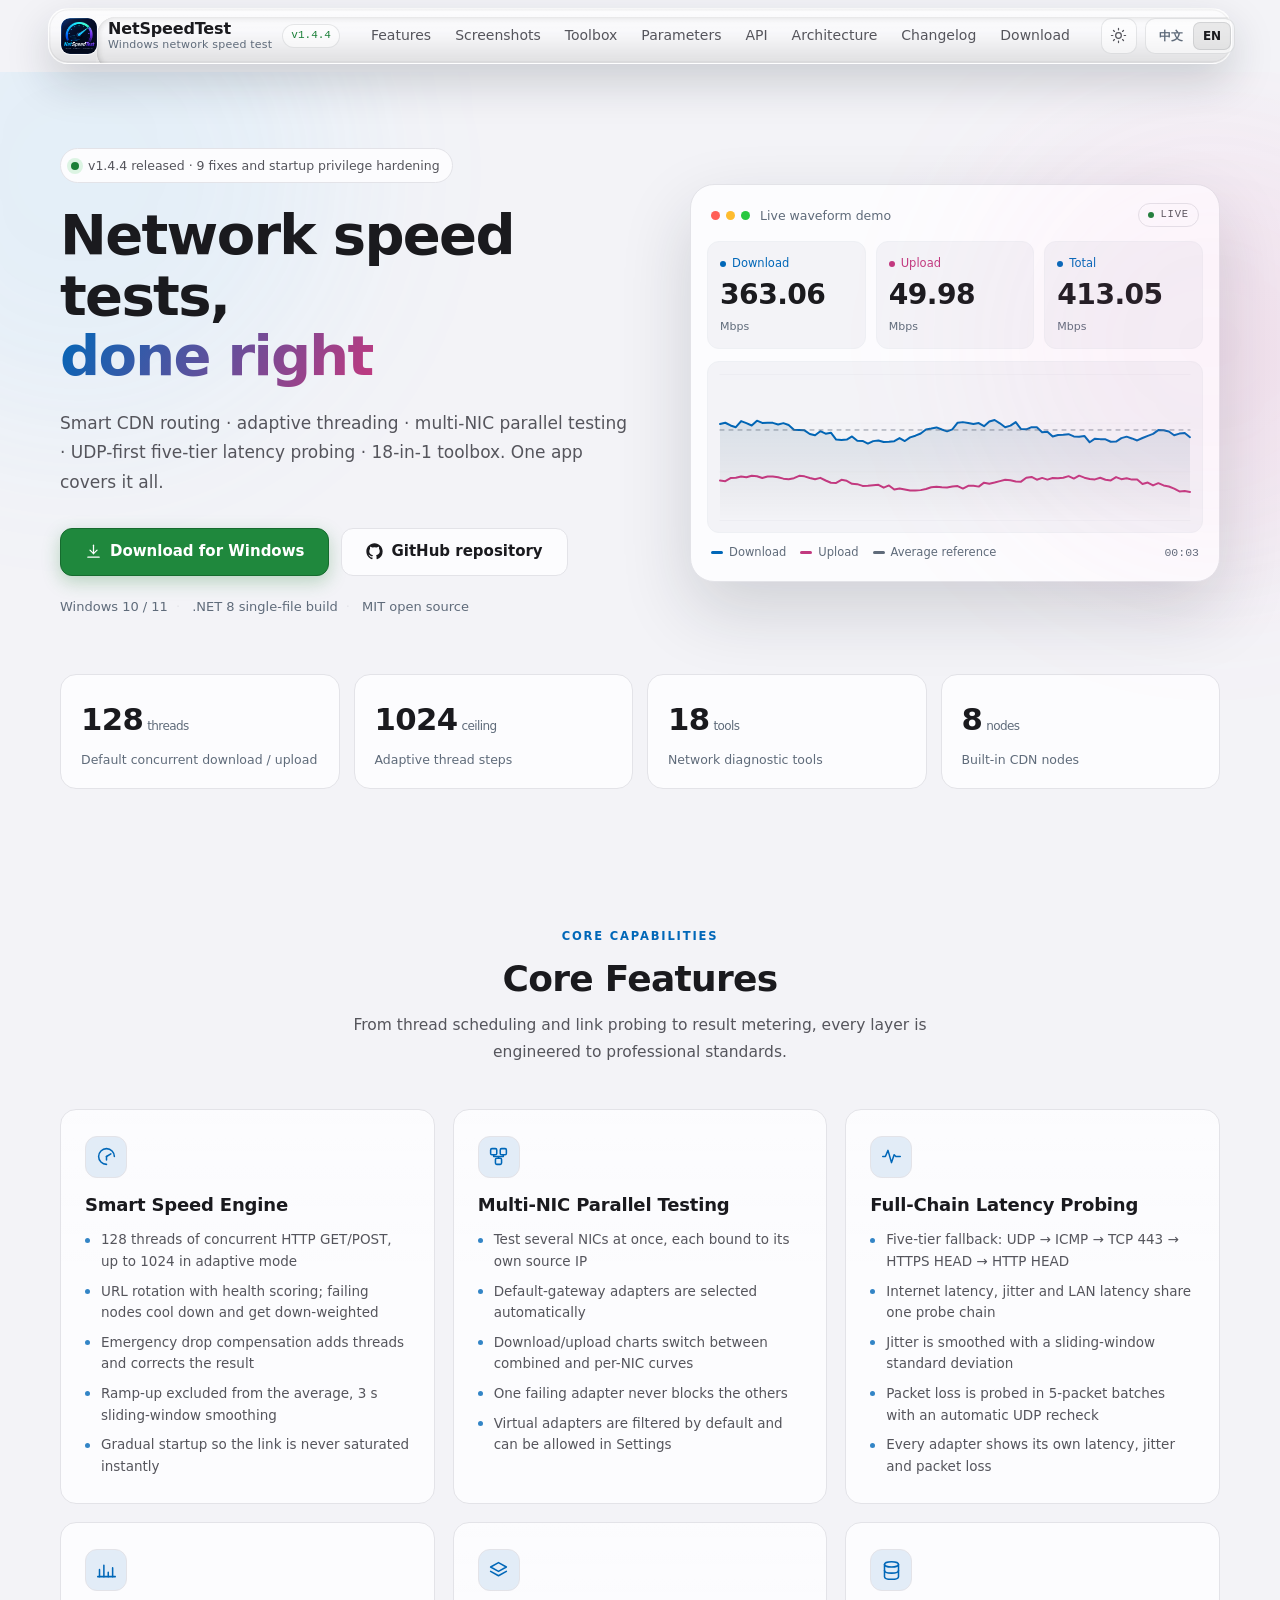
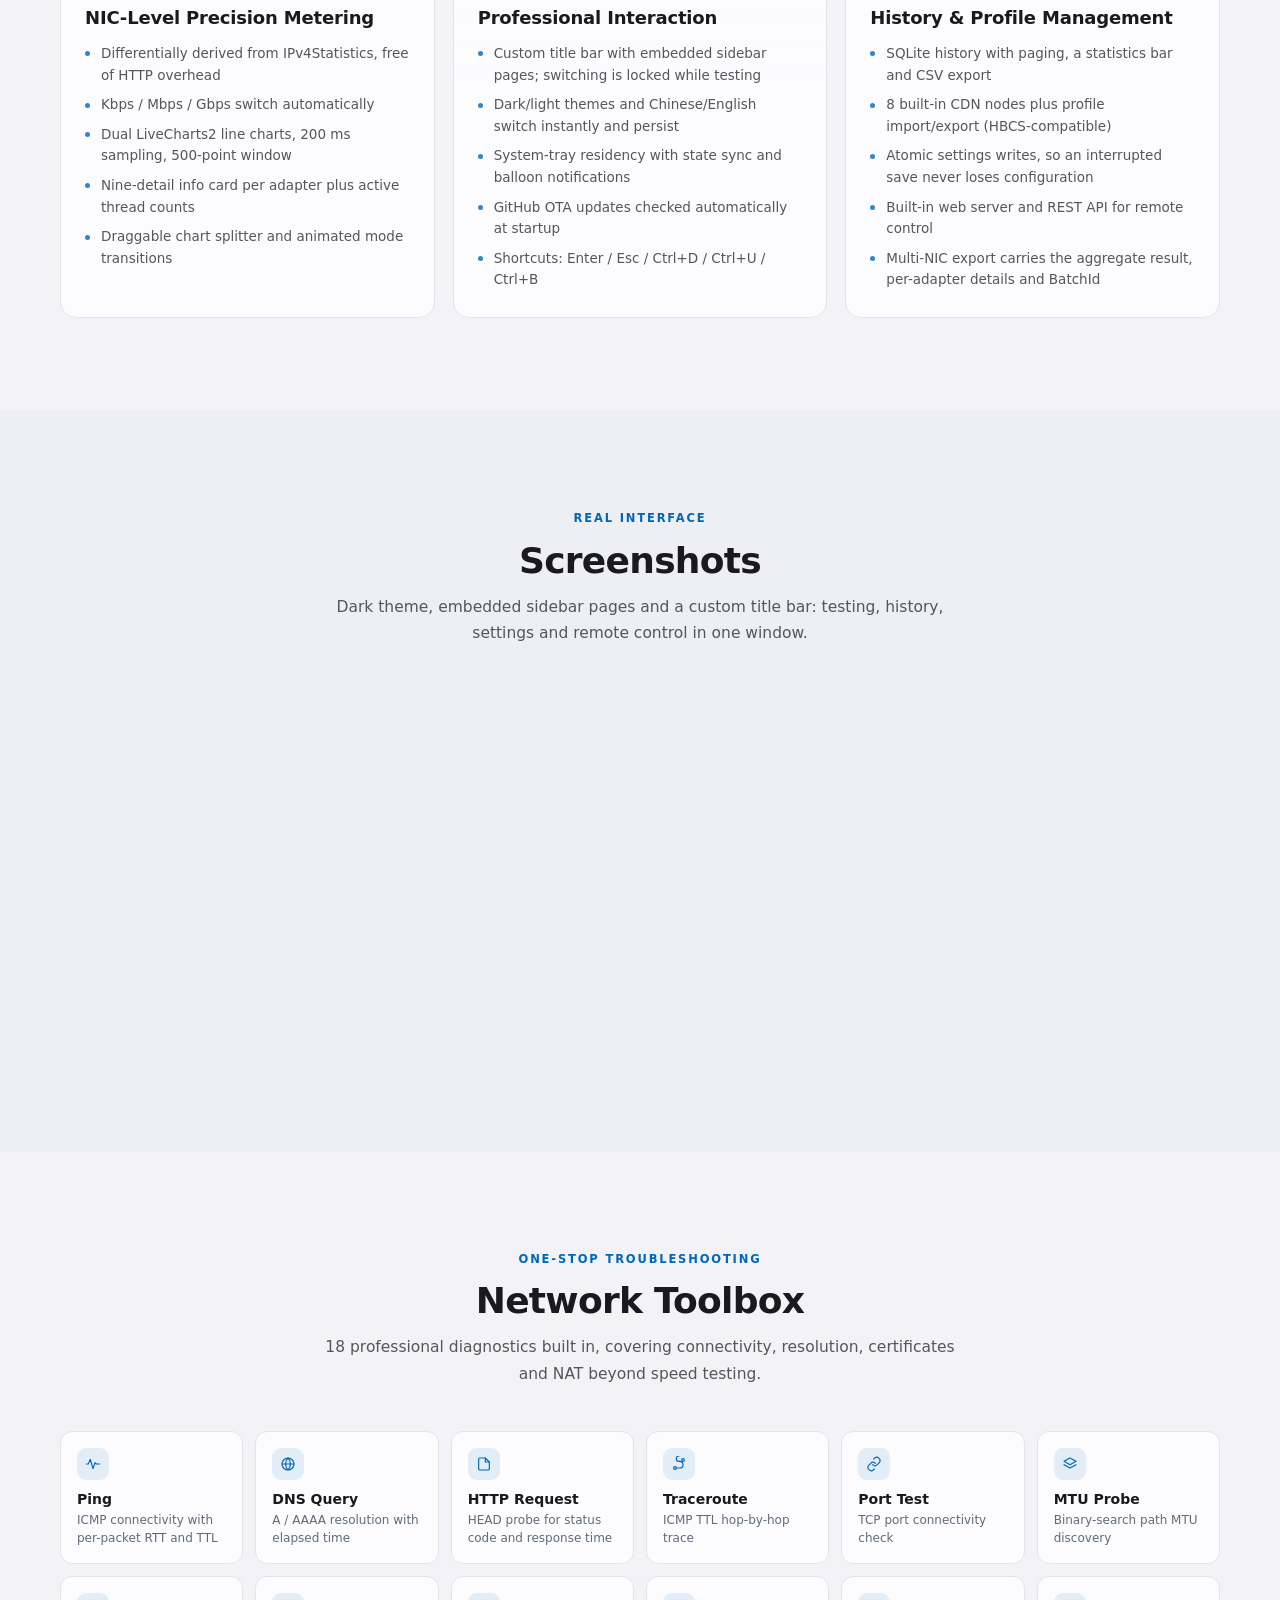
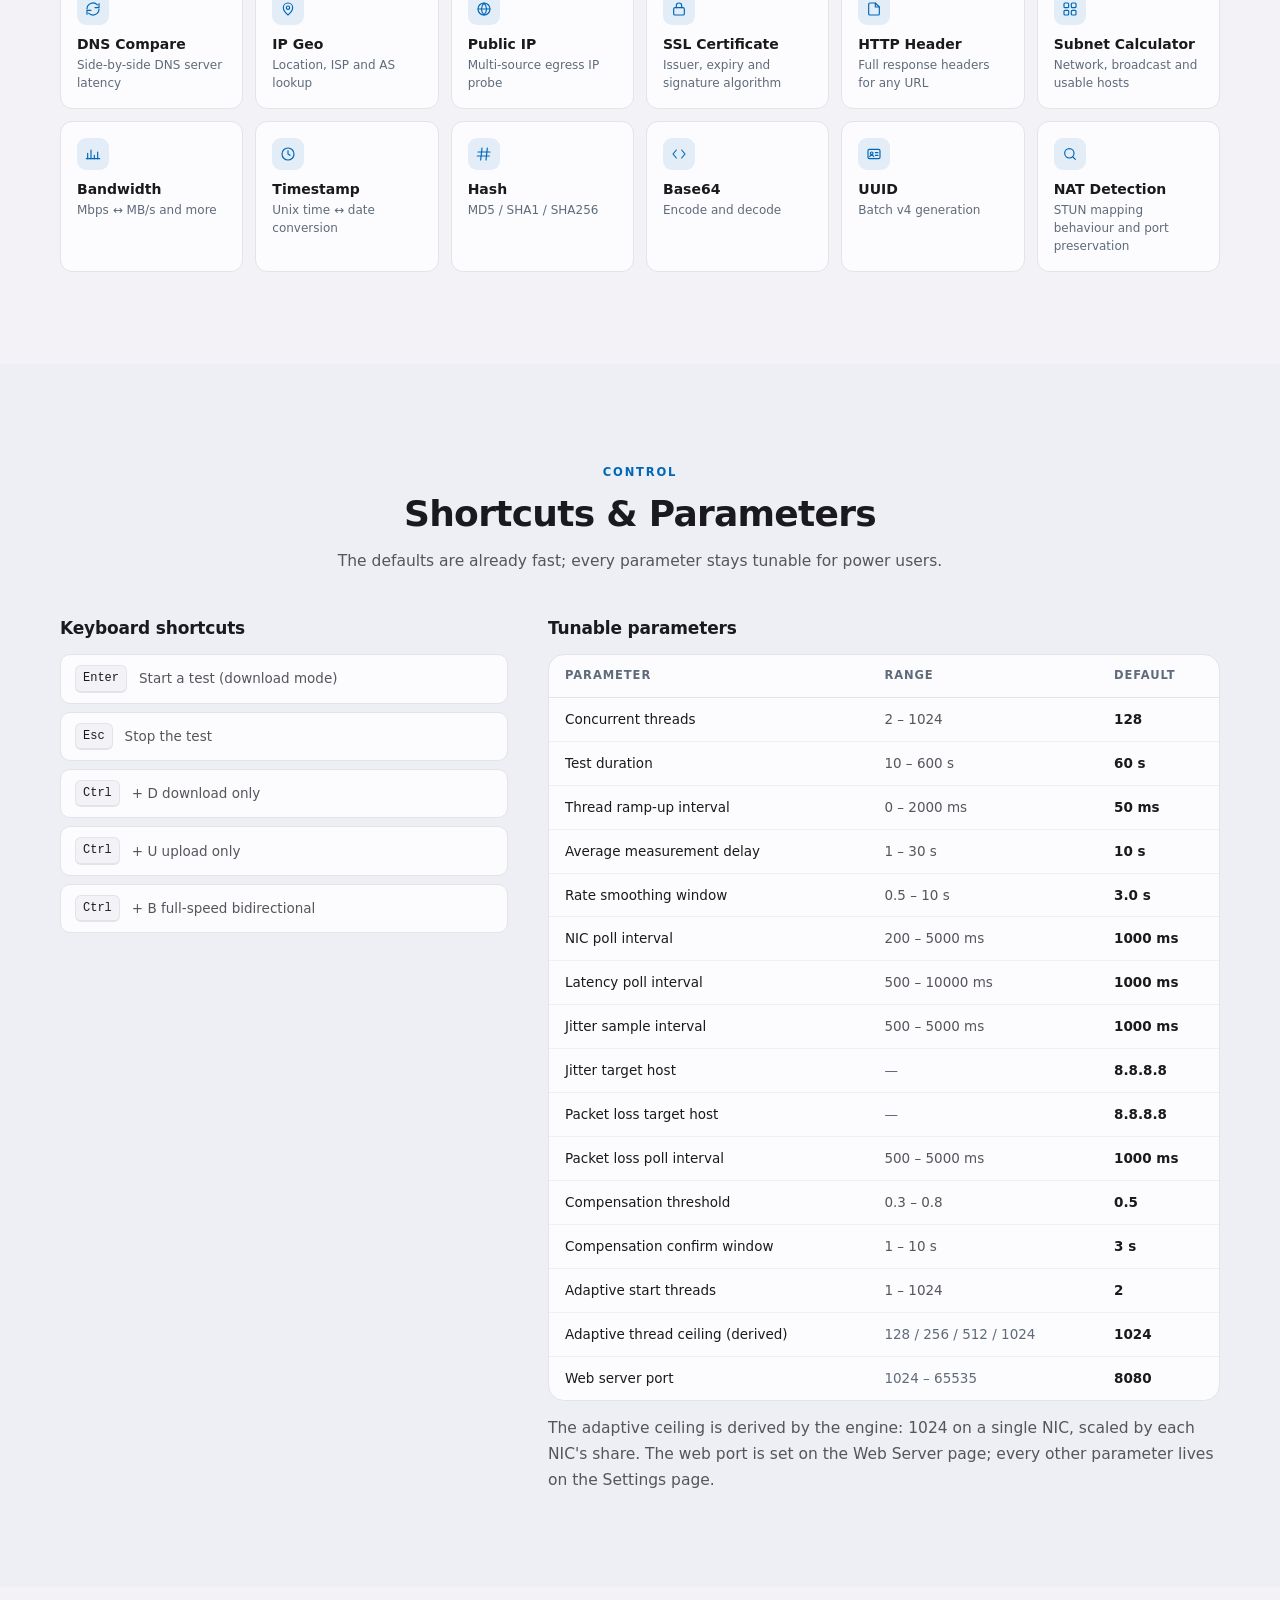
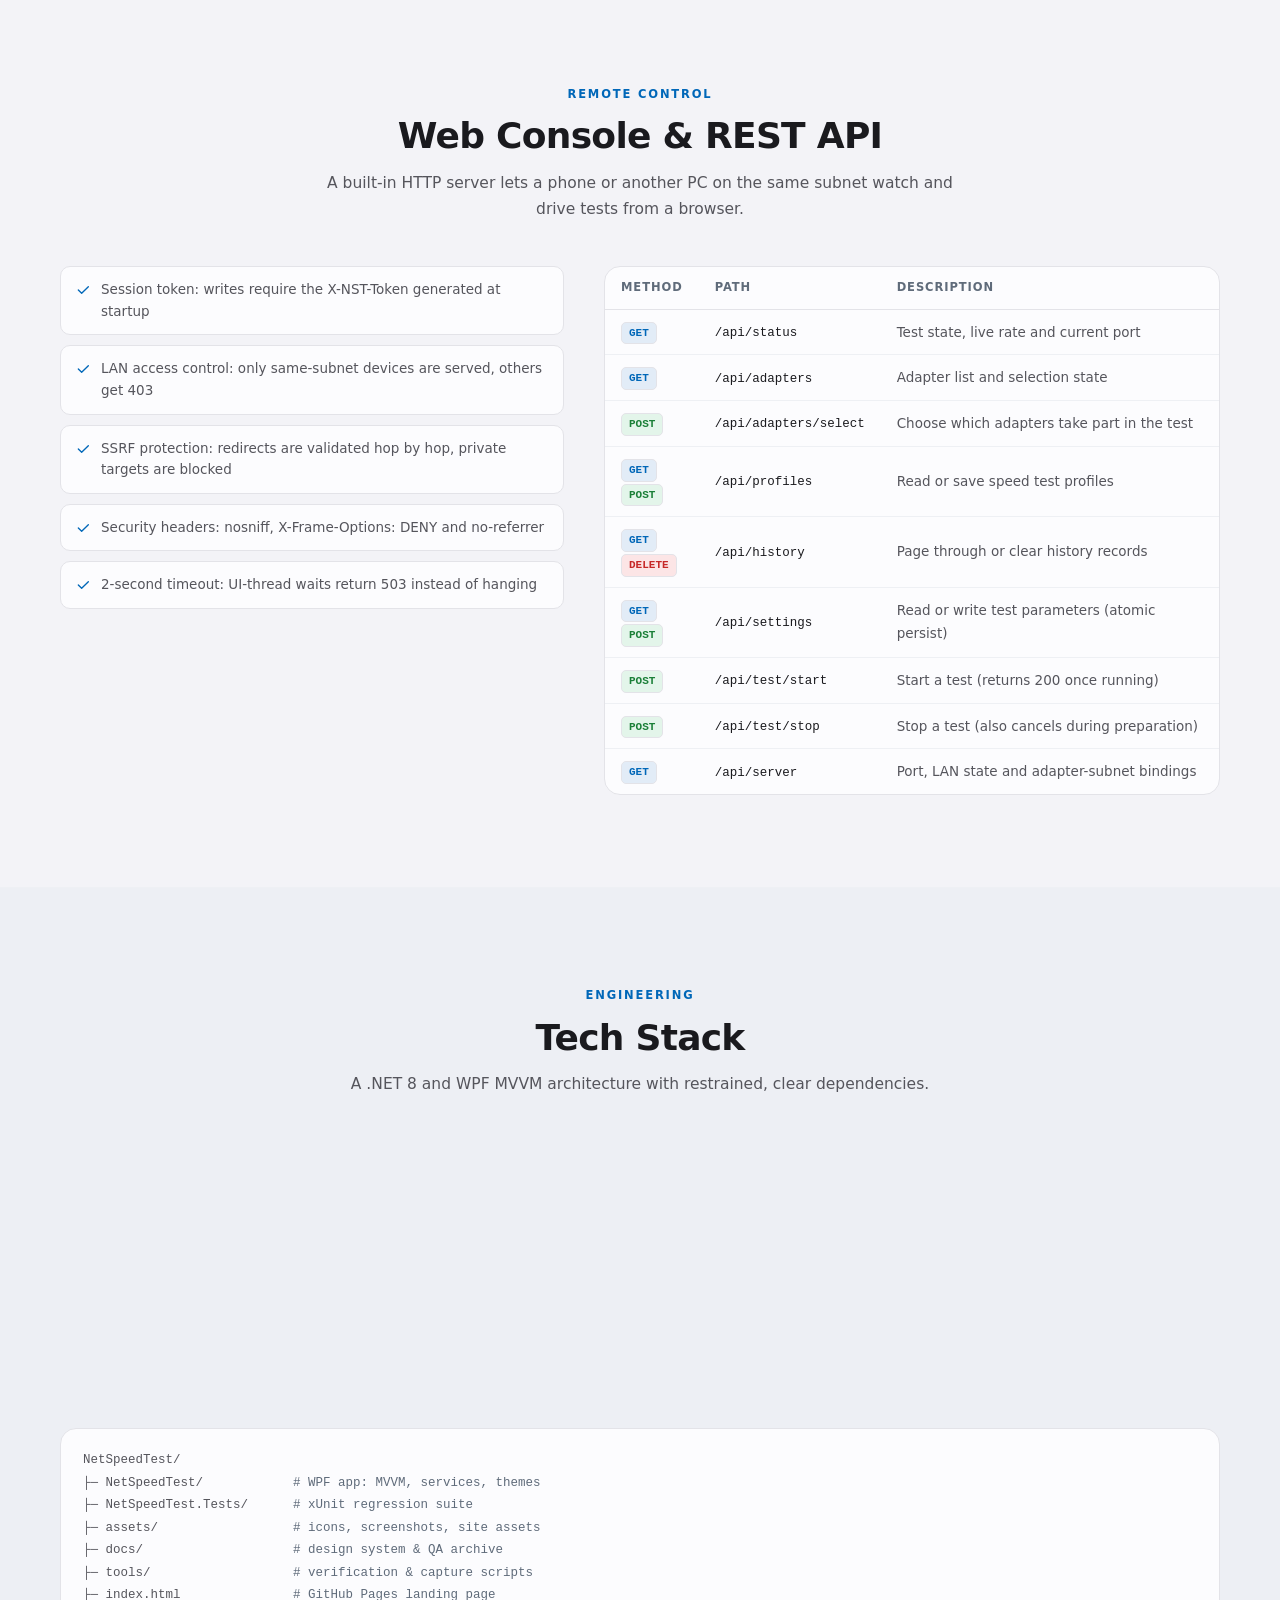
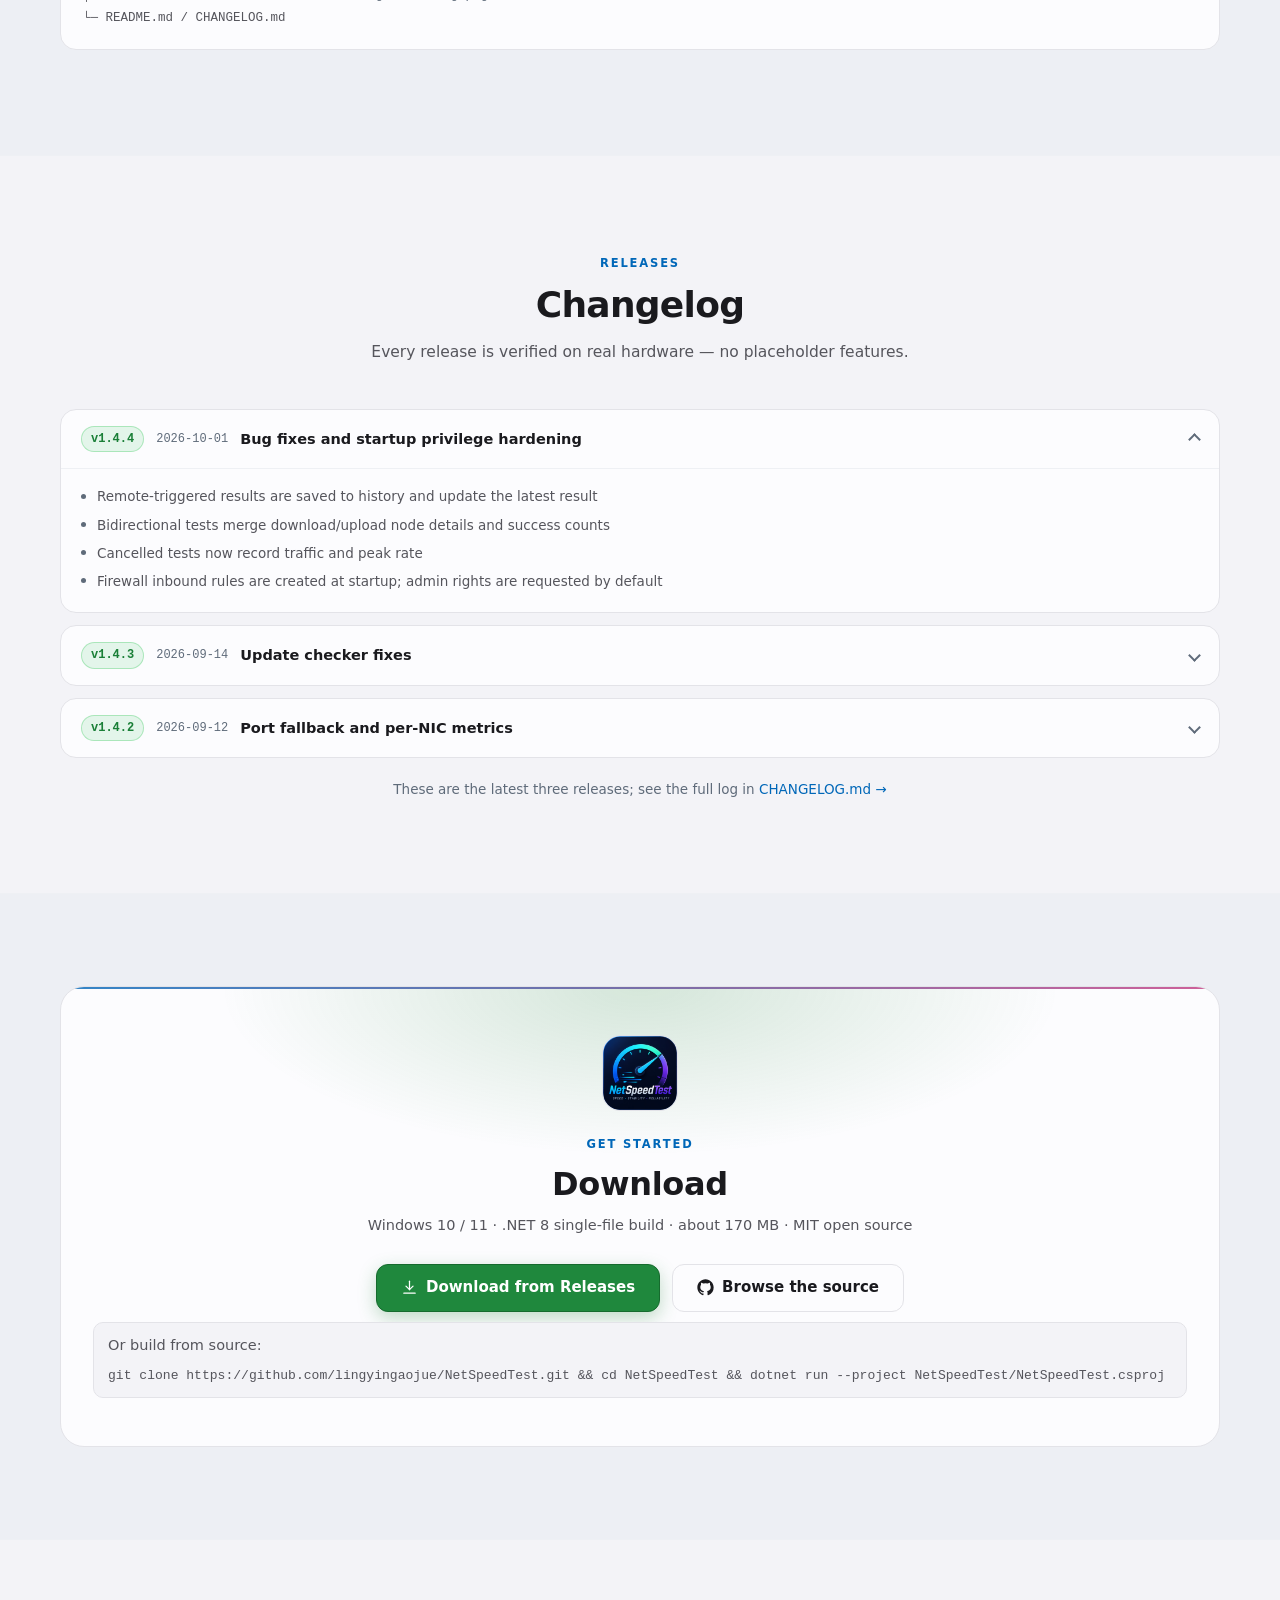
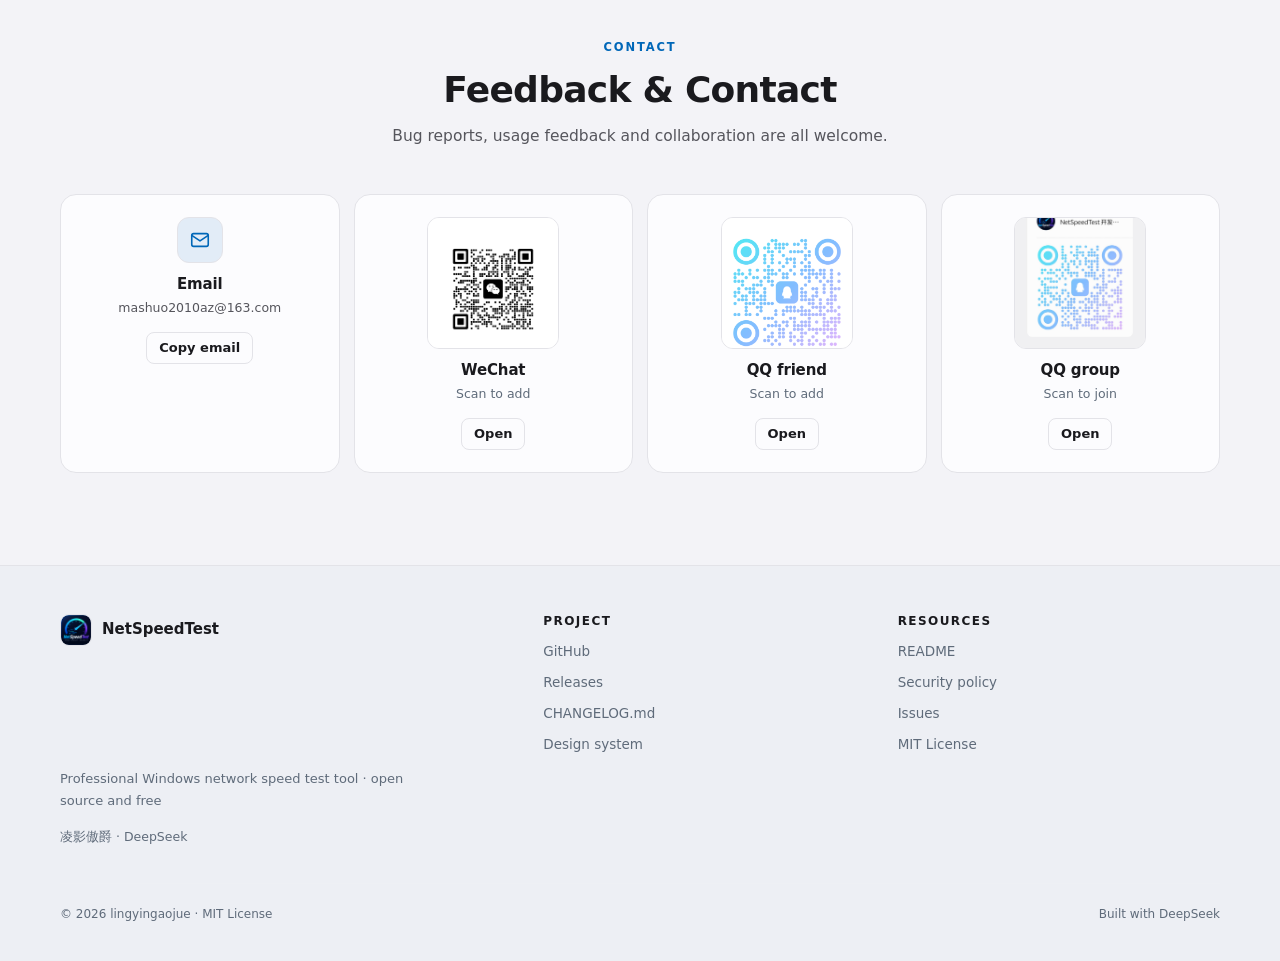
<file: index.html>
<!DOCTYPE html>
<html lang="zh-CN" data-theme="dark" data-lang="zh">
<head>
  <meta charset="UTF-8" />
  <meta name="viewport" content="width=device-width, initial-scale=1.0" />
  <title>NetSpeedTest — Windows 专业级网络测速工具</title>
  <meta name="description" content="NetSpeedTest 是一款开源免费的 Windows 桌面网络测速工具：128 线程智能测速引擎、多网卡并行测速、UDP 优先五层延迟探测、18 合 1 网络工具箱与 Web 远程控制台。" />
  <meta name="theme-color" content="#1c1c1e" />
  <link rel="canonical" href="https://lingyingaojue.github.io/NetSpeedTest/" />
  <meta property="og:type" content="website" />
  <meta property="og:url" content="https://lingyingaojue.github.io/NetSpeedTest/" />
  <meta property="og:title" content="NetSpeedTest — Windows 专业级网络测速工具" />
  <meta property="og:description" content="128 线程智能测速引擎、多网卡并行测速、UDP 五层延迟探测、18 合 1 工具箱，开源免费。" />
  <meta property="og:image" content="https://lingyingaojue.github.io/NetSpeedTest/assets/og-cover.png" />
  <meta property="og:image:width" content="1200" />
  <meta property="og:image:height" content="630" />
  <meta name="twitter:card" content="summary_large_image" />
  <meta name="twitter:title" content="NetSpeedTest — Windows 专业级网络测速工具" />
  <meta name="twitter:description" content="128 线程智能测速引擎、多网卡并行测速、UDP 五层延迟探测、18 合 1 工具箱，开源免费。" />
  <meta name="twitter:image" content="https://lingyingaojue.github.io/NetSpeedTest/assets/og-cover.png" />
  <link rel="icon" href="assets/site-icon.svg" type="image/svg+xml" />
  <link rel="icon" href="assets/favicon-32.png" sizes="32x32" type="image/png" />
  <link rel="apple-touch-icon" href="assets/apple-touch-icon.png" />
  <link rel="stylesheet" href="assets/site.css" />
  <script>
    /* 在首屏渲染前恢复主题与语言，避免闪烁；无 JS 时中文内容默认可见。 */
    (function () {
      var root = document.documentElement;
      root.classList.add("js");
      try {
        var params = new URLSearchParams(window.location.search);
        var theme = params.get("theme") || localStorage.getItem("nst-site-theme");
        if (theme !== "light" && theme !== "dark") {
          theme = window.matchMedia && window.matchMedia("(prefers-color-scheme: light)").matches ? "light" : "dark";
        }
        root.setAttribute("data-theme", theme);

        var lang = params.get("lang") || localStorage.getItem("nst-site-lang");
        if (lang !== "zh" && lang !== "en") {
          lang = /^zh\b/i.test(navigator.language || "") ? "zh" : "en";
        }
        root.setAttribute("data-lang", lang);
        root.setAttribute("lang", lang === "zh" ? "zh-CN" : "en");

        var glass = params.get("glass");
        if (glass === "off") {
          root.setAttribute("data-hyalite", "off");
        } else if (glass === "on") {
          root.setAttribute("data-hyalite", "force");
        }
      } catch (e) { /* localStorage 不可用时保持默认 */ }
    })();
  </script>
</head>
<body>
  <svg class="sprite" aria-hidden="true" focusable="false" style="position:absolute;width:0;height:0;overflow:hidden">
    <symbol id="i-speed" viewBox="0 0 24 24" fill="none" stroke="currentColor" stroke-width="1.75" stroke-linecap="round" stroke-linejoin="round"><path d="M12 21a9 9 0 1 1 9-9"/><path d="M12 12l5-3"/><path d="M12 12v4"/></symbol>
    <symbol id="i-network" viewBox="0 0 24 24" fill="none" stroke="currentColor" stroke-width="1.75" stroke-linecap="round" stroke-linejoin="round"><rect x="3" y="3" width="7" height="7" rx="1.5"/><rect x="14" y="3" width="7" height="7" rx="1.5"/><rect x="8.5" y="14" width="7" height="7" rx="1.5"/><path d="M6.5 10v2h11v-2M12 12v2"/></symbol>
    <symbol id="i-wave" viewBox="0 0 24 24" fill="none" stroke="currentColor" stroke-width="1.75" stroke-linecap="round" stroke-linejoin="round"><path d="M2 12h3l3-7 4 14 3-9 2 2h5"/></symbol>
    <symbol id="i-chart" viewBox="0 0 24 24" fill="none" stroke="currentColor" stroke-width="1.75" stroke-linecap="round" stroke-linejoin="round"><path d="M4 19V11M9 19V6M14 19v-5M19 19V9"/><path d="M2 19h20"/></symbol>
    <symbol id="i-layers" viewBox="0 0 24 24" fill="none" stroke="currentColor" stroke-width="1.75" stroke-linecap="round" stroke-linejoin="round"><path d="M12 3l9 5-9 5-9-5 9-5z"/><path d="M3 13l9 5 9-5"/></symbol>
    <symbol id="i-database" viewBox="0 0 24 24" fill="none" stroke="currentColor" stroke-width="1.75" stroke-linecap="round" stroke-linejoin="round"><ellipse cx="12" cy="5" rx="8" ry="3"/><path d="M4 5v14c0 1.7 3.6 3 8 3s8-1.3 8-3V5"/><path d="M4 12c0 1.7 3.6 3 8 3s8-1.3 8-3"/></symbol>
    <symbol id="i-download" viewBox="0 0 24 24" fill="none" stroke="currentColor" stroke-width="1.75" stroke-linecap="round" stroke-linejoin="round"><path d="M12 3v12"/><path d="M7 10l5 5 5-5"/><path d="M4 20h16"/></symbol>
    <symbol id="i-github" viewBox="0 0 24 24" fill="currentColor"><path d="M12 .5C5.65.5.5 5.65.5 12c0 5.08 3.29 9.39 7.86 10.91.58.11.79-.25.79-.56v-2c-3.2.7-3.87-1.54-3.87-1.54-.52-1.33-1.28-1.68-1.28-1.68-1.04-.71.08-.7.08-.7 1.15.08 1.76 1.18 1.76 1.18 1.03 1.76 2.69 1.25 3.35.96.1-.75.4-1.25.72-1.54-2.55-.29-5.24-1.28-5.24-5.69 0-1.26.45-2.28 1.18-3.09-.12-.29-.51-1.46.11-3.05 0 0 .97-.31 3.17 1.18a11.1 11.1 0 0 1 5.78 0c2.2-1.49 3.17-1.18 3.17-1.18.62 1.59.23 2.76.11 3.05.74.81 1.18 1.83 1.18 3.09 0 4.42-2.7 5.39-5.27 5.68.42.36.79 1.06.79 2.14v3.17c0 .31.21.68.8.56A11.52 11.52 0 0 0 23.5 12C23.5 5.65 18.35.5 12 .5Z"/></symbol>
    <symbol id="i-star" viewBox="0 0 24 24" fill="none" stroke="currentColor" stroke-width="1.75" stroke-linecap="round" stroke-linejoin="round"><path d="M12 3l2.7 6.3 6.8.6-5.2 4.5 1.6 6.7L12 17.6 6.1 21l1.6-6.7L2.5 9.9l6.8-.6L12 3z"/></symbol>
    <symbol id="i-moon" viewBox="0 0 24 24" fill="none" stroke="currentColor" stroke-width="1.75" stroke-linecap="round" stroke-linejoin="round"><path d="M20 14.5A8.5 8.5 0 1 1 9.5 4a7 7 0 0 0 10.5 10.5z"/></symbol>
    <symbol id="i-sun" viewBox="0 0 24 24" fill="none" stroke="currentColor" stroke-width="1.75" stroke-linecap="round" stroke-linejoin="round"><circle cx="12" cy="12" r="4"/><path d="M12 2v2M12 20v2M4.9 4.9l1.4 1.4M17.7 17.7l1.4 1.4M2 12h2M20 12h2M4.9 19.1l1.4-1.4M17.7 6.3l1.4-1.4"/></symbol>
    <symbol id="i-check" viewBox="0 0 24 24" fill="none" stroke="currentColor" stroke-width="2" stroke-linecap="round" stroke-linejoin="round"><path d="M5 12l5 5L20 7"/></symbol>
    <symbol id="i-copy" viewBox="0 0 24 24" fill="none" stroke="currentColor" stroke-width="1.75" stroke-linecap="round" stroke-linejoin="round"><rect x="9" y="9" width="12" height="12" rx="2"/><path d="M5 15H4a1 1 0 0 1-1-1V4a1 1 0 0 1 1-1h10a1 1 0 0 1 1 1v1"/></symbol>
    <symbol id="i-mail" viewBox="0 0 24 24" fill="none" stroke="currentColor" stroke-width="1.75" stroke-linecap="round" stroke-linejoin="round"><rect x="3" y="5" width="18" height="14" rx="2"/><path d="M3 7l9 6 9-6"/></symbol>
    <symbol id="i-external" viewBox="0 0 24 24" fill="none" stroke="currentColor" stroke-width="1.75" stroke-linecap="round" stroke-linejoin="round"><path d="M14 4h6v6"/><path d="M20 4L10 14"/><path d="M18 14v5a1 1 0 0 1-1 1H5a1 1 0 0 1-1-1V7a1 1 0 0 1 1-1h5"/></symbol>
    <symbol id="i-shield" viewBox="0 0 24 24" fill="none" stroke="currentColor" stroke-width="1.75" stroke-linecap="round" stroke-linejoin="round"><path d="M12 3l8 3v6c0 4.5-3.2 7.7-8 9-4.8-1.3-8-4.5-8-9V6l8-3z"/><path d="M9 12l2 2 4-4"/></symbol>
    <symbol id="i-globe" viewBox="0 0 24 24" fill="none" stroke="currentColor" stroke-width="1.75" stroke-linecap="round" stroke-linejoin="round"><circle cx="12" cy="12" r="9"/><path d="M3 12h18"/><path d="M12 3c2.5 2.5 3.8 5.7 3.8 9S14.5 18.5 12 21c-2.5-2.5-3.8-5.7-3.8-9S9.5 5.5 12 3z"/></symbol>
    <symbol id="i-link" viewBox="0 0 24 24" fill="none" stroke="currentColor" stroke-width="1.75" stroke-linecap="round" stroke-linejoin="round"><path d="M10 13a5 5 0 0 0 7 0l3-3a5 5 0 0 0-7-7l-1.5 1.5"/><path d="M14 11a5 5 0 0 0-7 0l-3 3a5 5 0 0 0 7 7l1.5-1.5"/></symbol>
    <symbol id="i-route" viewBox="0 0 24 24" fill="none" stroke="currentColor" stroke-width="1.75" stroke-linecap="round" stroke-linejoin="round"><circle cx="6" cy="18" r="2"/><circle cx="18" cy="6" r="2"/><path d="M8 18h5a5 5 0 0 0 0-10h-1a4 4 0 0 1 0-8"/></symbol>
    <symbol id="i-refresh" viewBox="0 0 24 24" fill="none" stroke="currentColor" stroke-width="1.75" stroke-linecap="round" stroke-linejoin="round"><path d="M21 12a9 9 0 0 1-15.5 6.2M3 12a9 9 0 0 1 15.5-6.2"/><path d="M21 4v6h-6M3 20v-6h6"/></symbol>
    <symbol id="i-pin" viewBox="0 0 24 24" fill="none" stroke="currentColor" stroke-width="1.75" stroke-linecap="round" stroke-linejoin="round"><path d="M12 21s7-6.3 7-11a7 7 0 1 0-14 0c0 4.7 7 11 7 11z"/><circle cx="12" cy="10" r="2.5"/></symbol>
    <symbol id="i-lock" viewBox="0 0 24 24" fill="none" stroke="currentColor" stroke-width="1.75" stroke-linecap="round" stroke-linejoin="round"><rect x="4" y="10" width="16" height="11" rx="2"/><path d="M8 10V7a4 4 0 0 1 8 0v3"/></symbol>
    <symbol id="i-file" viewBox="0 0 24 24" fill="none" stroke="currentColor" stroke-width="1.75" stroke-linecap="round" stroke-linejoin="round"><path d="M14 3H6a2 2 0 0 0-2 2v14a2 2 0 0 0 2 2h12a2 2 0 0 0 2-2V9l-6-6z"/><path d="M14 3v6h6"/></symbol>
    <symbol id="i-grid" viewBox="0 0 24 24" fill="none" stroke="currentColor" stroke-width="1.75" stroke-linecap="round" stroke-linejoin="round"><rect x="3" y="3" width="7" height="7" rx="1.5"/><rect x="14" y="3" width="7" height="7" rx="1.5"/><rect x="3" y="14" width="7" height="7" rx="1.5"/><rect x="14" y="14" width="7" height="7" rx="1.5"/></symbol>
    <symbol id="i-clock" viewBox="0 0 24 24" fill="none" stroke="currentColor" stroke-width="1.75" stroke-linecap="round" stroke-linejoin="round"><circle cx="12" cy="12" r="9"/><path d="M12 7v5l3 2"/></symbol>
    <symbol id="i-hash" viewBox="0 0 24 24" fill="none" stroke="currentColor" stroke-width="1.75" stroke-linecap="round" stroke-linejoin="round"><path d="M9 3L7 21M17 3l-2 18M3 9h18M2 15h18"/></symbol>
    <symbol id="i-code" viewBox="0 0 24 24" fill="none" stroke="currentColor" stroke-width="1.75" stroke-linecap="round" stroke-linejoin="round"><path d="M8 6l-5 6 5 6"/><path d="M16 6l5 6-5 6"/></symbol>
    <symbol id="i-id" viewBox="0 0 24 24" fill="none" stroke="currentColor" stroke-width="1.75" stroke-linecap="round" stroke-linejoin="round"><rect x="3" y="5" width="18" height="14" rx="2"/><circle cx="8.5" cy="11" r="2"/><path d="M5.5 16c.6-1.6 1.7-2.4 3-2.4s2.4.8 3 2.4"/><path d="M14 10h4M14 14h4"/></symbol>
    <symbol id="i-search" viewBox="0 0 24 24" fill="none" stroke="currentColor" stroke-width="1.75" stroke-linecap="round" stroke-linejoin="round"><circle cx="11" cy="11" r="7"/><path d="M20 20l-3.5-3.5"/></symbol>
    <symbol id="i-terminal" viewBox="0 0 24 24" fill="none" stroke="currentColor" stroke-width="1.75" stroke-linecap="round" stroke-linejoin="round"><rect x="3" y="4" width="18" height="16" rx="2"/><path d="M7 9l3 3-3 3M13 15h4"/></symbol>
    <symbol id="i-server" viewBox="0 0 24 24" fill="none" stroke="currentColor" stroke-width="1.75" stroke-linecap="round" stroke-linejoin="round"><rect x="3" y="4" width="18" height="7" rx="2"/><rect x="3" y="13" width="18" height="7" rx="2"/><path d="M7 7.5h.01M7 16.5h.01"/></symbol>
    <symbol id="i-cpu" viewBox="0 0 24 24" fill="none" stroke="currentColor" stroke-width="1.75" stroke-linecap="round" stroke-linejoin="round"><rect x="6" y="6" width="12" height="12" rx="2"/><rect x="9.5" y="9.5" width="5" height="5"/><path d="M9 2v2M15 2v2M9 20v2M15 20v2M2 9h2M2 15h2M20 9h2M20 15h2"/></symbol>
    <symbol id="i-arrow" viewBox="0 0 24 24" fill="none" stroke="currentColor" stroke-width="1.75" stroke-linecap="round" stroke-linejoin="round"><path d="M5 12h14"/><path d="M13 6l6 6-6 6"/></symbol>
  </svg>

  <a class="skip-link" href="#main" data-i18n="header.skip">跳到主要内容</a>

  <header class="site-header" id="siteHeader">
    <div class="nav-glass" id="navGlass" aria-hidden="true"></div>
    <div class="container header-inner">
      <a class="brand" href="#top" aria-label="NetSpeedTest">
        <img src="assets/app-icon.png" alt="" width="38" height="38" />
        <span class="brand-text">
          <strong>NetSpeedTest</strong>
          <span data-i18n="brand.sub">Windows 网络测速</span>
        </span>
        <span class="version-chip" id="siteVersion">v1.4.4</span>
      </a>

      <button class="nav-toggle" id="navToggle" type="button" aria-expanded="false" aria-controls="siteNav"
              data-i18n-aria="header.menu" aria-label="打开导航菜单">
        <span></span><span></span><span></span>
      </button>

      <nav class="site-nav" id="siteNav" data-i18n-aria="header.nav" aria-label="主导航">
        <a href="#features" data-i18n="nav.features">核心特性</a>
        <a href="#screenshot" data-i18n="nav.screenshot">界面预览</a>
        <a href="#toolbox" data-i18n="nav.toolbox">工具箱</a>
        <a href="#reference" data-i18n="nav.reference">参数</a>
        <a href="#api" data-i18n="nav.api">接口</a>
        <a href="#architecture" data-i18n="nav.architecture">架构</a>
        <a href="#changelog" data-i18n="nav.changelog">更新日志</a>
        <a href="#download" data-i18n="nav.download">下载</a>
      </nav>

      <div class="header-tools">
        <button class="icon-btn" id="themeToggle" type="button"
                data-i18n-aria="header.theme" data-i18n-title="header.theme" aria-label="切换主题" title="切换主题">
          <svg class="icon-moon" aria-hidden="true"><use href="#i-moon"></use></svg>
          <svg class="icon-sun" aria-hidden="true"><use href="#i-sun"></use></svg>
        </button>
        <div class="lang-switch" role="group" data-i18n-aria="header.lang" aria-label="语言 / Language">
          <button type="button" data-lang="zh" class="is-active">中文</button>
          <button type="button" data-lang="en">EN</button>
        </div>
      </div>
    </div>
  </header>

  <main id="main">
    <!-- Hero -->
    <section class="hero" id="top">
      <div class="container">
        <div class="hero-grid">
          <div class="hero-copy">
            <span class="hero-badge">
              <span class="pulse-dot" aria-hidden="true"></span>
              <span data-i18n="hero.badge">v1.4.4 已发布 · 缺陷修复与启动权限加固</span>
            </span>
            <h1 data-i18n-html="hero.title">把网络测速<br />做到<span class="grad">专业级</span></h1>
            <p class="hero-subtitle" data-i18n="hero.sub">CDN 智能调度 · 自适应线程引擎 · 多网卡并行测速 · UDP 五层延迟探测 · 18 合 1 工具箱，一款工具全部搞定。</p>
            <div class="hero-actions">
              <a class="btn btn-primary btn-lg" href="https://github.com/lingyingaojue/NetSpeedTest/releases/latest">
                <svg aria-hidden="true"><use href="#i-download"></use></svg>
                <span data-i18n="hero.cta.download">下载 Windows 版</span>
              </a>
              <a class="btn btn-ghost btn-lg" href="https://github.com/lingyingaojue/NetSpeedTest">
                <svg aria-hidden="true"><use href="#i-github"></use></svg>
                <span data-i18n="hero.cta.github">GitHub 仓库</span>
              </a>
            </div>
            <p class="hero-meta">
              <span data-i18n="hero.meta.os">Windows 10 / 11</span><span class="sep">·</span>
              <span data-i18n="hero.meta.build">.NET 8 单文件发布</span><span class="sep">·</span>
              <span data-i18n="hero.meta.license">MIT 开源免费</span>
            </p>
          </div>

          <div class="hero-visual reveal">
            <div class="demo-card">
              <div class="demo-head">
                <span class="window-dots" aria-hidden="true"><i></i><i></i><i></i></span>
                <span data-i18n="demo.title">实时波形演示</span>
                <span class="live-tag"><i aria-hidden="true"></i><span data-i18n="demo.live">LIVE</span></span>
              </div>
              <div class="demo-values">
                <div class="demo-value">
                  <span class="demo-label download-label" data-i18n="demo.download">下载</span>
                  <strong id="demoDownload">0.00</strong>
                  <small>Mbps</small>
                </div>
                <div class="demo-value">
                  <span class="demo-label upload-label" data-i18n="demo.upload">上传</span>
                  <strong id="demoUpload">0.00</strong>
                  <small>Mbps</small>
                </div>
                <div class="demo-value">
                  <span class="demo-label total-label" data-i18n="demo.total">总速率</span>
                  <strong id="demoTotal">0.00</strong>
                  <small>Mbps</small>
                </div>
              </div>
              <canvas id="speedChart" width="640" height="344" data-i18n-aria="demo.chart" aria-label="模拟测速波形图" role="img"></canvas>
              <div class="demo-foot">
                <span class="legend"><i class="legend-download"></i><span data-i18n="demo.legend.download">下载</span></span>
                <span class="legend"><i class="legend-upload"></i><span data-i18n="demo.legend.upload">上传</span></span>
                <span class="legend"><i class="legend-avg"></i><span data-i18n="demo.legend.avg">均值参考线</span></span>
                <span id="demoElapsed">00:00</span>
              </div>
            </div>
          </div>
        </div>

        <div class="hero-stats">
          <div class="stat-item">
            <strong><span class="counter" data-target="128">128</span><em data-i18n="stats.threads.unit">线程</em></strong>
            <span data-i18n="stats.threads.label">默认并发下载 / 上传</span>
          </div>
          <div class="stat-item">
            <strong><span class="counter" data-target="1024">1024</span><em data-i18n="stats.adaptive.unit">上限</em></strong>
            <span data-i18n="stats.adaptive.label">自适应线程阶梯</span>
          </div>
          <div class="stat-item">
            <strong><span class="counter" data-target="18">18</span><em data-i18n="stats.tools.unit">种</em></strong>
            <span data-i18n="stats.tools.label">网络诊断工具</span>
          </div>
          <div class="stat-item">
            <strong><span class="counter" data-target="8">8</span><em data-i18n="stats.nodes.unit">个</em></strong>
            <span data-i18n="stats.nodes.label">内置 CDN 节点</span>
          </div>
        </div>
      </div>
    </section>

    <!-- Features -->
    <section class="section" id="features" data-section="features">
      <div class="container">
        <div class="section-head">
          <span class="kicker" data-i18n="features.kicker">核心能力</span>
          <h2 class="section-title" data-i18n="section.features.title">核心特性</h2>
          <p class="section-lede" data-i18n="features.lede">从线程调度、链路探测到结果计量，每一层都按专业标准实现。</p>
        </div>

        <div class="feature-grid">
          <article class="feature-card reveal">
            <span class="feature-icon"><svg aria-hidden="true"><use href="#i-speed"></use></svg></span>
            <h3 data-i18n="feature.engine.title">智能测速引擎</h3>
            <ul>
              <li data-i18n="feature.engine.b1">128 线程并发 HTTP GET / POST，自适应模式最高 1024</li>
              <li data-i18n="feature.engine.b2">URL 轮转调度 + 健康度评分，失败节点自动冷却降权</li>
              <li data-i18n="feature.engine.b3">掉速紧急补偿：自动加线程并修正结果</li>
              <li data-i18n="feature.engine.b4">跳过爬坡取均值 + 3 秒滑动窗口去毛刺</li>
              <li data-i18n="feature.engine.b5">渐变启动，避免瞬间占满带宽</li>
            </ul>
          </article>

          <article class="feature-card reveal">
            <span class="feature-icon"><svg aria-hidden="true"><use href="#i-network"></use></svg></span>
            <h3 data-i18n="feature.multinic.title">多网卡并行测速</h3>
            <ul>
              <li data-i18n="feature.multinic.b1">勾选多张网卡同时测速，各自绑定源 IP</li>
              <li data-i18n="feature.multinic.b2">默认优先选中带默认网关的网卡</li>
              <li data-i18n="feature.multinic.b3">下载 / 上传曲线支持「合计 / 单网卡」切换</li>
              <li data-i18n="feature.multinic.b4">单卡失败不影响其余网卡出结果</li>
              <li data-i18n="feature.multinic.b5">虚拟网卡默认过滤，可在设置中放行</li>
            </ul>
          </article>

          <article class="feature-card reveal">
            <span class="feature-icon"><svg aria-hidden="true"><use href="#i-wave"></use></svg></span>
            <h3 data-i18n="feature.latency.title">全链路延迟探测</h3>
            <ul>
              <li data-i18n="feature.latency.b1">五层回退：UDP → ICMP → TCP 443 → HTTPS HEAD → HTTP HEAD</li>
              <li data-i18n="feature.latency.b2">外网延迟、抖动、内网延迟共用同一探测链路</li>
              <li data-i18n="feature.latency.b3">抖动按滑动窗口标准差实时平滑</li>
              <li data-i18n="feature.latency.b4">丢包率 5 包 / 批轮询，首轮全失败自动 UDP 复核</li>
              <li data-i18n="feature.latency.b5">每张网卡独立呈现延迟、抖动与丢包率</li>
            </ul>
          </article>

          <article class="feature-card reveal">
            <span class="feature-icon"><svg aria-hidden="true"><use href="#i-chart"></use></svg></span>
            <h3 data-i18n="feature.metering.title">NIC 级精准计量</h3>
            <ul>
              <li data-i18n="feature.metering.b1">基于 IPv4Statistics 差分计算，排除 HTTP 协议开销</li>
              <li data-i18n="feature.metering.b2">Kbps / Mbps / Gbps 自动切换</li>
              <li data-i18n="feature.metering.b3">LiveCharts2 双折线图，200 ms 采样、500 点滑动窗口</li>
              <li data-i18n="feature.metering.b4">每网卡 9 项详情信息卡 + 活跃线程计数</li>
              <li data-i18n="feature.metering.b5">下载 / 上传图表可拖拽分割线，模式切换带过渡动画</li>
            </ul>
          </article>

          <article class="feature-card reveal">
            <span class="feature-icon"><svg aria-hidden="true"><use href="#i-layers"></use></svg></span>
            <h3 data-i18n="feature.ux.title">专业交互体验</h3>
            <ul>
              <li data-i18n="feature.ux.b1">自绘标题栏 + 侧边栏内嵌页，测速中禁用页面切换</li>
              <li data-i18n="feature.ux.b2">深 / 浅主题与中英双语即时切换并持久化</li>
              <li data-i18n="feature.ux.b3">系统托盘驻留、状态联动与气泡通知</li>
              <li data-i18n="feature.ux.b4">GitHub OTA 在线升级，启动自动检查</li>
              <li data-i18n="feature.ux.b5">快捷键 Enter / Esc / Ctrl+D / Ctrl+U / Ctrl+B</li>
            </ul>
          </article>

          <article class="feature-card reveal">
            <span class="feature-icon"><svg aria-hidden="true"><use href="#i-database"></use></svg></span>
            <h3 data-i18n="feature.history.title">历史与配置管理</h3>
            <ul>
              <li data-i18n="feature.history.b1">SQLite 持久化历史，分页、统计栏与 CSV 导出</li>
              <li data-i18n="feature.history.b2">8 个内置 CDN 节点，自定义配置导入 / 导出（兼容 HBCS）</li>
              <li data-i18n="feature.history.b3">设置原子写入，异常中断不丢配置</li>
              <li data-i18n="feature.history.b4">内置 Web 服务器 + REST API 远程控制</li>
              <li data-i18n="feature.history.b5">多网卡导出包含聚合结果、每卡明细与 BatchId</li>
            </ul>
          </article>
        </div>
      </div>
    </section>

    <!-- Screenshot -->
    <section class="section section-alt" id="screenshot" data-section="screenshot">
      <div class="container">
        <div class="section-head">
          <span class="kicker" data-i18n="screenshot.kicker">真实界面</span>
          <h2 class="section-title" data-i18n="section.screenshot.title">界面预览</h2>
          <p class="section-lede" data-i18n="screenshot.lede">暗色主题 · 侧边栏内嵌页 · 自绘标题栏，测速、历史、设置与远程控制都在一个窗口完成。</p>
        </div>
        <div class="shot-grid">
          <figure class="shot reveal">
            <img src="assets/screenshot.png" alt="NetSpeedTest 主界面" width="1280" height="720" loading="lazy" />
            <figcaption><strong data-i18n="screenshot.main.title">主界面</strong><span data-i18n="screenshot.main.caption">选择测速模式，勾选多张网卡后一键开始。</span></figcaption>
          </figure>
          <figure class="shot reveal">
            <img src="assets/screenshots/settings.png" alt="NetSpeedTest 设置页" width="1280" height="720" loading="lazy" />
            <figcaption><strong data-i18n="screenshot.settings.title">设置</strong><span data-i18n="screenshot.settings.caption">并发线程、测速时长与补偿参数逐项可调。</span></figcaption>
          </figure>
        </div>
      </div>
    </section>

    <!-- Toolbox -->
    <section class="section" id="toolbox" data-section="toolbox">
      <div class="container">
        <div class="section-head">
          <span class="kicker" data-i18n="toolbox.kicker">一站式排查</span>
          <h2 class="section-title" data-i18n="section.toolbox.title">网络工具箱</h2>
          <p class="section-lede" data-i18n="toolbox.lede">内置 18 种专业网络诊断工具，测速之外的连通性、解析、证书与 NAT 排查同样覆盖。</p>
        </div>
        <div class="tool-grid" id="toolboxGrid" data-toolbox data-count="18">
          <div class="tool-item reveal" data-tool="Ping"><span class="tool-icon"><svg aria-hidden="true"><use href="#i-wave"></use></svg></span><div><strong data-i18n="tool.ping.name">Ping</strong><small data-i18n="tool.ping.desc">ICMP 连通性测试，逐包 RTT 与 TTL</small></div></div>
          <div class="tool-item reveal" data-tool="DNS 查询"><span class="tool-icon"><svg aria-hidden="true"><use href="#i-globe"></use></svg></span><div><strong data-i18n="tool.dns.name">DNS 查询</strong><small data-i18n="tool.dns.desc">A / AAAA 解析与耗时</small></div></div>
          <div class="tool-item reveal" data-tool="HTTP 请求"><span class="tool-icon"><svg aria-hidden="true"><use href="#i-file"></use></svg></span><div><strong data-i18n="tool.http.name">HTTP 请求</strong><small data-i18n="tool.http.desc">HEAD 探测状态码与响应时间</small></div></div>
          <div class="tool-item reveal" data-tool="路由追踪"><span class="tool-icon"><svg aria-hidden="true"><use href="#i-route"></use></svg></span><div><strong data-i18n="tool.traceroute.name">路由追踪</strong><small data-i18n="tool.traceroute.desc">ICMP TTL 逐跳追踪</small></div></div>
          <div class="tool-item reveal" data-tool="端口测试"><span class="tool-icon"><svg aria-hidden="true"><use href="#i-link"></use></svg></span><div><strong data-i18n="tool.port.name">端口测试</strong><small data-i18n="tool.port.desc">TCP 端口连通性检测</small></div></div>
          <div class="tool-item reveal" data-tool="MTU 探测"><span class="tool-icon"><svg aria-hidden="true"><use href="#i-layers"></use></svg></span><div><strong data-i18n="tool.mtu.name">MTU 探测</strong><small data-i18n="tool.mtu.desc">二分法路径 MTU 发现</small></div></div>
          <div class="tool-item reveal" data-tool="DNS 对比"><span class="tool-icon"><svg aria-hidden="true"><use href="#i-refresh"></use></svg></span><div><strong data-i18n="tool.dnsCompare.name">DNS 对比</strong><small data-i18n="tool.dnsCompare.desc">多 DNS 服务器延迟横向对比</small></div></div>
          <div class="tool-item reveal" data-tool="IP 归属"><span class="tool-icon"><svg aria-hidden="true"><use href="#i-pin"></use></svg></span><div><strong data-i18n="tool.geo.name">IP 归属</strong><small data-i18n="tool.geo.desc">地理位置、运营商与 AS</small></div></div>
          <div class="tool-item reveal" data-tool="公网 IP"><span class="tool-icon"><svg aria-hidden="true"><use href="#i-globe"></use></svg></span><div><strong data-i18n="tool.publicIp.name">公网 IP</strong><small data-i18n="tool.publicIp.desc">多源探测出口 IP</small></div></div>
          <div class="tool-item reveal" data-tool="SSL 证书"><span class="tool-icon"><svg aria-hidden="true"><use href="#i-lock"></use></svg></span><div><strong data-i18n="tool.ssl.name">SSL 证书</strong><small data-i18n="tool.ssl.desc">颁发者、到期时间与签名算法</small></div></div>
          <div class="tool-item reveal" data-tool="HTTP Header"><span class="tool-icon"><svg aria-hidden="true"><use href="#i-file"></use></svg></span><div><strong data-i18n="tool.header.name">HTTP Header</strong><small data-i18n="tool.header.desc">任意 URL 响应头查看</small></div></div>
          <div class="tool-item reveal" data-tool="子网计算"><span class="tool-icon"><svg aria-hidden="true"><use href="#i-grid"></use></svg></span><div><strong data-i18n="tool.subnet.name">子网计算</strong><small data-i18n="tool.subnet.desc">网络地址、广播地址与可用主机</small></div></div>
          <div class="tool-item reveal" data-tool="带宽换算"><span class="tool-icon"><svg aria-hidden="true"><use href="#i-chart"></use></svg></span><div><strong data-i18n="tool.bandwidth.name">带宽换算</strong><small data-i18n="tool.bandwidth.desc">Mbps 与 MB/s 等双向换算</small></div></div>
          <div class="tool-item reveal" data-tool="时间戳"><span class="tool-icon"><svg aria-hidden="true"><use href="#i-clock"></use></svg></span><div><strong data-i18n="tool.timestamp.name">时间戳</strong><small data-i18n="tool.timestamp.desc">Unix 时间戳与日期互转</small></div></div>
          <div class="tool-item reveal" data-tool="文本哈希"><span class="tool-icon"><svg aria-hidden="true"><use href="#i-hash"></use></svg></span><div><strong data-i18n="tool.hash.name">文本哈希</strong><small data-i18n="tool.hash.desc">MD5 / SHA1 / SHA256</small></div></div>
          <div class="tool-item reveal" data-tool="Base64"><span class="tool-icon"><svg aria-hidden="true"><use href="#i-code"></use></svg></span><div><strong data-i18n="tool.base64.name">Base64</strong><small data-i18n="tool.base64.desc">编解码</small></div></div>
          <div class="tool-item reveal" data-tool="UUID 生成"><span class="tool-icon"><svg aria-hidden="true"><use href="#i-id"></use></svg></span><div><strong data-i18n="tool.uuid.name">UUID 生成</strong><small data-i18n="tool.uuid.desc">v4 批量生成</small></div></div>
          <div class="tool-item reveal" data-tool="NAT 检测"><span class="tool-icon"><svg aria-hidden="true"><use href="#i-search"></use></svg></span><div><strong data-i18n="tool.nat.name">NAT 检测</strong><small data-i18n="tool.nat.desc">STUN 映射行为与端口保留</small></div></div>
        </div>
      </div>
    </section>

    <!-- Reference -->
    <section class="section section-alt" id="reference" data-section="reference">
      <div class="container">
        <div class="section-head">
          <span class="kicker" data-i18n="reference.kicker">可控性</span>
          <h2 class="section-title" data-i18n="section.reference.title">快捷键与参数</h2>
          <p class="section-lede" data-i18n="reference.lede">默认值已经够快；想折腾的人，每个参数都能调。</p>
        </div>

        <div class="reference-grid">
          <div>
            <h3 class="sub-title" data-i18n="reference.shortcuts">快捷键</h3>
            <div class="key-list">
              <div class="key-row"><kbd>Enter</kbd><span data-i18n="shortcut.start">开始测速（下载模式）</span></div>
              <div class="key-row"><kbd>Esc</kbd><span data-i18n="shortcut.stop">停止测速</span></div>
              <div class="key-row"><kbd>Ctrl</kbd><span data-i18n="shortcut.download">+ D 仅下载</span></div>
              <div class="key-row"><kbd>Ctrl</kbd><span data-i18n="shortcut.upload">+ U 仅上传</span></div>
              <div class="key-row"><kbd>Ctrl</kbd><span data-i18n="shortcut.both">+ B 全速双向</span></div>
            </div>
          </div>

          <div>
            <h3 class="sub-title" data-i18n="reference.params">可调参数</h3>
            <div class="table-wrap">
              <table class="table" id="paramTable">
                <thead>
                  <tr><th data-i18n="reference.col.param">参数</th><th data-i18n="reference.col.range">范围</th><th data-i18n="reference.col.default">默认</th></tr>
                </thead>
                <tbody>
                  <tr data-param="ThreadCount"><td data-i18n="param.ThreadCount">并发线程数</td><td class="range">2 – 1024</td><td class="default">128</td></tr>
                  <tr data-param="TestTimeoutSec"><td data-i18n="param.TestTimeoutSec">测速时长</td><td class="range">10 – 600 s</td><td class="default">60 s</td></tr>
                  <tr data-param="ThreadRampUpMs"><td data-i18n="param.ThreadRampUpMs">线程启动间隔</td><td class="range">0 – 2000 ms</td><td class="default">50 ms</td></tr>
                  <tr data-param="AverageDelaySec"><td data-i18n="param.AverageDelaySec">平均计量延迟</td><td class="range">1 – 30 s</td><td class="default">10 s</td></tr>
                  <tr data-param="RateWindowSec"><td data-i18n="param.RateWindowSec">速率平滑窗口</td><td class="range">0.5 – 10 s</td><td class="default">3.0 s</td></tr>
                  <tr data-param="NicPollIntervalMs"><td data-i18n="param.NicPollIntervalMs">网卡轮询间隔</td><td class="range">200 – 5000 ms</td><td class="default">1000 ms</td></tr>
                  <tr data-param="LatencyPollIntervalMs"><td data-i18n="param.LatencyPollIntervalMs">延迟轮询间隔</td><td class="range">500 – 10000 ms</td><td class="default">1000 ms</td></tr>
                  <tr data-param="JitterPollIntervalMs"><td data-i18n="param.JitterPollIntervalMs">抖动采样间隔</td><td class="range">500 – 5000 ms</td><td class="default">1000 ms</td></tr>
                  <tr data-param="JitterTargetHost"><td data-i18n="param.JitterTargetHost">抖动探测主机</td><td class="range muted">—</td><td class="default">8.8.8.8</td></tr>
                  <tr data-param="PacketLossTargetHost"><td data-i18n="param.PacketLossTargetHost">丢包率监测地址</td><td class="range muted">—</td><td class="default">8.8.8.8</td></tr>
                  <tr data-param="PacketLossPollIntervalMs"><td data-i18n="param.PacketLossPollIntervalMs">丢包率轮询间隔</td><td class="range">500 – 5000 ms</td><td class="default">1000 ms</td></tr>
                  <tr data-param="CompensationThreshold"><td data-i18n="param.CompensationThreshold">补偿阈值</td><td class="range">0.3 – 0.8</td><td class="default">0.5</td></tr>
                  <tr data-param="CompensationConfirmSec"><td data-i18n="param.CompensationConfirmSec">确认时长</td><td class="range">1 – 10 s</td><td class="default">3 s</td></tr>
                  <tr data-param="AdaptiveStartThreads"><td data-i18n="param.AdaptiveStartThreads">自适应起始线程数</td><td class="range">1 – 1024</td><td class="default">2</td></tr>
                  <tr><td data-i18n="param.adaptiveCeiling">自适应线程上限（派生）</td><td class="range muted">128 / 256 / 512 / 1024</td><td class="default">1024</td></tr>
                  <tr><td data-i18n="param.webPort">Web 服务器端口</td><td class="range muted">1024 – 65535</td><td class="default">8080</td></tr>
                </tbody>
              </table>
            </div>
            <p class="section-lede" style="margin-top:14px" data-i18n="reference.note">自适应上限由引擎派生：单网卡 1024，多网卡按份额折算；Web 端口在「Web 服务器」页设置，其余参数在「设置」页调整。</p>
          </div>
        </div>
      </div>
    </section>

    <!-- API -->
    <section class="section" id="api" data-section="api">
      <div class="container">
        <div class="section-head">
          <span class="kicker" data-i18n="api.kicker">远程控制</span>
          <h2 class="section-title" data-i18n="section.api.title">Web 控制台与 REST API</h2>
          <p class="section-lede" data-i18n="api.lede">内置 HTTP 服务器，手机或同网段电脑用浏览器即可查看与操控测速。</p>
        </div>

        <div class="api-grid">
          <div class="cap-list">
            <div class="cap-item"><svg aria-hidden="true"><use href="#i-check"></use></svg><span data-i18n="api.cap1">会话令牌保护：写操作需携带启动时生成的 X-NST-Token</span></div>
            <div class="cap-item"><svg aria-hidden="true"><use href="#i-check"></use></svg><span data-i18n="api.cap2">同网段访问控制：按本机网卡网段放行，其他来源返回 403</span></div>
            <div class="cap-item"><svg aria-hidden="true"><use href="#i-check"></use></svg><span data-i18n="api.cap3">SSRF 防护：关闭自动重定向，逐跳校验并拦截私网目标</span></div>
            <div class="cap-item"><svg aria-hidden="true"><use href="#i-check"></use></svg><span data-i18n="api.cap4">安全响应头：nosniff、X-Frame-Options: DENY、no-referrer</span></div>
            <div class="cap-item"><svg aria-hidden="true"><use href="#i-check"></use></svg><span data-i18n="api.cap5">2 秒超时：UI 线程等待超时返回 503，不挂起请求</span></div>
          </div>

          <div class="table-wrap">
            <table class="table api-table">
              <thead>
                <tr><th data-i18n="api.col.method">方法</th><th data-i18n="api.col.path">路径</th><th data-i18n="api.col.desc">说明</th></tr>
              </thead>
              <tbody>
                <tr><td><span class="method method-get">GET</span></td><td><code>/api/status</code></td><td data-i18n="api.status">测速状态、实时速率与当前端口</td></tr>
                <tr><td><span class="method method-get">GET</span></td><td><code>/api/adapters</code></td><td data-i18n="api.adapters">网卡列表与选中状态</td></tr>
                <tr><td><span class="method method-post">POST</span></td><td><code>/api/adapters/select</code></td><td data-i18n="api.adapterSelect">切换参与测速的网卡</td></tr>
                <tr><td><span class="method method-get">GET</span><span class="method method-post">POST</span></td><td><code>/api/profiles</code></td><td data-i18n="api.profiles">读取或保存测速配置</td></tr>
                <tr><td><span class="method method-get">GET</span><span class="method method-delete">DELETE</span></td><td><code>/api/history</code></td><td data-i18n="api.history">分页读取或清除历史记录</td></tr>
                <tr><td><span class="method method-get">GET</span><span class="method method-post">POST</span></td><td><code>/api/settings</code></td><td data-i18n="api.settings">读写测速参数（原子落盘）</td></tr>
                <tr><td><span class="method method-post">POST</span></td><td><code>/api/test/start</code></td><td data-i18n="api.testStart">开始测速（运行态确认后返回 200）</td></tr>
                <tr><td><span class="method method-post">POST</span></td><td><code>/api/test/stop</code></td><td data-i18n="api.testStop">停止测速（准备阶段同样可取消）</td></tr>
                <tr><td><span class="method method-get">GET</span></td><td><code>/api/server</code></td><td data-i18n="api.server">端口、局域网状态与网段绑定</td></tr>
              </tbody>
            </table>
          </div>
        </div>
      </div>
    </section>

    <!-- Architecture -->
    <section class="section section-alt" id="architecture" data-section="architecture">
      <div class="container">
        <div class="section-head">
          <span class="kicker" data-i18n="architecture.kicker">工程实现</span>
          <h2 class="section-title" data-i18n="section.architecture.title">技术架构</h2>
          <p class="section-lede" data-i18n="architecture.lede">基于 .NET 8 与 WPF 的 MVVM 架构，依赖克制而清晰。</p>
        </div>

        <div class="stack-grid">
          <div class="stack-item reveal"><span class="stack-badge" data-i18n="stack.runtime.label">运行时</span><strong>.NET 8.0-windows</strong><small data-i18n="stack.runtime.note">单文件自包含发布</small></div>
          <div class="stack-item reveal"><span class="stack-badge" data-i18n="stack.ui.label">UI 框架</span><strong>WPF</strong><small data-i18n="stack.ui.note">自绘标题栏 + 内嵌页</small></div>
          <div class="stack-item reveal"><span class="stack-badge" data-i18n="stack.mvvm.label">架构模式</span><strong>MVVM</strong><small>CommunityToolkit.Mvvm</small></div>
          <div class="stack-item reveal"><span class="stack-badge" data-i18n="stack.charts.label">实时图表</span><strong>LiveCharts2</strong><small data-i18n="stack.charts.note">SkiaSharp 硬件渲染</small></div>
          <div class="stack-item reveal"><span class="stack-badge" data-i18n="stack.data.label">数据持久化</span><strong>SQLite</strong><small>Microsoft.Data.Sqlite</small></div>
          <div class="stack-item reveal"><span class="stack-badge" data-i18n="stack.web.label">Web 服务器</span><strong>HttpListener</strong><small data-i18n="stack.web.note">内嵌 wwwroot + REST API</small></div>
        </div>

        <pre class="tree" aria-label="项目结构">NetSpeedTest/
├─ NetSpeedTest/            <span class="comment"># WPF app: MVVM, services, themes</span>
├─ NetSpeedTest.Tests/      <span class="comment"># xUnit regression suite</span>
├─ assets/                  <span class="comment"># icons, screenshots, site assets</span>
├─ docs/                    <span class="comment"># design system &amp; QA archive</span>
├─ tools/                   <span class="comment"># verification &amp; capture scripts</span>
├─ index.html               <span class="comment"># GitHub Pages landing page</span>
└─ README.md / CHANGELOG.md</pre>
      </div>
    </section>

    <!-- Changelog -->
    <section class="section" id="changelog" data-section="changelog">
      <div class="container">
        <div class="section-head">
          <span class="kicker" data-i18n="changelog.kicker">版本</span>
          <h2 class="section-title" data-i18n="section.changelog.title">更新日志</h2>
          <p class="section-lede" data-i18n="changelog.lede">每个版本都经过实机测速验证，拒绝空壳功能。</p>
        </div>

        <div class="changelog">
          <details class="changelog-item" open>
            <summary>
              <span class="version-tag">v1.4.4</span>
              <span class="version-date">2026-10-01</span>
              <span class="version-title" data-i18n="changelog.v144.title">缺陷修复与启动权限加固</span>
              <span class="chevron" aria-hidden="true"></span>
            </summary>
            <div class="changelog-body">
              <ul>
                <li data-i18n="changelog.v144.b1">远程发起的测速结果正常写入历史并更新最近结果</li>
                <li data-i18n="changelog.v144.b2">双向测速正确合并下载 / 上传节点明细与成功数</li>
                <li data-i18n="changelog.v144.b3">中途停止的历史补填流量与峰值速率</li>
                <li data-i18n="changelog.v144.b4">启动自动创建防火墙入站规则；默认请求管理员权限</li>
              </ul>
            </div>
          </details>
          <details class="changelog-item">
            <summary>
              <span class="version-tag">v1.4.3</span>
              <span class="version-date">2026-09-14</span>
              <span class="version-title" data-i18n="changelog.v143.title">检查更新修复</span>
              <span class="chevron" aria-hidden="true"></span>
            </summary>
            <div class="changelog-body">
              <ul>
                <li data-i18n="changelog.v143.b1">预发布版本导致 /releases/latest 404 时自动回退并选最新</li>
                <li data-i18n="changelog.v143.b2">更新资产优先选择 NetSpeedTest*.exe</li>
                <li data-i18n="changelog.v143.b3">并发检查复用同一次请求，状态不再卡住</li>
              </ul>
            </div>
          </details>
          <details class="changelog-item">
            <summary>
              <span class="version-tag">v1.4.2</span>
              <span class="version-date">2026-09-12</span>
              <span class="version-title" data-i18n="changelog.v142.title">端口自动避让与网卡独立指标</span>
              <span class="chevron" aria-hidden="true"></span>
            </summary>
            <div class="changelog-body">
              <ul>
                <li data-i18n="changelog.v142.b1">每张网卡独立显示延迟、抖动与丢包率</li>
                <li data-i18n="changelog.v142.b2">Web 端口自动避让，也可指定固定端口</li>
                <li data-i18n="changelog.v142.b3">URL 轮转分配 + 健康度评分，节点流量更均衡</li>
              </ul>
            </div>
          </details>
        </div>

        <p class="changelog-more">
          <span data-i18n="changelog.more">最近三个版本如上，完整记录见</span>
          <a href="https://github.com/lingyingaojue/NetSpeedTest/blob/main/CHANGELOG.md">CHANGELOG.md →</a>
        </p>
      </div>
    </section>

    <!-- Download -->
    <section class="section section-alt" id="download" data-section="download">
      <div class="container">
        <div class="download-box">
          <img class="download-icon" src="assets/app-icon.png" alt="" width="76" height="76" loading="lazy" />
          <span class="kicker" data-i18n="download.kicker">立即体验</span>
          <h2 data-i18n="section.download.title">下载</h2>
          <p data-i18n="download.lede">Windows 10 / 11 · .NET 8 单文件发布 · 约 170 MB · MIT 开源免费</p>
          <div class="download-actions">
            <a class="btn btn-primary btn-lg" href="https://github.com/lingyingaojue/NetSpeedTest/releases/latest">
              <svg aria-hidden="true"><use href="#i-download"></use></svg>
              <span data-i18n="download.cta1">前往 Releases 下载</span>
            </a>
            <a class="btn btn-ghost btn-lg" href="https://github.com/lingyingaojue/NetSpeedTest">
              <svg aria-hidden="true"><use href="#i-github"></use></svg>
              <span data-i18n="download.cta2">浏览源代码</span>
            </a>
          </div>
          <p class="build-step"><span data-i18n="download.build">或者从源码构建：</span><code>git clone https://github.com/lingyingaojue/NetSpeedTest.git &amp;&amp; cd NetSpeedTest &amp;&amp; dotnet run --project NetSpeedTest/NetSpeedTest.csproj</code></p>
        </div>
      </div>
    </section>

    <!-- Contact -->
    <section class="section" id="contact" data-section="contact">
      <div class="container">
        <div class="section-head">
          <span class="kicker" data-i18n="contact.kicker">联系方式</span>
          <h2 class="section-title" data-i18n="section.contact.title">反馈与联系</h2>
          <p class="section-lede" data-i18n="contact.lede">欢迎反馈问题、交流使用经验或合作。</p>
        </div>

        <div class="contact-grid">
          <div class="contact-card reveal">
            <span class="contact-icon"><svg aria-hidden="true"><use href="#i-mail"></use></svg></span>
            <h3 data-i18n="contact.email.title">邮箱</h3>
            <p><a href="mailto:mashuo2010az@163.com">mashuo2010az@163.com</a></p>
            <div class="contact-actions">
              <button class="btn btn-ghost btn-sm" type="button" id="copyEmailBtn" data-email="mashuo2010az@163.com" data-i18n="contact.email.btn">复制邮箱</button>
            </div>
          </div>

          <div class="contact-card reveal">
            <a href="assets/contact/wechat.png" target="_blank" rel="noreferrer">
              <img class="qr" src="assets/contact/wechat.png" alt="微信好友二维码" width="132" height="132" loading="lazy" />
            </a>
            <h3 data-i18n="contact.wechat.title">微信好友</h3>
            <p data-i18n="contact.wechat.desc">扫码添加</p>
            <div class="contact-actions">
              <a class="btn btn-ghost btn-sm" href="assets/contact/wechat.png" target="_blank" rel="noreferrer" data-i18n="contact.open">打开</a>
            </div>
          </div>

          <div class="contact-card reveal">
            <a href="assets/contact/qq-friend.png" target="_blank" rel="noreferrer">
              <img class="qr" src="assets/contact/qq-friend.png" alt="QQ 好友二维码" width="132" height="132" loading="lazy" />
            </a>
            <h3 data-i18n="contact.qq.title">QQ 好友</h3>
            <p data-i18n="contact.qq.desc">扫码添加</p>
            <div class="contact-actions">
              <a class="btn btn-ghost btn-sm" href="assets/contact/qq-friend.png" target="_blank" rel="noreferrer" data-i18n="contact.open">打开</a>
            </div>
          </div>

          <div class="contact-card reveal">
            <a href="assets/contact/qq-group.jpg" target="_blank" rel="noreferrer">
              <img class="qr" src="assets/contact/qq-group.jpg" alt="QQ 交流群二维码" width="132" height="132" loading="lazy" />
            </a>
            <h3 data-i18n="contact.group.title">QQ 交流群</h3>
            <p data-i18n="contact.group.desc">扫码加入</p>
            <div class="contact-actions">
              <a class="btn btn-ghost btn-sm" href="assets/contact/qq-group.jpg" target="_blank" rel="noreferrer" data-i18n="contact.open">打开</a>
            </div>
          </div>
        </div>
      </div>
    </section>
  </main>

  <footer class="site-footer">
    <div class="container">
      <div class="footer-inner">
        <div class="footer-brand">
          <img src="assets/app-icon.png" alt="" width="32" height="32" />
          <strong>NetSpeedTest</strong>
        </div>
        <div class="footer-col">
          <h4 data-i18n="footer.project">项目</h4>
          <div class="footer-links">
            <a href="https://github.com/lingyingaojue/NetSpeedTest">GitHub</a>
            <a href="https://github.com/lingyingaojue/NetSpeedTest/releases">Releases</a>
            <a href="https://github.com/lingyingaojue/NetSpeedTest/blob/main/CHANGELOG.md">CHANGELOG.md</a>
            <a href="https://github.com/lingyingaojue/NetSpeedTest/blob/main/docs/DESIGN.md" data-i18n="footer.design">设计规范</a>
          </div>
        </div>
        <div class="footer-col">
          <h4 data-i18n="footer.resources">资源</h4>
          <div class="footer-links">
            <a href="https://github.com/lingyingaojue/NetSpeedTest/blob/main/README.md">README</a>
            <a href="https://github.com/lingyingaojue/NetSpeedTest/blob/main/SECURITY.md" data-i18n="footer.security">安全策略</a>
            <a href="https://github.com/lingyingaojue/NetSpeedTest/issues" data-i18n="footer.issues">问题反馈</a>
            <a href="https://github.com/lingyingaojue/NetSpeedTest/blob/main/LICENSE">MIT License</a>
          </div>
        </div>
      </div>

      <p class="footer-tagline" data-i18n="footer.tagline">Windows 桌面端网络测速工具 · 专业级 · 开源免费</p>
      <p class="footer-credit">凌影傲爵 · DeepSeek</p>

      <div class="footer-bottom">
        <span>© <span id="year">2026</span> lingyingaojue · MIT License</span>
        <span data-i18n="footer.built">由 DeepSeek 协作开发</span>
      </div>
    </div>
  </footer>

  <div class="toast" id="toast" role="status" aria-live="polite"></div>

  <script type="application/json" id="i18n-data">
  {
    "en": {
      "meta.title": "NetSpeedTest — Professional Windows Network Speed Test",
      "meta.description": "An open-source, free Windows desktop network speed test tool: 128-thread engine, multi-NIC parallel testing, UDP-first latency probing, 18-in-1 toolbox and a remote web console.",
      "header.skip": "Skip to content",
      "header.menu": "Open navigation menu",
      "header.nav": "Main navigation",
      "header.theme": "Toggle theme",
      "header.lang": "Language",
      "brand.sub": "Windows network speed test",
      "nav.features": "Features",
      "nav.screenshot": "Screenshots",
      "nav.toolbox": "Toolbox",
      "nav.reference": "Parameters",
      "nav.api": "API",
      "nav.architecture": "Architecture",
      "nav.changelog": "Changelog",
      "nav.download": "Download",
      "hero.badge": "v1.4.4 released · 9 fixes and startup privilege hardening",
      "hero.title": "Network speed tests,<br /><span class=\"grad\">done right</span>",
      "hero.sub": "Smart CDN routing · adaptive threading · multi-NIC parallel testing · UDP-first five-tier latency probing · 18-in-1 toolbox. One app covers it all.",
      "hero.cta.download": "Download for Windows",
      "hero.cta.github": "GitHub repository",
      "hero.meta.os": "Windows 10 / 11",
      "hero.meta.build": ".NET 8 single-file build",
      "hero.meta.license": "MIT open source",
      "demo.title": "Live waveform demo",
      "demo.live": "LIVE",
      "demo.chart": "Simulated speed test waveform",
      "demo.download": "Download",
      "demo.upload": "Upload",
      "demo.total": "Total",
      "demo.legend.download": "Download",
      "demo.legend.upload": "Upload",
      "demo.legend.avg": "Average reference",
      "stats.threads.unit": "threads",
      "stats.threads.label": "Default concurrent download / upload",
      "stats.adaptive.unit": "ceiling",
      "stats.adaptive.label": "Adaptive thread steps",
      "stats.tools.unit": "tools",
      "stats.tools.label": "Network diagnostic tools",
      "stats.nodes.unit": "nodes",
      "stats.nodes.label": "Built-in CDN nodes",
      "features.kicker": "Core capabilities",
      "section.features.title": "Core Features",
      "features.lede": "From thread scheduling and link probing to result metering, every layer is engineered to professional standards.",
      "feature.engine.title": "Smart Speed Engine",
      "feature.engine.b1": "128 threads of concurrent HTTP GET/POST, up to 1024 in adaptive mode",
      "feature.engine.b2": "URL rotation with health scoring; failing nodes cool down and get down-weighted",
      "feature.engine.b3": "Emergency drop compensation adds threads and corrects the result",
      "feature.engine.b4": "Ramp-up excluded from the average, 3 s sliding-window smoothing",
      "feature.engine.b5": "Gradual startup so the link is never saturated instantly",
      "feature.multinic.title": "Multi-NIC Parallel Testing",
      "feature.multinic.b1": "Test several NICs at once, each bound to its own source IP",
      "feature.multinic.b2": "Default-gateway adapters are selected automatically",
      "feature.multinic.b3": "Download/upload charts switch between combined and per-NIC curves",
      "feature.multinic.b4": "One failing adapter never blocks the others",
      "feature.multinic.b5": "Virtual adapters are filtered by default and can be allowed in Settings",
      "feature.latency.title": "Full-Chain Latency Probing",
      "feature.latency.b1": "Five-tier fallback: UDP → ICMP → TCP 443 → HTTPS HEAD → HTTP HEAD",
      "feature.latency.b2": "Internet latency, jitter and LAN latency share one probe chain",
      "feature.latency.b3": "Jitter is smoothed with a sliding-window standard deviation",
      "feature.latency.b4": "Packet loss is probed in 5-packet batches with an automatic UDP recheck",
      "feature.latency.b5": "Every adapter shows its own latency, jitter and packet loss",
      "feature.metering.title": "NIC-Level Precision Metering",
      "feature.metering.b1": "Differentially derived from IPv4Statistics, free of HTTP overhead",
      "feature.metering.b2": "Kbps / Mbps / Gbps switch automatically",
      "feature.metering.b3": "Dual LiveCharts2 line charts, 200 ms sampling, 500-point window",
      "feature.metering.b4": "Nine-detail info card per adapter plus active thread counts",
      "feature.metering.b5": "Draggable chart splitter and animated mode transitions",
      "feature.ux.title": "Professional Interaction",
      "feature.ux.b1": "Custom title bar with embedded sidebar pages; switching is locked while testing",
      "feature.ux.b2": "Dark/light themes and Chinese/English switch instantly and persist",
      "feature.ux.b3": "System-tray residency with state sync and balloon notifications",
      "feature.ux.b4": "GitHub OTA updates checked automatically at startup",
      "feature.ux.b5": "Shortcuts: Enter / Esc / Ctrl+D / Ctrl+U / Ctrl+B",
      "feature.history.title": "History & Profile Management",
      "feature.history.b1": "SQLite history with paging, a statistics bar and CSV export",
      "feature.history.b2": "8 built-in CDN nodes plus profile import/export (HBCS-compatible)",
      "feature.history.b3": "Atomic settings writes, so an interrupted save never loses configuration",
      "feature.history.b4": "Built-in web server and REST API for remote control",
      "feature.history.b5": "Multi-NIC export carries the aggregate result, per-adapter details and BatchId",
      "screenshot.kicker": "Real interface",
      "section.screenshot.title": "Screenshots",
      "screenshot.lede": "Dark theme, embedded sidebar pages and a custom title bar: testing, history, settings and remote control in one window.",
      "screenshot.main.title": "Main window",
      "screenshot.main.caption": "Pick a mode, select adapters and start with one click.",
      "screenshot.settings.title": "Settings",
      "screenshot.settings.caption": "Tune threads, duration and compensation parameters.",
      "toolbox.kicker": "One-stop troubleshooting",
      "section.toolbox.title": "Network Toolbox",
      "toolbox.lede": "18 professional diagnostics built in, covering connectivity, resolution, certificates and NAT beyond speed testing.",
      "tool.ping.name": "Ping",
      "tool.ping.desc": "ICMP connectivity with per-packet RTT and TTL",
      "tool.dns.name": "DNS Query",
      "tool.dns.desc": "A / AAAA resolution with elapsed time",
      "tool.http.name": "HTTP Request",
      "tool.http.desc": "HEAD probe for status code and response time",
      "tool.traceroute.name": "Traceroute",
      "tool.traceroute.desc": "ICMP TTL hop-by-hop trace",
      "tool.port.name": "Port Test",
      "tool.port.desc": "TCP port connectivity check",
      "tool.mtu.name": "MTU Probe",
      "tool.mtu.desc": "Binary-search path MTU discovery",
      "tool.dnsCompare.name": "DNS Compare",
      "tool.dnsCompare.desc": "Side-by-side DNS server latency",
      "tool.geo.name": "IP Geo",
      "tool.geo.desc": "Location, ISP and AS lookup",
      "tool.publicIp.name": "Public IP",
      "tool.publicIp.desc": "Multi-source egress IP probe",
      "tool.ssl.name": "SSL Certificate",
      "tool.ssl.desc": "Issuer, expiry and signature algorithm",
      "tool.header.name": "HTTP Header",
      "tool.header.desc": "Full response headers for any URL",
      "tool.subnet.name": "Subnet Calculator",
      "tool.subnet.desc": "Network, broadcast and usable hosts",
      "tool.bandwidth.name": "Bandwidth",
      "tool.bandwidth.desc": "Mbps ↔ MB/s and more",
      "tool.timestamp.name": "Timestamp",
      "tool.timestamp.desc": "Unix time ↔ date conversion",
      "tool.hash.name": "Hash",
      "tool.hash.desc": "MD5 / SHA1 / SHA256",
      "tool.base64.name": "Base64",
      "tool.base64.desc": "Encode and decode",
      "tool.uuid.name": "UUID",
      "tool.uuid.desc": "Batch v4 generation",
      "tool.nat.name": "NAT Detection",
      "tool.nat.desc": "STUN mapping behaviour and port preservation",
      "reference.kicker": "Control",
      "section.reference.title": "Shortcuts & Parameters",
      "reference.lede": "The defaults are already fast; every parameter stays tunable for power users.",
      "reference.shortcuts": "Keyboard shortcuts",
      "reference.params": "Tunable parameters",
      "reference.col.param": "Parameter",
      "reference.col.range": "Range",
      "reference.col.default": "Default",
      "shortcut.start": "Start a test (download mode)",
      "shortcut.stop": "Stop the test",
      "shortcut.download": "+ D download only",
      "shortcut.upload": "+ U upload only",
      "shortcut.both": "+ B full-speed bidirectional",
      "param.ThreadCount": "Concurrent threads",
      "param.TestTimeoutSec": "Test duration",
      "param.ThreadRampUpMs": "Thread ramp-up interval",
      "param.AverageDelaySec": "Average measurement delay",
      "param.RateWindowSec": "Rate smoothing window",
      "param.NicPollIntervalMs": "NIC poll interval",
      "param.LatencyPollIntervalMs": "Latency poll interval",
      "param.JitterPollIntervalMs": "Jitter sample interval",
      "param.JitterTargetHost": "Jitter target host",
      "param.PacketLossTargetHost": "Packet loss target host",
      "param.PacketLossPollIntervalMs": "Packet loss poll interval",
      "param.CompensationThreshold": "Compensation threshold",
      "param.CompensationConfirmSec": "Compensation confirm window",
      "param.AdaptiveStartThreads": "Adaptive start threads",
      "param.adaptiveCeiling": "Adaptive thread ceiling (derived)",
      "param.webPort": "Web server port",
      "reference.note": "The adaptive ceiling is derived by the engine: 1024 on a single NIC, scaled by each NIC's share. The web port is set on the Web Server page; every other parameter lives on the Settings page.",
      "api.kicker": "Remote control",
      "section.api.title": "Web Console & REST API",
      "api.lede": "A built-in HTTP server lets a phone or another PC on the same subnet watch and drive tests from a browser.",
      "api.cap1": "Session token: writes require the X-NST-Token generated at startup",
      "api.cap2": "LAN access control: only same-subnet devices are served, others get 403",
      "api.cap3": "SSRF protection: redirects are validated hop by hop, private targets are blocked",
      "api.cap4": "Security headers: nosniff, X-Frame-Options: DENY and no-referrer",
      "api.cap5": "2-second timeout: UI-thread waits return 503 instead of hanging",
      "api.col.method": "Method",
      "api.col.path": "Path",
      "api.col.desc": "Description",
      "api.status": "Test state, live rate and current port",
      "api.adapters": "Adapter list and selection state",
      "api.adapterSelect": "Choose which adapters take part in the test",
      "api.profiles": "Read or save speed test profiles",
      "api.history": "Page through or clear history records",
      "api.settings": "Read or write test parameters (atomic persist)",
      "api.testStart": "Start a test (returns 200 once running)",
      "api.testStop": "Stop a test (also cancels during preparation)",
      "api.server": "Port, LAN state and adapter-subnet bindings",
      "architecture.kicker": "Engineering",
      "section.architecture.title": "Tech Stack",
      "architecture.lede": "A .NET 8 and WPF MVVM architecture with restrained, clear dependencies.",
      "stack.runtime.label": "Runtime",
      "stack.runtime.note": "Self-contained single-file build",
      "stack.ui.label": "UI framework",
      "stack.ui.note": "Custom title bar + embedded pages",
      "stack.mvvm.label": "Architecture",
      "stack.charts.label": "Charts",
      "stack.charts.note": "SkiaSharp hardware rendering",
      "stack.data.label": "Persistence",
      "stack.web.label": "Web server",
      "stack.web.note": "Embedded wwwroot + REST API",
      "changelog.kicker": "Releases",
      "section.changelog.title": "Changelog",
      "changelog.lede": "Every release is verified on real hardware — no placeholder features.",
      "changelog.v144.title": "Bug fixes and startup privilege hardening",
      "changelog.v144.b1": "Remote-triggered results are saved to history and update the latest result",
      "changelog.v144.b2": "Bidirectional tests merge download/upload node details and success counts",
      "changelog.v144.b3": "Cancelled tests now record traffic and peak rate",
      "changelog.v144.b4": "Firewall inbound rules are created at startup; admin rights are requested by default",
      "changelog.v143.title": "Update checker fixes",
      "changelog.v143.b1": "Falls back to the release list when /releases/latest returns 404 for pre-releases",
      "changelog.v143.b2": "Update assets prefer NetSpeedTest*.exe",
      "changelog.v143.b3": "Concurrent checks reuse one request and never get stuck",
      "changelog.v142.title": "Port fallback and per-NIC metrics",
      "changelog.v142.b1": "Every adapter shows its own latency, jitter and packet loss",
      "changelog.v142.b2": "Automatic web-port fallback, or pin a fixed port",
      "changelog.v142.b3": "URL rotation plus health scoring balances node traffic",
      "changelog.more": "These are the latest three releases; see the full log in",
      "download.kicker": "Get started",
      "section.download.title": "Download",
      "download.lede": "Windows 10 / 11 · .NET 8 single-file build · about 170 MB · MIT open source",
      "download.cta1": "Download from Releases",
      "download.cta2": "Browse the source",
      "download.build": "Or build from source:",
      "contact.kicker": "Contact",
      "section.contact.title": "Feedback & Contact",
      "contact.lede": "Bug reports, usage feedback and collaboration are all welcome.",
      "contact.email.title": "Email",
      "contact.email.btn": "Copy email",
      "contact.wechat.title": "WeChat",
      "contact.wechat.desc": "Scan to add",
      "contact.qq.title": "QQ friend",
      "contact.qq.desc": "Scan to add",
      "contact.group.title": "QQ group",
      "contact.group.desc": "Scan to join",
      "contact.open": "Open",
      "footer.project": "Project",
      "footer.resources": "Resources",
      "footer.design": "Design system",
      "footer.security": "Security policy",
      "footer.issues": "Issues",
      "footer.tagline": "Professional Windows network speed test tool · open source and free",
      "footer.built": "Built with DeepSeek",
      "toast.copied": "Email copied",
      "toast.copyFailed": "Copy failed — please copy manually"
    }
  }
  </script>
  <script src="assets/vendor/hyalite.js"></script>
  <script src="assets/site.js"></script>
</body>
</html>
</file>
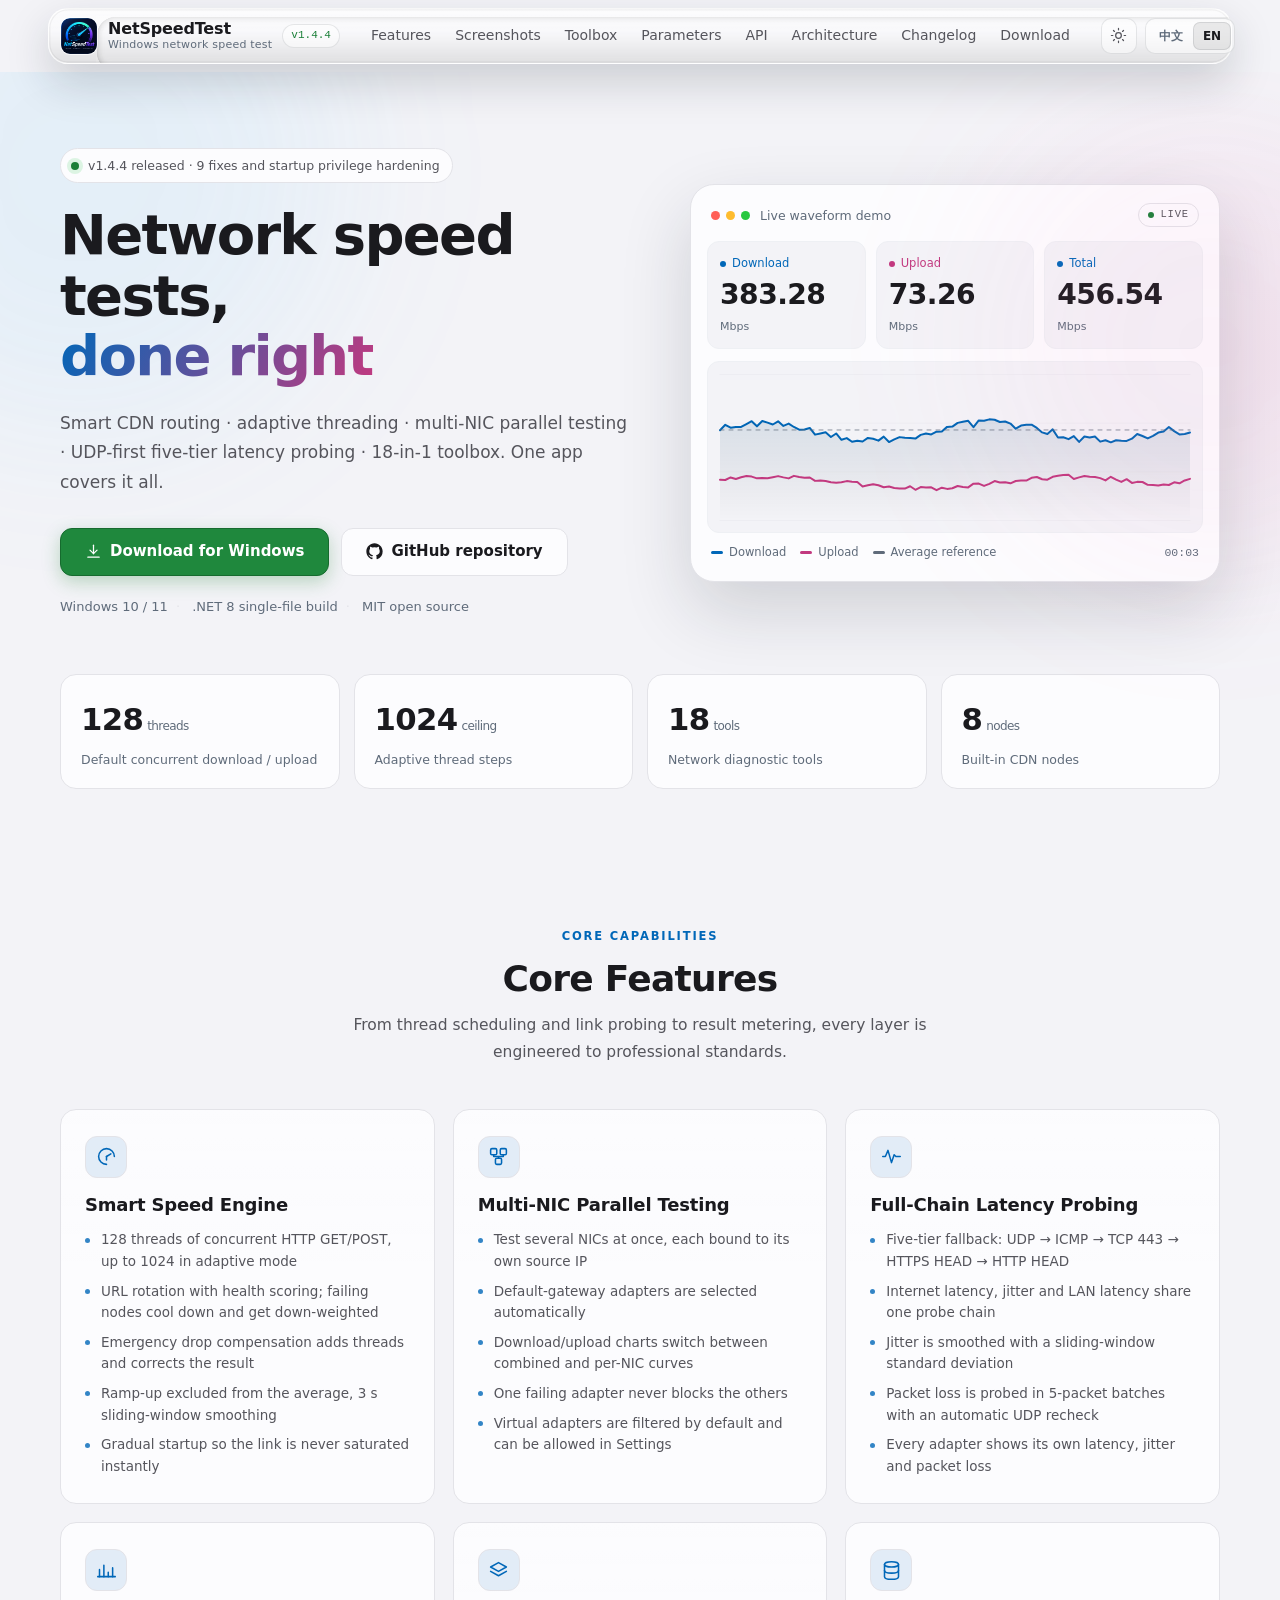
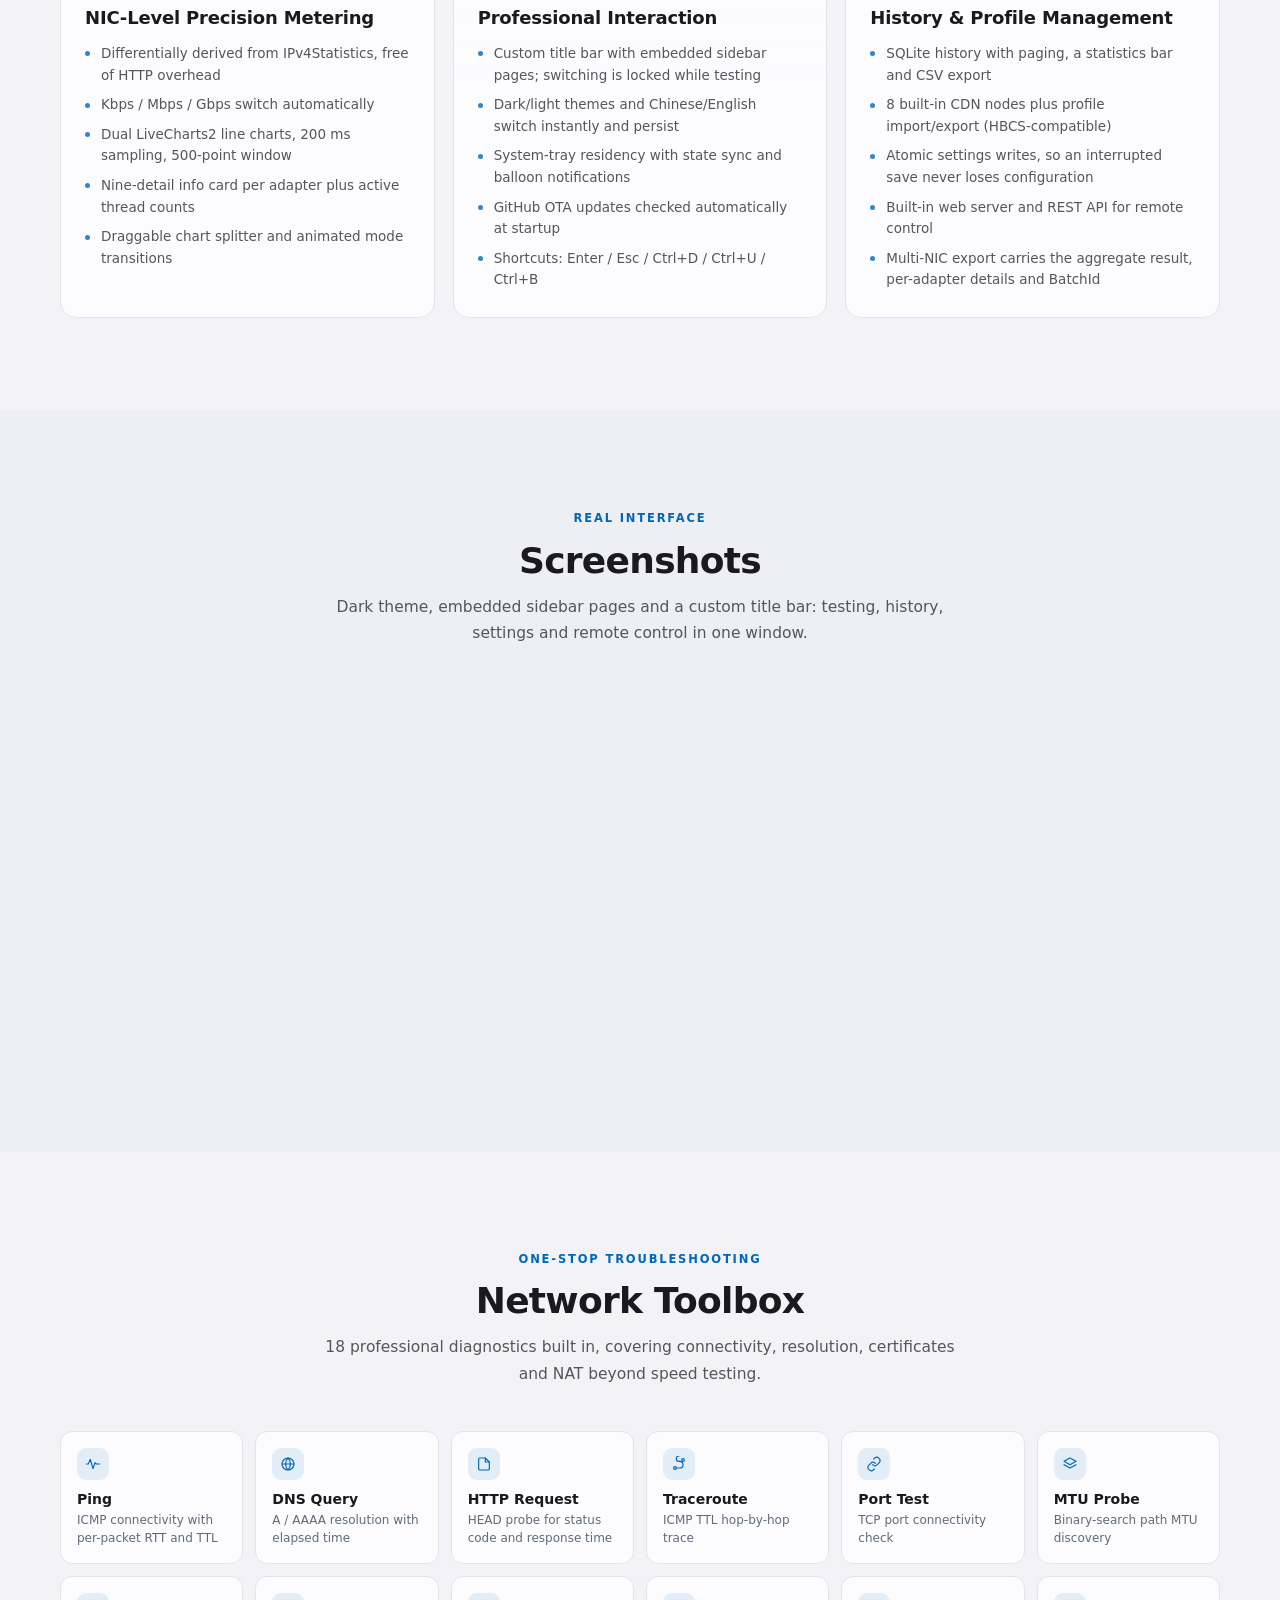
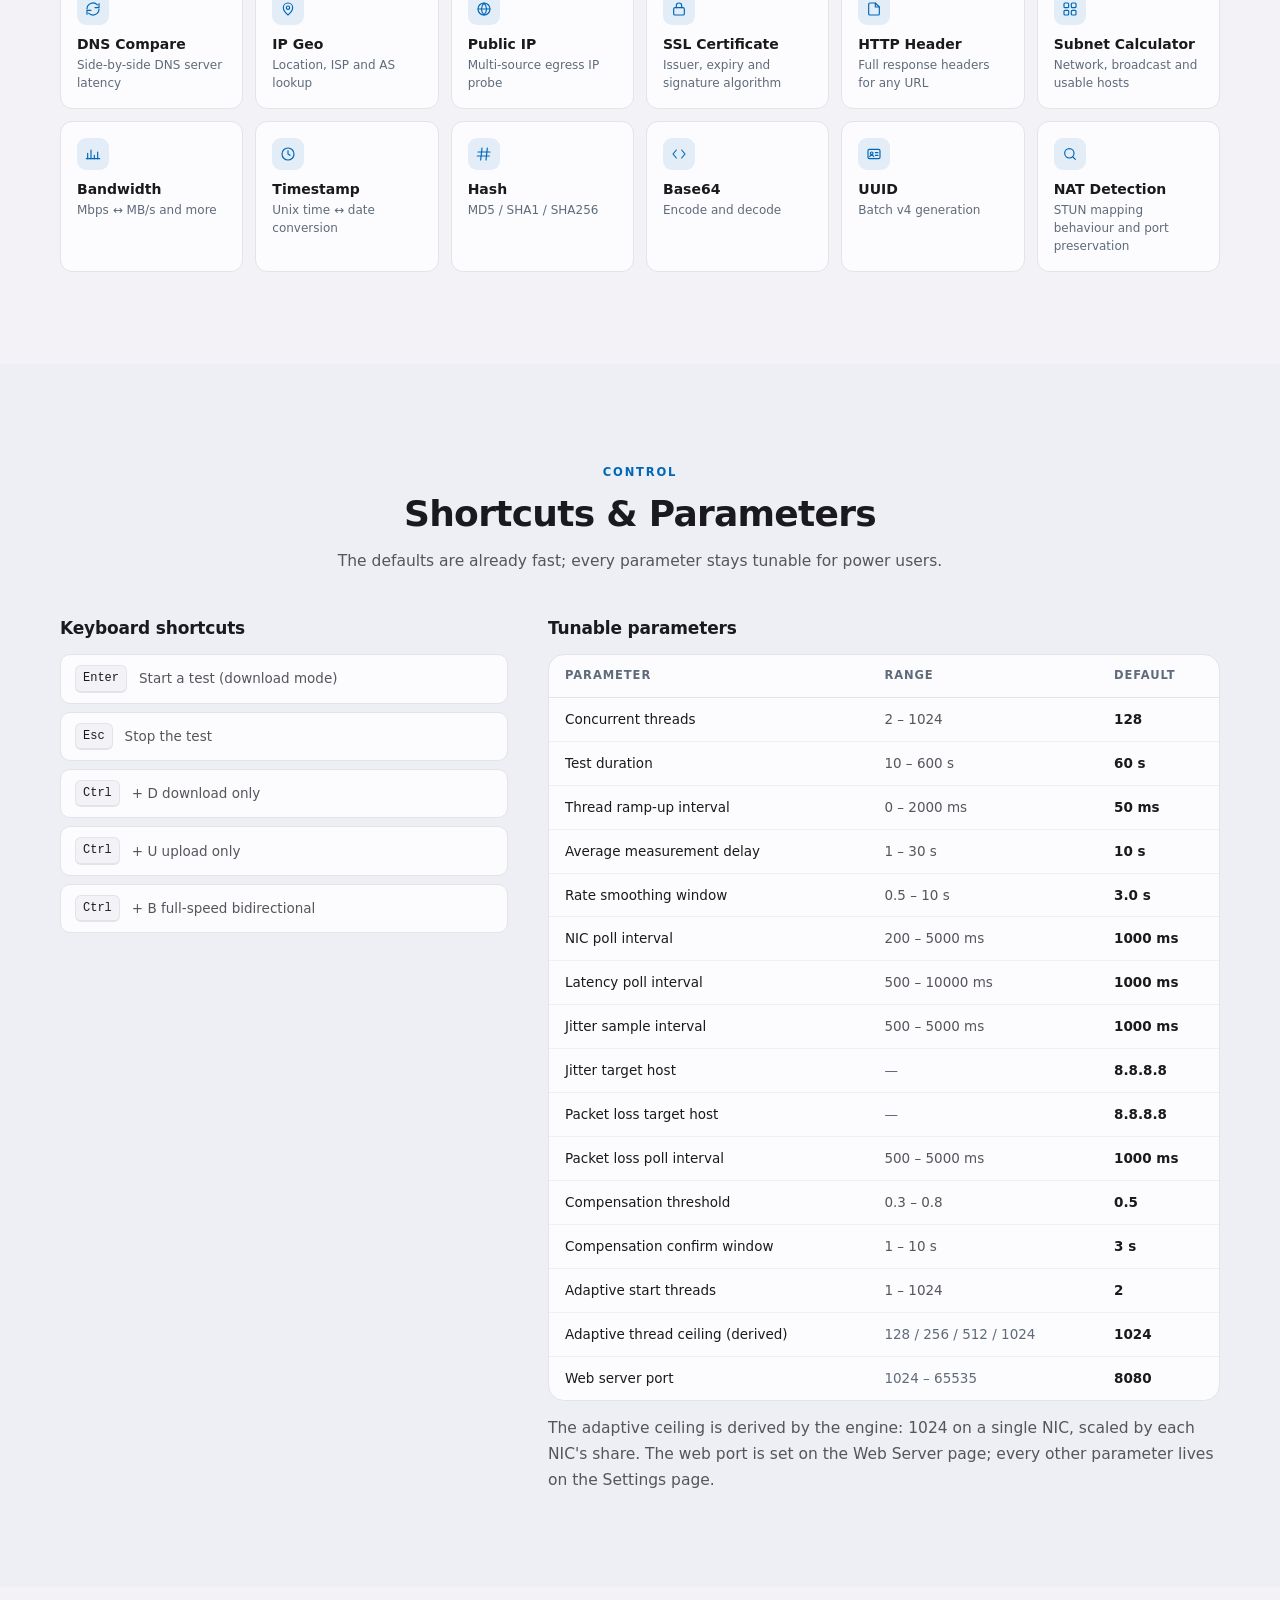
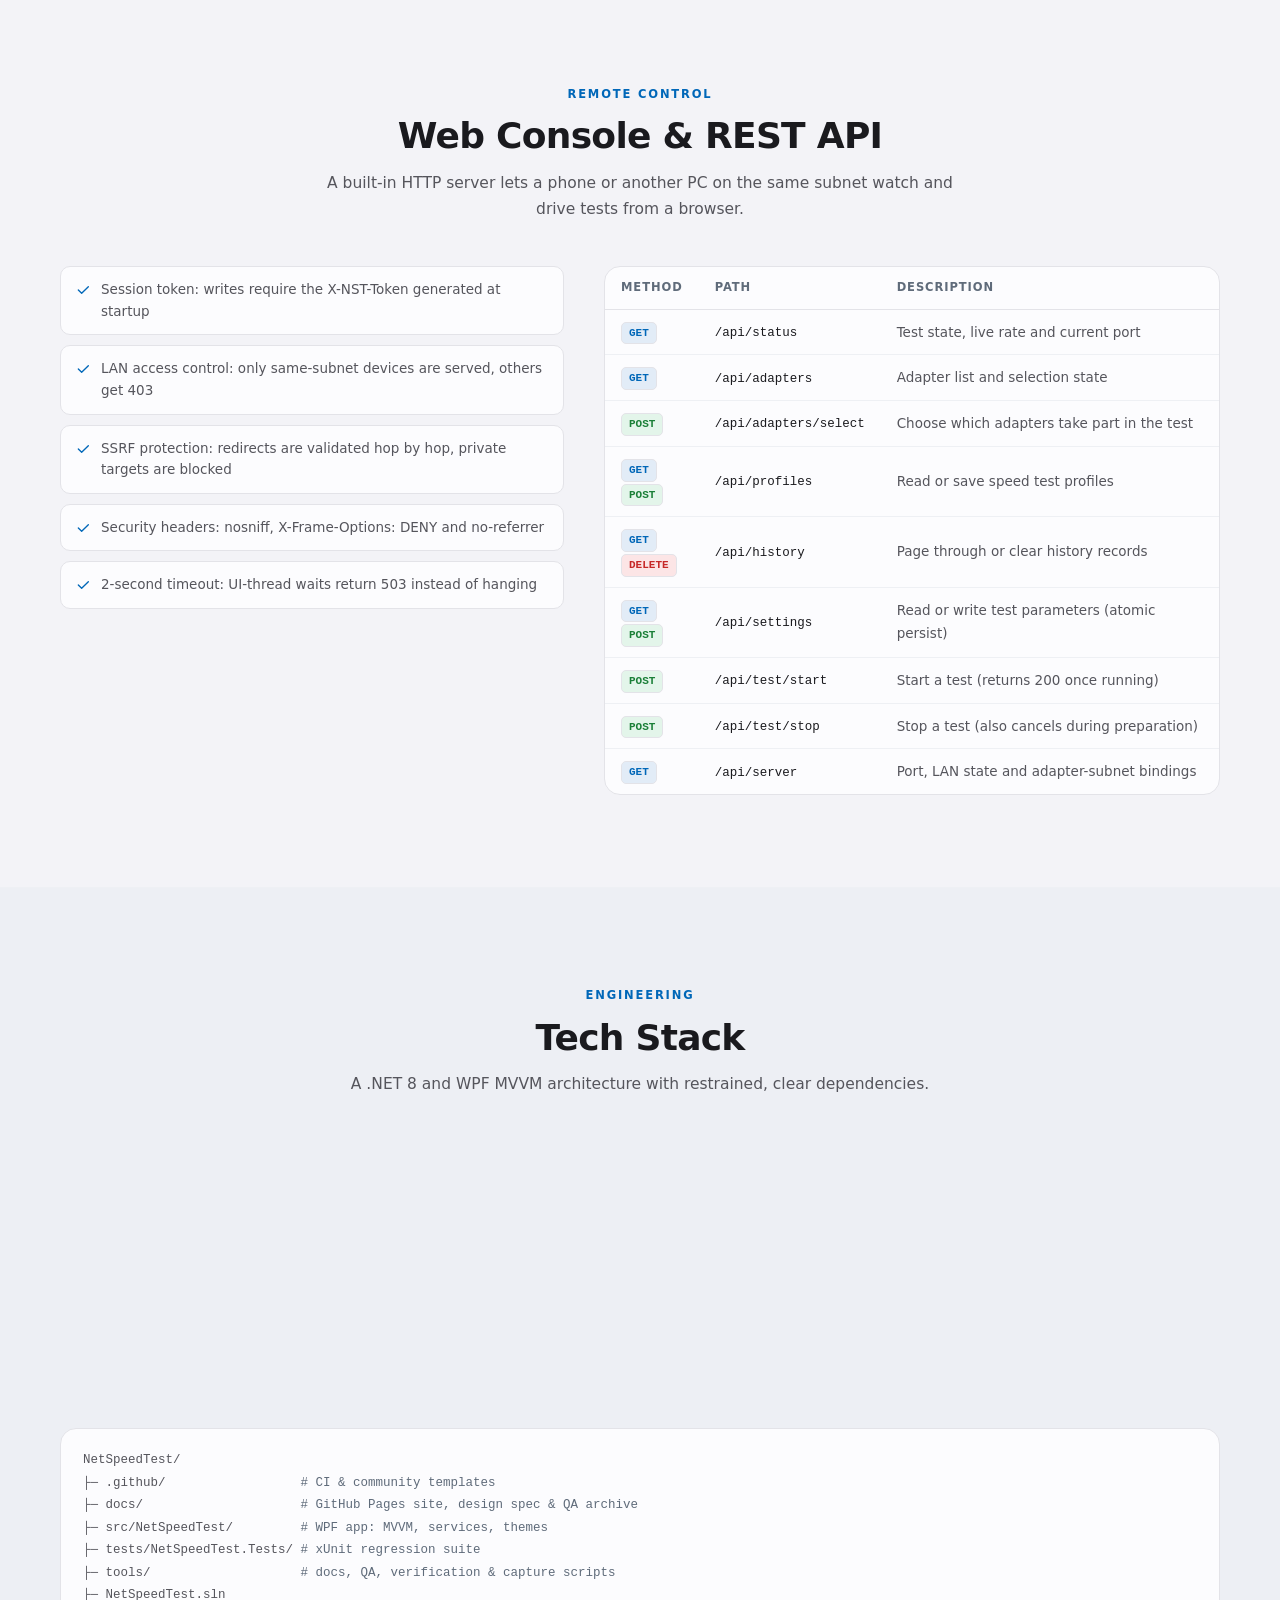
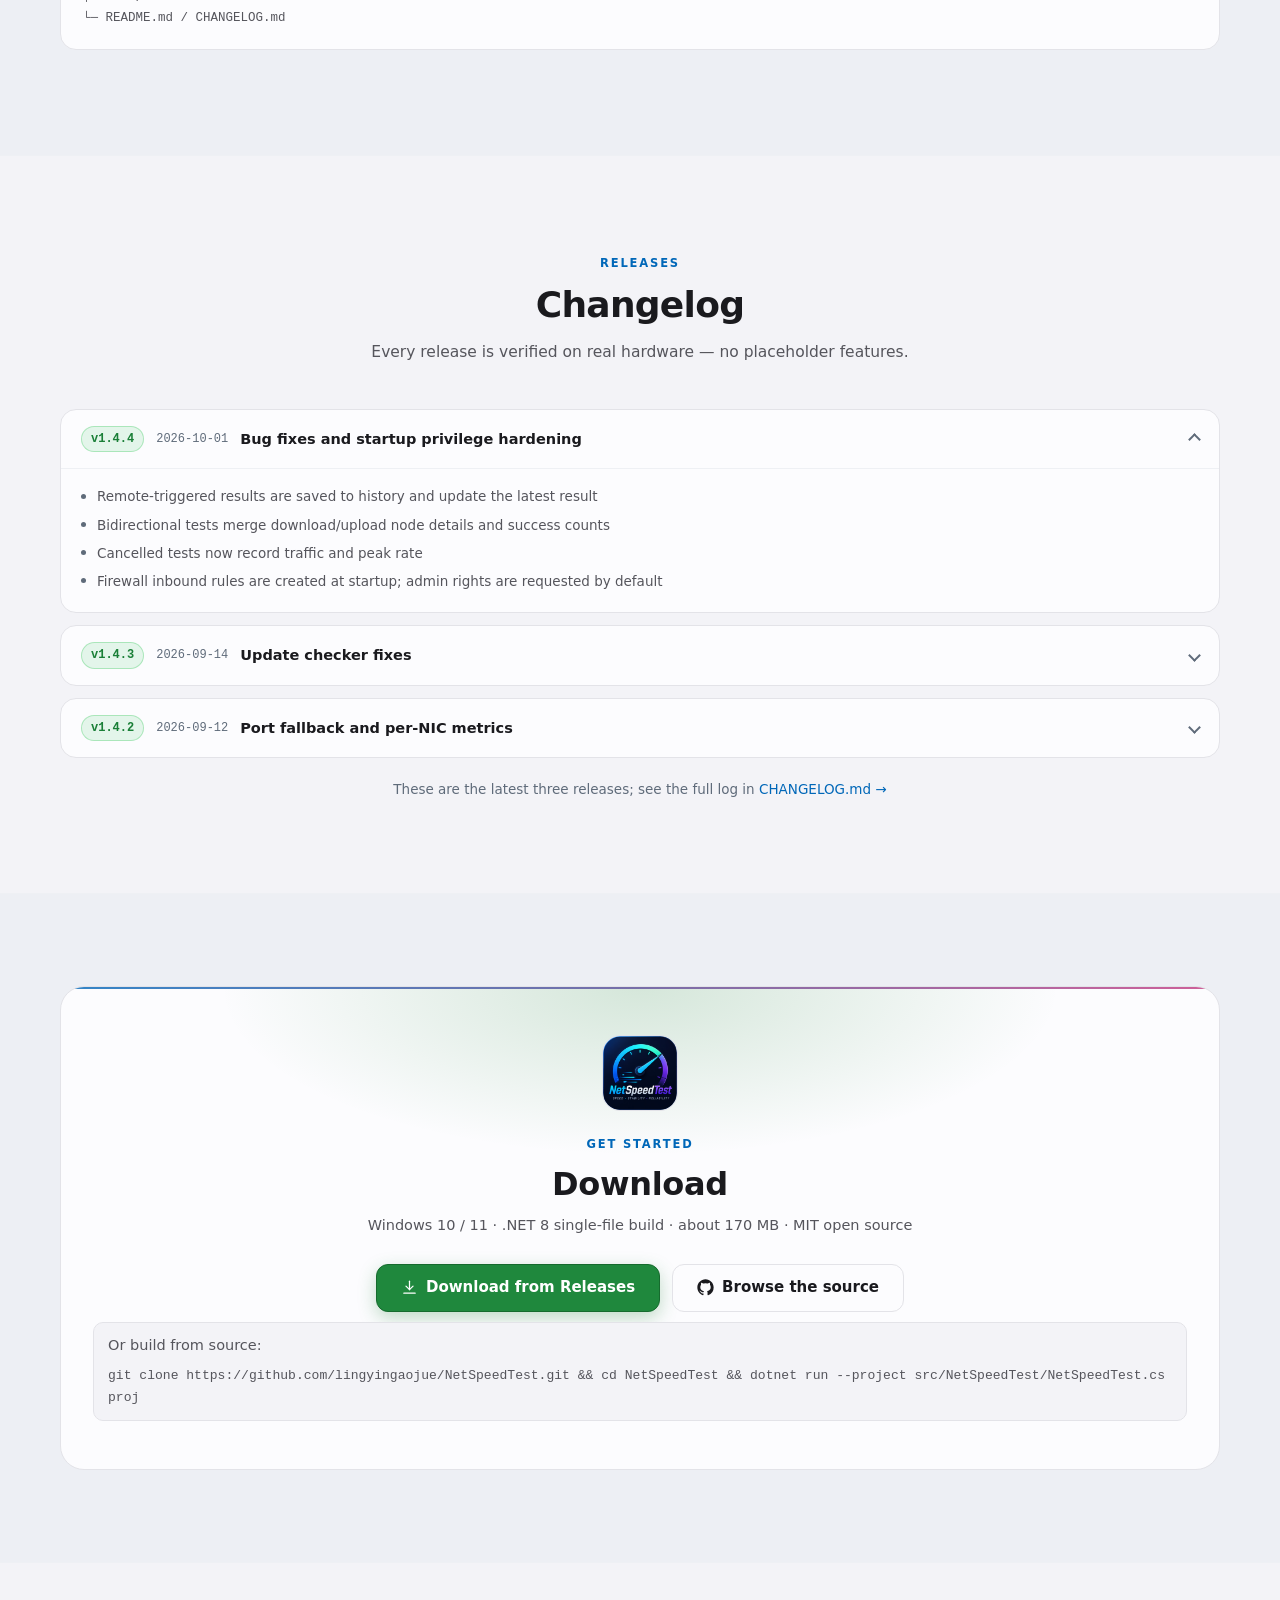
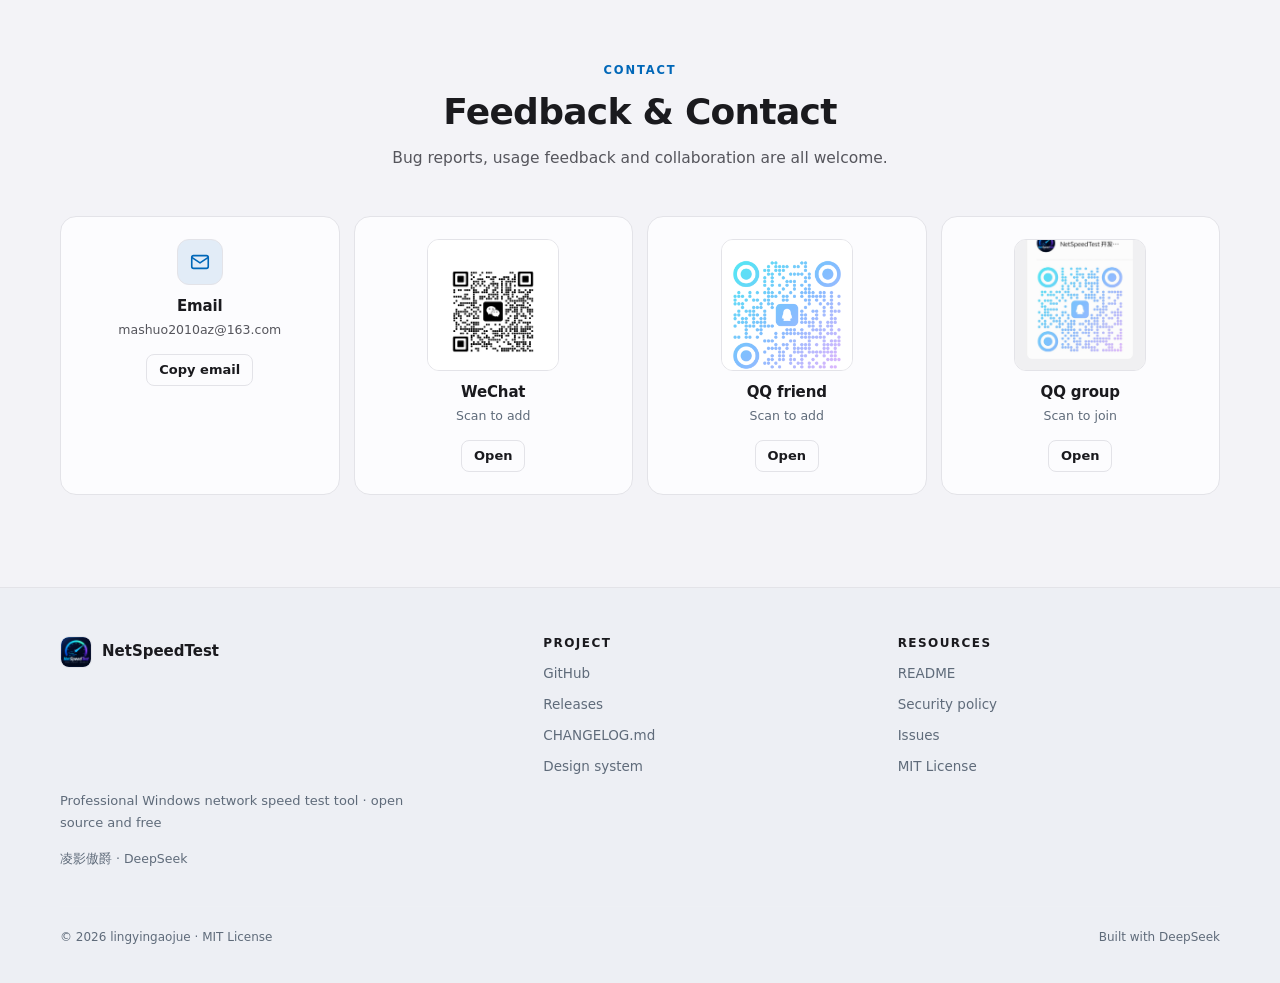
<file: docs/index.html>
<!DOCTYPE html>
<html lang="zh-CN" data-theme="dark" data-lang="zh">
<head>
  <meta charset="UTF-8" />
  <meta name="viewport" content="width=device-width, initial-scale=1.0" />
  <title>NetSpeedTest — Windows 专业级网络测速工具</title>
  <meta name="description" content="NetSpeedTest 是一款开源免费的 Windows 桌面网络测速工具：128 线程智能测速引擎、多网卡并行测速、UDP 优先五层延迟探测、18 合 1 网络工具箱与 Web 远程控制台。" />
  <meta name="theme-color" content="#1c1c1e" />
  <link rel="canonical" href="https://lingyingaojue.github.io/NetSpeedTest/" />
  <meta property="og:type" content="website" />
  <meta property="og:url" content="https://lingyingaojue.github.io/NetSpeedTest/" />
  <meta property="og:title" content="NetSpeedTest — Windows 专业级网络测速工具" />
  <meta property="og:description" content="128 线程智能测速引擎、多网卡并行测速、UDP 五层延迟探测、18 合 1 工具箱，开源免费。" />
  <meta property="og:image" content="https://lingyingaojue.github.io/NetSpeedTest/assets/og-cover.png" />
  <meta property="og:image:width" content="1200" />
  <meta property="og:image:height" content="630" />
  <meta name="twitter:card" content="summary_large_image" />
  <meta name="twitter:title" content="NetSpeedTest — Windows 专业级网络测速工具" />
  <meta name="twitter:description" content="128 线程智能测速引擎、多网卡并行测速、UDP 五层延迟探测、18 合 1 工具箱，开源免费。" />
  <meta name="twitter:image" content="https://lingyingaojue.github.io/NetSpeedTest/assets/og-cover.png" />
  <link rel="icon" href="assets/site-icon.svg" type="image/svg+xml" />
  <link rel="icon" href="assets/favicon-32.png" sizes="32x32" type="image/png" />
  <link rel="apple-touch-icon" href="assets/apple-touch-icon.png" />
  <link rel="stylesheet" href="assets/site.css" />
  <script>
    /* 在首屏渲染前恢复主题与语言，避免闪烁；无 JS 时中文内容默认可见。 */
    (function () {
      var root = document.documentElement;
      root.classList.add("js");
      try {
        var params = new URLSearchParams(window.location.search);
        var theme = params.get("theme") || localStorage.getItem("nst-site-theme");
        if (theme !== "light" && theme !== "dark") {
          theme = window.matchMedia && window.matchMedia("(prefers-color-scheme: light)").matches ? "light" : "dark";
        }
        root.setAttribute("data-theme", theme);

        var lang = params.get("lang") || localStorage.getItem("nst-site-lang");
        if (lang !== "zh" && lang !== "en") {
          lang = /^zh\b/i.test(navigator.language || "") ? "zh" : "en";
        }
        root.setAttribute("data-lang", lang);
        root.setAttribute("lang", lang === "zh" ? "zh-CN" : "en");

        var glass = params.get("glass");
        if (glass === "off") {
          root.setAttribute("data-hyalite", "off");
        } else if (glass === "on") {
          root.setAttribute("data-hyalite", "force");
        }
      } catch (e) { /* localStorage 不可用时保持默认 */ }
    })();
  </script>
</head>
<body>
  <svg class="sprite" aria-hidden="true" focusable="false" style="position:absolute;width:0;height:0;overflow:hidden">
    <symbol id="i-speed" viewBox="0 0 24 24" fill="none" stroke="currentColor" stroke-width="1.75" stroke-linecap="round" stroke-linejoin="round"><path d="M12 21a9 9 0 1 1 9-9"/><path d="M12 12l5-3"/><path d="M12 12v4"/></symbol>
    <symbol id="i-network" viewBox="0 0 24 24" fill="none" stroke="currentColor" stroke-width="1.75" stroke-linecap="round" stroke-linejoin="round"><rect x="3" y="3" width="7" height="7" rx="1.5"/><rect x="14" y="3" width="7" height="7" rx="1.5"/><rect x="8.5" y="14" width="7" height="7" rx="1.5"/><path d="M6.5 10v2h11v-2M12 12v2"/></symbol>
    <symbol id="i-wave" viewBox="0 0 24 24" fill="none" stroke="currentColor" stroke-width="1.75" stroke-linecap="round" stroke-linejoin="round"><path d="M2 12h3l3-7 4 14 3-9 2 2h5"/></symbol>
    <symbol id="i-chart" viewBox="0 0 24 24" fill="none" stroke="currentColor" stroke-width="1.75" stroke-linecap="round" stroke-linejoin="round"><path d="M4 19V11M9 19V6M14 19v-5M19 19V9"/><path d="M2 19h20"/></symbol>
    <symbol id="i-layers" viewBox="0 0 24 24" fill="none" stroke="currentColor" stroke-width="1.75" stroke-linecap="round" stroke-linejoin="round"><path d="M12 3l9 5-9 5-9-5 9-5z"/><path d="M3 13l9 5 9-5"/></symbol>
    <symbol id="i-database" viewBox="0 0 24 24" fill="none" stroke="currentColor" stroke-width="1.75" stroke-linecap="round" stroke-linejoin="round"><ellipse cx="12" cy="5" rx="8" ry="3"/><path d="M4 5v14c0 1.7 3.6 3 8 3s8-1.3 8-3V5"/><path d="M4 12c0 1.7 3.6 3 8 3s8-1.3 8-3"/></symbol>
    <symbol id="i-download" viewBox="0 0 24 24" fill="none" stroke="currentColor" stroke-width="1.75" stroke-linecap="round" stroke-linejoin="round"><path d="M12 3v12"/><path d="M7 10l5 5 5-5"/><path d="M4 20h16"/></symbol>
    <symbol id="i-github" viewBox="0 0 24 24" fill="currentColor"><path d="M12 .5C5.65.5.5 5.65.5 12c0 5.08 3.29 9.39 7.86 10.91.58.11.79-.25.79-.56v-2c-3.2.7-3.87-1.54-3.87-1.54-.52-1.33-1.28-1.68-1.28-1.68-1.04-.71.08-.7.08-.7 1.15.08 1.76 1.18 1.76 1.18 1.03 1.76 2.69 1.25 3.35.96.1-.75.4-1.25.72-1.54-2.55-.29-5.24-1.28-5.24-5.69 0-1.26.45-2.28 1.18-3.09-.12-.29-.51-1.46.11-3.05 0 0 .97-.31 3.17 1.18a11.1 11.1 0 0 1 5.78 0c2.2-1.49 3.17-1.18 3.17-1.18.62 1.59.23 2.76.11 3.05.74.81 1.18 1.83 1.18 3.09 0 4.42-2.7 5.39-5.27 5.68.42.36.79 1.06.79 2.14v3.17c0 .31.21.68.8.56A11.52 11.52 0 0 0 23.5 12C23.5 5.65 18.35.5 12 .5Z"/></symbol>
    <symbol id="i-star" viewBox="0 0 24 24" fill="none" stroke="currentColor" stroke-width="1.75" stroke-linecap="round" stroke-linejoin="round"><path d="M12 3l2.7 6.3 6.8.6-5.2 4.5 1.6 6.7L12 17.6 6.1 21l1.6-6.7L2.5 9.9l6.8-.6L12 3z"/></symbol>
    <symbol id="i-moon" viewBox="0 0 24 24" fill="none" stroke="currentColor" stroke-width="1.75" stroke-linecap="round" stroke-linejoin="round"><path d="M20 14.5A8.5 8.5 0 1 1 9.5 4a7 7 0 0 0 10.5 10.5z"/></symbol>
    <symbol id="i-sun" viewBox="0 0 24 24" fill="none" stroke="currentColor" stroke-width="1.75" stroke-linecap="round" stroke-linejoin="round"><circle cx="12" cy="12" r="4"/><path d="M12 2v2M12 20v2M4.9 4.9l1.4 1.4M17.7 17.7l1.4 1.4M2 12h2M20 12h2M4.9 19.1l1.4-1.4M17.7 6.3l1.4-1.4"/></symbol>
    <symbol id="i-check" viewBox="0 0 24 24" fill="none" stroke="currentColor" stroke-width="2" stroke-linecap="round" stroke-linejoin="round"><path d="M5 12l5 5L20 7"/></symbol>
    <symbol id="i-copy" viewBox="0 0 24 24" fill="none" stroke="currentColor" stroke-width="1.75" stroke-linecap="round" stroke-linejoin="round"><rect x="9" y="9" width="12" height="12" rx="2"/><path d="M5 15H4a1 1 0 0 1-1-1V4a1 1 0 0 1 1-1h10a1 1 0 0 1 1 1v1"/></symbol>
    <symbol id="i-mail" viewBox="0 0 24 24" fill="none" stroke="currentColor" stroke-width="1.75" stroke-linecap="round" stroke-linejoin="round"><rect x="3" y="5" width="18" height="14" rx="2"/><path d="M3 7l9 6 9-6"/></symbol>
    <symbol id="i-external" viewBox="0 0 24 24" fill="none" stroke="currentColor" stroke-width="1.75" stroke-linecap="round" stroke-linejoin="round"><path d="M14 4h6v6"/><path d="M20 4L10 14"/><path d="M18 14v5a1 1 0 0 1-1 1H5a1 1 0 0 1-1-1V7a1 1 0 0 1 1-1h5"/></symbol>
    <symbol id="i-shield" viewBox="0 0 24 24" fill="none" stroke="currentColor" stroke-width="1.75" stroke-linecap="round" stroke-linejoin="round"><path d="M12 3l8 3v6c0 4.5-3.2 7.7-8 9-4.8-1.3-8-4.5-8-9V6l8-3z"/><path d="M9 12l2 2 4-4"/></symbol>
    <symbol id="i-globe" viewBox="0 0 24 24" fill="none" stroke="currentColor" stroke-width="1.75" stroke-linecap="round" stroke-linejoin="round"><circle cx="12" cy="12" r="9"/><path d="M3 12h18"/><path d="M12 3c2.5 2.5 3.8 5.7 3.8 9S14.5 18.5 12 21c-2.5-2.5-3.8-5.7-3.8-9S9.5 5.5 12 3z"/></symbol>
    <symbol id="i-link" viewBox="0 0 24 24" fill="none" stroke="currentColor" stroke-width="1.75" stroke-linecap="round" stroke-linejoin="round"><path d="M10 13a5 5 0 0 0 7 0l3-3a5 5 0 0 0-7-7l-1.5 1.5"/><path d="M14 11a5 5 0 0 0-7 0l-3 3a5 5 0 0 0 7 7l1.5-1.5"/></symbol>
    <symbol id="i-route" viewBox="0 0 24 24" fill="none" stroke="currentColor" stroke-width="1.75" stroke-linecap="round" stroke-linejoin="round"><circle cx="6" cy="18" r="2"/><circle cx="18" cy="6" r="2"/><path d="M8 18h5a5 5 0 0 0 0-10h-1a4 4 0 0 1 0-8"/></symbol>
    <symbol id="i-refresh" viewBox="0 0 24 24" fill="none" stroke="currentColor" stroke-width="1.75" stroke-linecap="round" stroke-linejoin="round"><path d="M21 12a9 9 0 0 1-15.5 6.2M3 12a9 9 0 0 1 15.5-6.2"/><path d="M21 4v6h-6M3 20v-6h6"/></symbol>
    <symbol id="i-pin" viewBox="0 0 24 24" fill="none" stroke="currentColor" stroke-width="1.75" stroke-linecap="round" stroke-linejoin="round"><path d="M12 21s7-6.3 7-11a7 7 0 1 0-14 0c0 4.7 7 11 7 11z"/><circle cx="12" cy="10" r="2.5"/></symbol>
    <symbol id="i-lock" viewBox="0 0 24 24" fill="none" stroke="currentColor" stroke-width="1.75" stroke-linecap="round" stroke-linejoin="round"><rect x="4" y="10" width="16" height="11" rx="2"/><path d="M8 10V7a4 4 0 0 1 8 0v3"/></symbol>
    <symbol id="i-file" viewBox="0 0 24 24" fill="none" stroke="currentColor" stroke-width="1.75" stroke-linecap="round" stroke-linejoin="round"><path d="M14 3H6a2 2 0 0 0-2 2v14a2 2 0 0 0 2 2h12a2 2 0 0 0 2-2V9l-6-6z"/><path d="M14 3v6h6"/></symbol>
    <symbol id="i-grid" viewBox="0 0 24 24" fill="none" stroke="currentColor" stroke-width="1.75" stroke-linecap="round" stroke-linejoin="round"><rect x="3" y="3" width="7" height="7" rx="1.5"/><rect x="14" y="3" width="7" height="7" rx="1.5"/><rect x="3" y="14" width="7" height="7" rx="1.5"/><rect x="14" y="14" width="7" height="7" rx="1.5"/></symbol>
    <symbol id="i-clock" viewBox="0 0 24 24" fill="none" stroke="currentColor" stroke-width="1.75" stroke-linecap="round" stroke-linejoin="round"><circle cx="12" cy="12" r="9"/><path d="M12 7v5l3 2"/></symbol>
    <symbol id="i-hash" viewBox="0 0 24 24" fill="none" stroke="currentColor" stroke-width="1.75" stroke-linecap="round" stroke-linejoin="round"><path d="M9 3L7 21M17 3l-2 18M3 9h18M2 15h18"/></symbol>
    <symbol id="i-code" viewBox="0 0 24 24" fill="none" stroke="currentColor" stroke-width="1.75" stroke-linecap="round" stroke-linejoin="round"><path d="M8 6l-5 6 5 6"/><path d="M16 6l5 6-5 6"/></symbol>
    <symbol id="i-id" viewBox="0 0 24 24" fill="none" stroke="currentColor" stroke-width="1.75" stroke-linecap="round" stroke-linejoin="round"><rect x="3" y="5" width="18" height="14" rx="2"/><circle cx="8.5" cy="11" r="2"/><path d="M5.5 16c.6-1.6 1.7-2.4 3-2.4s2.4.8 3 2.4"/><path d="M14 10h4M14 14h4"/></symbol>
    <symbol id="i-search" viewBox="0 0 24 24" fill="none" stroke="currentColor" stroke-width="1.75" stroke-linecap="round" stroke-linejoin="round"><circle cx="11" cy="11" r="7"/><path d="M20 20l-3.5-3.5"/></symbol>
    <symbol id="i-terminal" viewBox="0 0 24 24" fill="none" stroke="currentColor" stroke-width="1.75" stroke-linecap="round" stroke-linejoin="round"><rect x="3" y="4" width="18" height="16" rx="2"/><path d="M7 9l3 3-3 3M13 15h4"/></symbol>
    <symbol id="i-server" viewBox="0 0 24 24" fill="none" stroke="currentColor" stroke-width="1.75" stroke-linecap="round" stroke-linejoin="round"><rect x="3" y="4" width="18" height="7" rx="2"/><rect x="3" y="13" width="18" height="7" rx="2"/><path d="M7 7.5h.01M7 16.5h.01"/></symbol>
    <symbol id="i-cpu" viewBox="0 0 24 24" fill="none" stroke="currentColor" stroke-width="1.75" stroke-linecap="round" stroke-linejoin="round"><rect x="6" y="6" width="12" height="12" rx="2"/><rect x="9.5" y="9.5" width="5" height="5"/><path d="M9 2v2M15 2v2M9 20v2M15 20v2M2 9h2M2 15h2M20 9h2M20 15h2"/></symbol>
    <symbol id="i-arrow" viewBox="0 0 24 24" fill="none" stroke="currentColor" stroke-width="1.75" stroke-linecap="round" stroke-linejoin="round"><path d="M5 12h14"/><path d="M13 6l6 6-6 6"/></symbol>
  </svg>

  <a class="skip-link" href="#main" data-i18n="header.skip">跳到主要内容</a>

  <header class="site-header" id="siteHeader">
    <div class="nav-glass" id="navGlass" aria-hidden="true"></div>
    <div class="container header-inner">
      <a class="brand" href="#top" aria-label="NetSpeedTest">
        <img src="assets/app-icon.png" alt="" width="38" height="38" />
        <span class="brand-text">
          <strong>NetSpeedTest</strong>
          <span data-i18n="brand.sub">Windows 网络测速</span>
        </span>
        <span class="version-chip" id="siteVersion">v1.4.4</span>
      </a>

      <button class="nav-toggle" id="navToggle" type="button" aria-expanded="false" aria-controls="siteNav"
              data-i18n-aria="header.menu" aria-label="打开导航菜单">
        <span></span><span></span><span></span>
      </button>

      <nav class="site-nav" id="siteNav" data-i18n-aria="header.nav" aria-label="主导航">
        <a href="#features" data-i18n="nav.features">核心特性</a>
        <a href="#screenshot" data-i18n="nav.screenshot">界面预览</a>
        <a href="#toolbox" data-i18n="nav.toolbox">工具箱</a>
        <a href="#reference" data-i18n="nav.reference">参数</a>
        <a href="#api" data-i18n="nav.api">接口</a>
        <a href="#architecture" data-i18n="nav.architecture">架构</a>
        <a href="#changelog" data-i18n="nav.changelog">更新日志</a>
        <a href="#download" data-i18n="nav.download">下载</a>
      </nav>

      <div class="header-tools">
        <button class="icon-btn" id="themeToggle" type="button"
                data-i18n-aria="header.theme" data-i18n-title="header.theme" aria-label="切换主题" title="切换主题">
          <svg class="icon-moon" aria-hidden="true"><use href="#i-moon"></use></svg>
          <svg class="icon-sun" aria-hidden="true"><use href="#i-sun"></use></svg>
        </button>
        <div class="lang-switch" role="group" data-i18n-aria="header.lang" aria-label="语言 / Language">
          <button type="button" data-lang="zh" class="is-active">中文</button>
          <button type="button" data-lang="en">EN</button>
        </div>
      </div>
    </div>
  </header>

  <main id="main">
    <!-- Hero -->
    <section class="hero" id="top">
      <div class="container">
        <div class="hero-grid">
          <div class="hero-copy">
            <span class="hero-badge">
              <span class="pulse-dot" aria-hidden="true"></span>
              <span data-i18n="hero.badge">v1.4.4 已发布 · 缺陷修复与启动权限加固</span>
            </span>
            <h1 data-i18n-html="hero.title">把网络测速<br />做到<span class="grad">专业级</span></h1>
            <p class="hero-subtitle" data-i18n="hero.sub">CDN 智能调度 · 自适应线程引擎 · 多网卡并行测速 · UDP 五层延迟探测 · 18 合 1 工具箱，一款工具全部搞定。</p>
            <div class="hero-actions">
              <a class="btn btn-primary btn-lg" href="https://github.com/lingyingaojue/NetSpeedTest/releases/latest">
                <svg aria-hidden="true"><use href="#i-download"></use></svg>
                <span data-i18n="hero.cta.download">下载 Windows 版</span>
              </a>
              <a class="btn btn-ghost btn-lg" href="https://github.com/lingyingaojue/NetSpeedTest">
                <svg aria-hidden="true"><use href="#i-github"></use></svg>
                <span data-i18n="hero.cta.github">GitHub 仓库</span>
              </a>
            </div>
            <p class="hero-meta">
              <span data-i18n="hero.meta.os">Windows 10 / 11</span><span class="sep">·</span>
              <span data-i18n="hero.meta.build">.NET 8 单文件发布</span><span class="sep">·</span>
              <span data-i18n="hero.meta.license">MIT 开源免费</span>
            </p>
          </div>

          <div class="hero-visual reveal">
            <div class="demo-card">
              <div class="demo-head">
                <span class="window-dots" aria-hidden="true"><i></i><i></i><i></i></span>
                <span data-i18n="demo.title">实时波形演示</span>
                <span class="live-tag"><i aria-hidden="true"></i><span data-i18n="demo.live">LIVE</span></span>
              </div>
              <div class="demo-values">
                <div class="demo-value">
                  <span class="demo-label download-label" data-i18n="demo.download">下载</span>
                  <strong id="demoDownload">0.00</strong>
                  <small>Mbps</small>
                </div>
                <div class="demo-value">
                  <span class="demo-label upload-label" data-i18n="demo.upload">上传</span>
                  <strong id="demoUpload">0.00</strong>
                  <small>Mbps</small>
                </div>
                <div class="demo-value">
                  <span class="demo-label total-label" data-i18n="demo.total">总速率</span>
                  <strong id="demoTotal">0.00</strong>
                  <small>Mbps</small>
                </div>
              </div>
              <canvas id="speedChart" width="640" height="344" data-i18n-aria="demo.chart" aria-label="模拟测速波形图" role="img"></canvas>
              <div class="demo-foot">
                <span class="legend"><i class="legend-download"></i><span data-i18n="demo.legend.download">下载</span></span>
                <span class="legend"><i class="legend-upload"></i><span data-i18n="demo.legend.upload">上传</span></span>
                <span class="legend"><i class="legend-avg"></i><span data-i18n="demo.legend.avg">均值参考线</span></span>
                <span id="demoElapsed">00:00</span>
              </div>
            </div>
          </div>
        </div>

        <div class="hero-stats">
          <div class="stat-item">
            <strong><span class="counter" data-target="128">128</span><em data-i18n="stats.threads.unit">线程</em></strong>
            <span data-i18n="stats.threads.label">默认并发下载 / 上传</span>
          </div>
          <div class="stat-item">
            <strong><span class="counter" data-target="1024">1024</span><em data-i18n="stats.adaptive.unit">上限</em></strong>
            <span data-i18n="stats.adaptive.label">自适应线程阶梯</span>
          </div>
          <div class="stat-item">
            <strong><span class="counter" data-target="18">18</span><em data-i18n="stats.tools.unit">种</em></strong>
            <span data-i18n="stats.tools.label">网络诊断工具</span>
          </div>
          <div class="stat-item">
            <strong><span class="counter" data-target="8">8</span><em data-i18n="stats.nodes.unit">个</em></strong>
            <span data-i18n="stats.nodes.label">内置 CDN 节点</span>
          </div>
        </div>
      </div>
    </section>

    <!-- Features -->
    <section class="section" id="features" data-section="features">
      <div class="container">
        <div class="section-head">
          <span class="kicker" data-i18n="features.kicker">核心能力</span>
          <h2 class="section-title" data-i18n="section.features.title">核心特性</h2>
          <p class="section-lede" data-i18n="features.lede">从线程调度、链路探测到结果计量，每一层都按专业标准实现。</p>
        </div>

        <div class="feature-grid">
          <article class="feature-card reveal">
            <span class="feature-icon"><svg aria-hidden="true"><use href="#i-speed"></use></svg></span>
            <h3 data-i18n="feature.engine.title">智能测速引擎</h3>
            <ul>
              <li data-i18n="feature.engine.b1">128 线程并发 HTTP GET / POST，自适应模式最高 1024</li>
              <li data-i18n="feature.engine.b2">URL 轮转调度 + 健康度评分，失败节点自动冷却降权</li>
              <li data-i18n="feature.engine.b3">掉速紧急补偿：自动加线程并修正结果</li>
              <li data-i18n="feature.engine.b4">跳过爬坡取均值 + 3 秒滑动窗口去毛刺</li>
              <li data-i18n="feature.engine.b5">渐变启动，避免瞬间占满带宽</li>
            </ul>
          </article>

          <article class="feature-card reveal">
            <span class="feature-icon"><svg aria-hidden="true"><use href="#i-network"></use></svg></span>
            <h3 data-i18n="feature.multinic.title">多网卡并行测速</h3>
            <ul>
              <li data-i18n="feature.multinic.b1">勾选多张网卡同时测速，各自绑定源 IP</li>
              <li data-i18n="feature.multinic.b2">默认优先选中带默认网关的网卡</li>
              <li data-i18n="feature.multinic.b3">下载 / 上传曲线支持「合计 / 单网卡」切换</li>
              <li data-i18n="feature.multinic.b4">单卡失败不影响其余网卡出结果</li>
              <li data-i18n="feature.multinic.b5">虚拟网卡默认过滤，可在设置中放行</li>
            </ul>
          </article>

          <article class="feature-card reveal">
            <span class="feature-icon"><svg aria-hidden="true"><use href="#i-wave"></use></svg></span>
            <h3 data-i18n="feature.latency.title">全链路延迟探测</h3>
            <ul>
              <li data-i18n="feature.latency.b1">五层回退：UDP → ICMP → TCP 443 → HTTPS HEAD → HTTP HEAD</li>
              <li data-i18n="feature.latency.b2">外网延迟、抖动、内网延迟共用同一探测链路</li>
              <li data-i18n="feature.latency.b3">抖动按滑动窗口标准差实时平滑</li>
              <li data-i18n="feature.latency.b4">丢包率 5 包 / 批轮询，首轮全失败自动 UDP 复核</li>
              <li data-i18n="feature.latency.b5">每张网卡独立呈现延迟、抖动与丢包率</li>
            </ul>
          </article>

          <article class="feature-card reveal">
            <span class="feature-icon"><svg aria-hidden="true"><use href="#i-chart"></use></svg></span>
            <h3 data-i18n="feature.metering.title">NIC 级精准计量</h3>
            <ul>
              <li data-i18n="feature.metering.b1">基于 IPv4Statistics 差分计算，排除 HTTP 协议开销</li>
              <li data-i18n="feature.metering.b2">Kbps / Mbps / Gbps 自动切换</li>
              <li data-i18n="feature.metering.b3">LiveCharts2 双折线图，200 ms 采样、500 点滑动窗口</li>
              <li data-i18n="feature.metering.b4">每网卡 9 项详情信息卡 + 活跃线程计数</li>
              <li data-i18n="feature.metering.b5">下载 / 上传图表可拖拽分割线，模式切换带过渡动画</li>
            </ul>
          </article>

          <article class="feature-card reveal">
            <span class="feature-icon"><svg aria-hidden="true"><use href="#i-layers"></use></svg></span>
            <h3 data-i18n="feature.ux.title">专业交互体验</h3>
            <ul>
              <li data-i18n="feature.ux.b1">自绘标题栏 + 侧边栏内嵌页，测速中禁用页面切换</li>
              <li data-i18n="feature.ux.b2">深 / 浅主题与中英双语即时切换并持久化</li>
              <li data-i18n="feature.ux.b3">系统托盘驻留、状态联动与气泡通知</li>
              <li data-i18n="feature.ux.b4">GitHub OTA 在线升级，启动自动检查</li>
              <li data-i18n="feature.ux.b5">快捷键 Enter / Esc / Ctrl+D / Ctrl+U / Ctrl+B</li>
            </ul>
          </article>

          <article class="feature-card reveal">
            <span class="feature-icon"><svg aria-hidden="true"><use href="#i-database"></use></svg></span>
            <h3 data-i18n="feature.history.title">历史与配置管理</h3>
            <ul>
              <li data-i18n="feature.history.b1">SQLite 持久化历史，分页、统计栏与 CSV 导出</li>
              <li data-i18n="feature.history.b2">8 个内置 CDN 节点，自定义配置导入 / 导出（兼容 HBCS）</li>
              <li data-i18n="feature.history.b3">设置原子写入，异常中断不丢配置</li>
              <li data-i18n="feature.history.b4">内置 Web 服务器 + REST API 远程控制</li>
              <li data-i18n="feature.history.b5">多网卡导出包含聚合结果、每卡明细与 BatchId</li>
            </ul>
          </article>
        </div>
      </div>
    </section>

    <!-- Screenshot -->
    <section class="section section-alt" id="screenshot" data-section="screenshot">
      <div class="container">
        <div class="section-head">
          <span class="kicker" data-i18n="screenshot.kicker">真实界面</span>
          <h2 class="section-title" data-i18n="section.screenshot.title">界面预览</h2>
          <p class="section-lede" data-i18n="screenshot.lede">暗色主题 · 侧边栏内嵌页 · 自绘标题栏，测速、历史、设置与远程控制都在一个窗口完成。</p>
        </div>
        <div class="shot-grid">
          <figure class="shot reveal">
            <img src="assets/screenshot.png" alt="NetSpeedTest 主界面" width="1280" height="720" loading="lazy" />
            <figcaption><strong data-i18n="screenshot.main.title">主界面</strong><span data-i18n="screenshot.main.caption">选择测速模式，勾选多张网卡后一键开始。</span></figcaption>
          </figure>
          <figure class="shot reveal">
            <img src="assets/screenshots/settings.png" alt="NetSpeedTest 设置页" width="1280" height="720" loading="lazy" />
            <figcaption><strong data-i18n="screenshot.settings.title">设置</strong><span data-i18n="screenshot.settings.caption">并发线程、测速时长与补偿参数逐项可调。</span></figcaption>
          </figure>
        </div>
      </div>
    </section>

    <!-- Toolbox -->
    <section class="section" id="toolbox" data-section="toolbox">
      <div class="container">
        <div class="section-head">
          <span class="kicker" data-i18n="toolbox.kicker">一站式排查</span>
          <h2 class="section-title" data-i18n="section.toolbox.title">网络工具箱</h2>
          <p class="section-lede" data-i18n="toolbox.lede">内置 18 种专业网络诊断工具，测速之外的连通性、解析、证书与 NAT 排查同样覆盖。</p>
        </div>
        <div class="tool-grid" id="toolboxGrid" data-toolbox data-count="18">
          <div class="tool-item reveal" data-tool="Ping"><span class="tool-icon"><svg aria-hidden="true"><use href="#i-wave"></use></svg></span><div><strong data-i18n="tool.ping.name">Ping</strong><small data-i18n="tool.ping.desc">ICMP 连通性测试，逐包 RTT 与 TTL</small></div></div>
          <div class="tool-item reveal" data-tool="DNS 查询"><span class="tool-icon"><svg aria-hidden="true"><use href="#i-globe"></use></svg></span><div><strong data-i18n="tool.dns.name">DNS 查询</strong><small data-i18n="tool.dns.desc">A / AAAA 解析与耗时</small></div></div>
          <div class="tool-item reveal" data-tool="HTTP 请求"><span class="tool-icon"><svg aria-hidden="true"><use href="#i-file"></use></svg></span><div><strong data-i18n="tool.http.name">HTTP 请求</strong><small data-i18n="tool.http.desc">HEAD 探测状态码与响应时间</small></div></div>
          <div class="tool-item reveal" data-tool="路由追踪"><span class="tool-icon"><svg aria-hidden="true"><use href="#i-route"></use></svg></span><div><strong data-i18n="tool.traceroute.name">路由追踪</strong><small data-i18n="tool.traceroute.desc">ICMP TTL 逐跳追踪</small></div></div>
          <div class="tool-item reveal" data-tool="端口测试"><span class="tool-icon"><svg aria-hidden="true"><use href="#i-link"></use></svg></span><div><strong data-i18n="tool.port.name">端口测试</strong><small data-i18n="tool.port.desc">TCP 端口连通性检测</small></div></div>
          <div class="tool-item reveal" data-tool="MTU 探测"><span class="tool-icon"><svg aria-hidden="true"><use href="#i-layers"></use></svg></span><div><strong data-i18n="tool.mtu.name">MTU 探测</strong><small data-i18n="tool.mtu.desc">二分法路径 MTU 发现</small></div></div>
          <div class="tool-item reveal" data-tool="DNS 对比"><span class="tool-icon"><svg aria-hidden="true"><use href="#i-refresh"></use></svg></span><div><strong data-i18n="tool.dnsCompare.name">DNS 对比</strong><small data-i18n="tool.dnsCompare.desc">多 DNS 服务器延迟横向对比</small></div></div>
          <div class="tool-item reveal" data-tool="IP 归属"><span class="tool-icon"><svg aria-hidden="true"><use href="#i-pin"></use></svg></span><div><strong data-i18n="tool.geo.name">IP 归属</strong><small data-i18n="tool.geo.desc">地理位置、运营商与 AS</small></div></div>
          <div class="tool-item reveal" data-tool="公网 IP"><span class="tool-icon"><svg aria-hidden="true"><use href="#i-globe"></use></svg></span><div><strong data-i18n="tool.publicIp.name">公网 IP</strong><small data-i18n="tool.publicIp.desc">多源探测出口 IP</small></div></div>
          <div class="tool-item reveal" data-tool="SSL 证书"><span class="tool-icon"><svg aria-hidden="true"><use href="#i-lock"></use></svg></span><div><strong data-i18n="tool.ssl.name">SSL 证书</strong><small data-i18n="tool.ssl.desc">颁发者、到期时间与签名算法</small></div></div>
          <div class="tool-item reveal" data-tool="HTTP Header"><span class="tool-icon"><svg aria-hidden="true"><use href="#i-file"></use></svg></span><div><strong data-i18n="tool.header.name">HTTP Header</strong><small data-i18n="tool.header.desc">任意 URL 响应头查看</small></div></div>
          <div class="tool-item reveal" data-tool="子网计算"><span class="tool-icon"><svg aria-hidden="true"><use href="#i-grid"></use></svg></span><div><strong data-i18n="tool.subnet.name">子网计算</strong><small data-i18n="tool.subnet.desc">网络地址、广播地址与可用主机</small></div></div>
          <div class="tool-item reveal" data-tool="带宽换算"><span class="tool-icon"><svg aria-hidden="true"><use href="#i-chart"></use></svg></span><div><strong data-i18n="tool.bandwidth.name">带宽换算</strong><small data-i18n="tool.bandwidth.desc">Mbps 与 MB/s 等双向换算</small></div></div>
          <div class="tool-item reveal" data-tool="时间戳"><span class="tool-icon"><svg aria-hidden="true"><use href="#i-clock"></use></svg></span><div><strong data-i18n="tool.timestamp.name">时间戳</strong><small data-i18n="tool.timestamp.desc">Unix 时间戳与日期互转</small></div></div>
          <div class="tool-item reveal" data-tool="文本哈希"><span class="tool-icon"><svg aria-hidden="true"><use href="#i-hash"></use></svg></span><div><strong data-i18n="tool.hash.name">文本哈希</strong><small data-i18n="tool.hash.desc">MD5 / SHA1 / SHA256</small></div></div>
          <div class="tool-item reveal" data-tool="Base64"><span class="tool-icon"><svg aria-hidden="true"><use href="#i-code"></use></svg></span><div><strong data-i18n="tool.base64.name">Base64</strong><small data-i18n="tool.base64.desc">编解码</small></div></div>
          <div class="tool-item reveal" data-tool="UUID 生成"><span class="tool-icon"><svg aria-hidden="true"><use href="#i-id"></use></svg></span><div><strong data-i18n="tool.uuid.name">UUID 生成</strong><small data-i18n="tool.uuid.desc">v4 批量生成</small></div></div>
          <div class="tool-item reveal" data-tool="NAT 检测"><span class="tool-icon"><svg aria-hidden="true"><use href="#i-search"></use></svg></span><div><strong data-i18n="tool.nat.name">NAT 检测</strong><small data-i18n="tool.nat.desc">STUN 映射行为与端口保留</small></div></div>
        </div>
      </div>
    </section>

    <!-- Reference -->
    <section class="section section-alt" id="reference" data-section="reference">
      <div class="container">
        <div class="section-head">
          <span class="kicker" data-i18n="reference.kicker">可控性</span>
          <h2 class="section-title" data-i18n="section.reference.title">快捷键与参数</h2>
          <p class="section-lede" data-i18n="reference.lede">默认值已经够快；想折腾的人，每个参数都能调。</p>
        </div>

        <div class="reference-grid">
          <div>
            <h3 class="sub-title" data-i18n="reference.shortcuts">快捷键</h3>
            <div class="key-list">
              <div class="key-row"><kbd>Enter</kbd><span data-i18n="shortcut.start">开始测速（下载模式）</span></div>
              <div class="key-row"><kbd>Esc</kbd><span data-i18n="shortcut.stop">停止测速</span></div>
              <div class="key-row"><kbd>Ctrl</kbd><span data-i18n="shortcut.download">+ D 仅下载</span></div>
              <div class="key-row"><kbd>Ctrl</kbd><span data-i18n="shortcut.upload">+ U 仅上传</span></div>
              <div class="key-row"><kbd>Ctrl</kbd><span data-i18n="shortcut.both">+ B 全速双向</span></div>
            </div>
          </div>

          <div>
            <h3 class="sub-title" data-i18n="reference.params">可调参数</h3>
            <div class="table-wrap">
              <table class="table" id="paramTable">
                <thead>
                  <tr><th data-i18n="reference.col.param">参数</th><th data-i18n="reference.col.range">范围</th><th data-i18n="reference.col.default">默认</th></tr>
                </thead>
                <tbody>
                  <tr data-param="ThreadCount"><td data-i18n="param.ThreadCount">并发线程数</td><td class="range">2 – 1024</td><td class="default">128</td></tr>
                  <tr data-param="TestTimeoutSec"><td data-i18n="param.TestTimeoutSec">测速时长</td><td class="range">10 – 600 s</td><td class="default">60 s</td></tr>
                  <tr data-param="ThreadRampUpMs"><td data-i18n="param.ThreadRampUpMs">线程启动间隔</td><td class="range">0 – 2000 ms</td><td class="default">50 ms</td></tr>
                  <tr data-param="AverageDelaySec"><td data-i18n="param.AverageDelaySec">平均计量延迟</td><td class="range">1 – 30 s</td><td class="default">10 s</td></tr>
                  <tr data-param="RateWindowSec"><td data-i18n="param.RateWindowSec">速率平滑窗口</td><td class="range">0.5 – 10 s</td><td class="default">3.0 s</td></tr>
                  <tr data-param="NicPollIntervalMs"><td data-i18n="param.NicPollIntervalMs">网卡轮询间隔</td><td class="range">200 – 5000 ms</td><td class="default">1000 ms</td></tr>
                  <tr data-param="LatencyPollIntervalMs"><td data-i18n="param.LatencyPollIntervalMs">延迟轮询间隔</td><td class="range">500 – 10000 ms</td><td class="default">1000 ms</td></tr>
                  <tr data-param="JitterPollIntervalMs"><td data-i18n="param.JitterPollIntervalMs">抖动采样间隔</td><td class="range">500 – 5000 ms</td><td class="default">1000 ms</td></tr>
                  <tr data-param="JitterTargetHost"><td data-i18n="param.JitterTargetHost">抖动探测主机</td><td class="range muted">—</td><td class="default">8.8.8.8</td></tr>
                  <tr data-param="PacketLossTargetHost"><td data-i18n="param.PacketLossTargetHost">丢包率监测地址</td><td class="range muted">—</td><td class="default">8.8.8.8</td></tr>
                  <tr data-param="PacketLossPollIntervalMs"><td data-i18n="param.PacketLossPollIntervalMs">丢包率轮询间隔</td><td class="range">500 – 5000 ms</td><td class="default">1000 ms</td></tr>
                  <tr data-param="CompensationThreshold"><td data-i18n="param.CompensationThreshold">补偿阈值</td><td class="range">0.3 – 0.8</td><td class="default">0.5</td></tr>
                  <tr data-param="CompensationConfirmSec"><td data-i18n="param.CompensationConfirmSec">确认时长</td><td class="range">1 – 10 s</td><td class="default">3 s</td></tr>
                  <tr data-param="AdaptiveStartThreads"><td data-i18n="param.AdaptiveStartThreads">自适应起始线程数</td><td class="range">1 – 1024</td><td class="default">2</td></tr>
                  <tr><td data-i18n="param.adaptiveCeiling">自适应线程上限（派生）</td><td class="range muted">128 / 256 / 512 / 1024</td><td class="default">1024</td></tr>
                  <tr><td data-i18n="param.webPort">Web 服务器端口</td><td class="range muted">1024 – 65535</td><td class="default">8080</td></tr>
                </tbody>
              </table>
            </div>
            <p class="section-lede" style="margin-top:14px" data-i18n="reference.note">自适应上限由引擎派生：单网卡 1024，多网卡按份额折算；Web 端口在「Web 服务器」页设置，其余参数在「设置」页调整。</p>
          </div>
        </div>
      </div>
    </section>

    <!-- API -->
    <section class="section" id="api" data-section="api">
      <div class="container">
        <div class="section-head">
          <span class="kicker" data-i18n="api.kicker">远程控制</span>
          <h2 class="section-title" data-i18n="section.api.title">Web 控制台与 REST API</h2>
          <p class="section-lede" data-i18n="api.lede">内置 HTTP 服务器，手机或同网段电脑用浏览器即可查看与操控测速。</p>
        </div>

        <div class="api-grid">
          <div class="cap-list">
            <div class="cap-item"><svg aria-hidden="true"><use href="#i-check"></use></svg><span data-i18n="api.cap1">会话令牌保护：写操作需携带启动时生成的 X-NST-Token</span></div>
            <div class="cap-item"><svg aria-hidden="true"><use href="#i-check"></use></svg><span data-i18n="api.cap2">同网段访问控制：按本机网卡网段放行，其他来源返回 403</span></div>
            <div class="cap-item"><svg aria-hidden="true"><use href="#i-check"></use></svg><span data-i18n="api.cap3">SSRF 防护：关闭自动重定向，逐跳校验并拦截私网目标</span></div>
            <div class="cap-item"><svg aria-hidden="true"><use href="#i-check"></use></svg><span data-i18n="api.cap4">安全响应头：nosniff、X-Frame-Options: DENY、no-referrer</span></div>
            <div class="cap-item"><svg aria-hidden="true"><use href="#i-check"></use></svg><span data-i18n="api.cap5">2 秒超时：UI 线程等待超时返回 503，不挂起请求</span></div>
          </div>

          <div class="table-wrap">
            <table class="table api-table">
              <thead>
                <tr><th data-i18n="api.col.method">方法</th><th data-i18n="api.col.path">路径</th><th data-i18n="api.col.desc">说明</th></tr>
              </thead>
              <tbody>
                <tr><td><span class="method method-get">GET</span></td><td><code>/api/status</code></td><td data-i18n="api.status">测速状态、实时速率与当前端口</td></tr>
                <tr><td><span class="method method-get">GET</span></td><td><code>/api/adapters</code></td><td data-i18n="api.adapters">网卡列表与选中状态</td></tr>
                <tr><td><span class="method method-post">POST</span></td><td><code>/api/adapters/select</code></td><td data-i18n="api.adapterSelect">切换参与测速的网卡</td></tr>
                <tr><td><span class="method method-get">GET</span><span class="method method-post">POST</span></td><td><code>/api/profiles</code></td><td data-i18n="api.profiles">读取或保存测速配置</td></tr>
                <tr><td><span class="method method-get">GET</span><span class="method method-delete">DELETE</span></td><td><code>/api/history</code></td><td data-i18n="api.history">分页读取或清除历史记录</td></tr>
                <tr><td><span class="method method-get">GET</span><span class="method method-post">POST</span></td><td><code>/api/settings</code></td><td data-i18n="api.settings">读写测速参数（原子落盘）</td></tr>
                <tr><td><span class="method method-post">POST</span></td><td><code>/api/test/start</code></td><td data-i18n="api.testStart">开始测速（运行态确认后返回 200）</td></tr>
                <tr><td><span class="method method-post">POST</span></td><td><code>/api/test/stop</code></td><td data-i18n="api.testStop">停止测速（准备阶段同样可取消）</td></tr>
                <tr><td><span class="method method-get">GET</span></td><td><code>/api/server</code></td><td data-i18n="api.server">端口、局域网状态与网段绑定</td></tr>
              </tbody>
            </table>
          </div>
        </div>
      </div>
    </section>

    <!-- Architecture -->
    <section class="section section-alt" id="architecture" data-section="architecture">
      <div class="container">
        <div class="section-head">
          <span class="kicker" data-i18n="architecture.kicker">工程实现</span>
          <h2 class="section-title" data-i18n="section.architecture.title">技术架构</h2>
          <p class="section-lede" data-i18n="architecture.lede">基于 .NET 8 与 WPF 的 MVVM 架构，依赖克制而清晰。</p>
        </div>

        <div class="stack-grid">
          <div class="stack-item reveal"><span class="stack-badge" data-i18n="stack.runtime.label">运行时</span><strong>.NET 8.0-windows</strong><small data-i18n="stack.runtime.note">单文件自包含发布</small></div>
          <div class="stack-item reveal"><span class="stack-badge" data-i18n="stack.ui.label">UI 框架</span><strong>WPF</strong><small data-i18n="stack.ui.note">自绘标题栏 + 内嵌页</small></div>
          <div class="stack-item reveal"><span class="stack-badge" data-i18n="stack.mvvm.label">架构模式</span><strong>MVVM</strong><small>CommunityToolkit.Mvvm</small></div>
          <div class="stack-item reveal"><span class="stack-badge" data-i18n="stack.charts.label">实时图表</span><strong>LiveCharts2</strong><small data-i18n="stack.charts.note">SkiaSharp 硬件渲染</small></div>
          <div class="stack-item reveal"><span class="stack-badge" data-i18n="stack.data.label">数据持久化</span><strong>SQLite</strong><small>Microsoft.Data.Sqlite</small></div>
          <div class="stack-item reveal"><span class="stack-badge" data-i18n="stack.web.label">Web 服务器</span><strong>HttpListener</strong><small data-i18n="stack.web.note">内嵌 wwwroot + REST API</small></div>
        </div>

        <pre class="tree" aria-label="项目结构">NetSpeedTest/
├─ .github/                  <span class="comment"># CI &amp; community templates</span>
├─ docs/                     <span class="comment"># GitHub Pages site, design spec &amp; QA archive</span>
├─ src/NetSpeedTest/         <span class="comment"># WPF app: MVVM, services, themes</span>
├─ tests/NetSpeedTest.Tests/ <span class="comment"># xUnit regression suite</span>
├─ tools/                    <span class="comment"># docs, QA, verification &amp; capture scripts</span>
├─ NetSpeedTest.sln
└─ README.md / CHANGELOG.md</pre>
      </div>
    </section>

    <!-- Changelog -->
    <section class="section" id="changelog" data-section="changelog">
      <div class="container">
        <div class="section-head">
          <span class="kicker" data-i18n="changelog.kicker">版本</span>
          <h2 class="section-title" data-i18n="section.changelog.title">更新日志</h2>
          <p class="section-lede" data-i18n="changelog.lede">每个版本都经过实机测速验证，拒绝空壳功能。</p>
        </div>

        <div class="changelog">
          <details class="changelog-item" open>
            <summary>
              <span class="version-tag">v1.4.4</span>
              <span class="version-date">2026-10-01</span>
              <span class="version-title" data-i18n="changelog.v144.title">缺陷修复与启动权限加固</span>
              <span class="chevron" aria-hidden="true"></span>
            </summary>
            <div class="changelog-body">
              <ul>
                <li data-i18n="changelog.v144.b1">远程发起的测速结果正常写入历史并更新最近结果</li>
                <li data-i18n="changelog.v144.b2">双向测速正确合并下载 / 上传节点明细与成功数</li>
                <li data-i18n="changelog.v144.b3">中途停止的历史补填流量与峰值速率</li>
                <li data-i18n="changelog.v144.b4">启动自动创建防火墙入站规则；默认请求管理员权限</li>
              </ul>
            </div>
          </details>
          <details class="changelog-item">
            <summary>
              <span class="version-tag">v1.4.3</span>
              <span class="version-date">2026-09-14</span>
              <span class="version-title" data-i18n="changelog.v143.title">检查更新修复</span>
              <span class="chevron" aria-hidden="true"></span>
            </summary>
            <div class="changelog-body">
              <ul>
                <li data-i18n="changelog.v143.b1">预发布版本导致 /releases/latest 404 时自动回退并选最新</li>
                <li data-i18n="changelog.v143.b2">更新资产优先选择 NetSpeedTest*.exe</li>
                <li data-i18n="changelog.v143.b3">并发检查复用同一次请求，状态不再卡住</li>
              </ul>
            </div>
          </details>
          <details class="changelog-item">
            <summary>
              <span class="version-tag">v1.4.2</span>
              <span class="version-date">2026-09-12</span>
              <span class="version-title" data-i18n="changelog.v142.title">端口自动避让与网卡独立指标</span>
              <span class="chevron" aria-hidden="true"></span>
            </summary>
            <div class="changelog-body">
              <ul>
                <li data-i18n="changelog.v142.b1">每张网卡独立显示延迟、抖动与丢包率</li>
                <li data-i18n="changelog.v142.b2">Web 端口自动避让，也可指定固定端口</li>
                <li data-i18n="changelog.v142.b3">URL 轮转分配 + 健康度评分，节点流量更均衡</li>
              </ul>
            </div>
          </details>
        </div>

        <p class="changelog-more">
          <span data-i18n="changelog.more">最近三个版本如上，完整记录见</span>
          <a href="https://github.com/lingyingaojue/NetSpeedTest/blob/main/CHANGELOG.md">CHANGELOG.md →</a>
        </p>
      </div>
    </section>

    <!-- Download -->
    <section class="section section-alt" id="download" data-section="download">
      <div class="container">
        <div class="download-box">
          <img class="download-icon" src="assets/app-icon.png" alt="" width="76" height="76" loading="lazy" />
          <span class="kicker" data-i18n="download.kicker">立即体验</span>
          <h2 data-i18n="section.download.title">下载</h2>
          <p data-i18n="download.lede">Windows 10 / 11 · .NET 8 单文件发布 · 约 170 MB · MIT 开源免费</p>
          <div class="download-actions">
            <a class="btn btn-primary btn-lg" href="https://github.com/lingyingaojue/NetSpeedTest/releases/latest">
              <svg aria-hidden="true"><use href="#i-download"></use></svg>
              <span data-i18n="download.cta1">前往 Releases 下载</span>
            </a>
            <a class="btn btn-ghost btn-lg" href="https://github.com/lingyingaojue/NetSpeedTest">
              <svg aria-hidden="true"><use href="#i-github"></use></svg>
              <span data-i18n="download.cta2">浏览源代码</span>
            </a>
          </div>
          <p class="build-step"><span data-i18n="download.build">或者从源码构建：</span><code>git clone https://github.com/lingyingaojue/NetSpeedTest.git &amp;&amp; cd NetSpeedTest &amp;&amp; dotnet run --project src/NetSpeedTest/NetSpeedTest.csproj</code></p>
        </div>
      </div>
    </section>

    <!-- Contact -->
    <section class="section" id="contact" data-section="contact">
      <div class="container">
        <div class="section-head">
          <span class="kicker" data-i18n="contact.kicker">联系方式</span>
          <h2 class="section-title" data-i18n="section.contact.title">反馈与联系</h2>
          <p class="section-lede" data-i18n="contact.lede">欢迎反馈问题、交流使用经验或合作。</p>
        </div>

        <div class="contact-grid">
          <div class="contact-card reveal">
            <span class="contact-icon"><svg aria-hidden="true"><use href="#i-mail"></use></svg></span>
            <h3 data-i18n="contact.email.title">邮箱</h3>
            <p><a href="mailto:mashuo2010az@163.com">mashuo2010az@163.com</a></p>
            <div class="contact-actions">
              <button class="btn btn-ghost btn-sm" type="button" id="copyEmailBtn" data-email="mashuo2010az@163.com" data-i18n="contact.email.btn">复制邮箱</button>
            </div>
          </div>

          <div class="contact-card reveal">
            <a href="assets/contact/wechat.png" target="_blank" rel="noreferrer">
              <img class="qr" src="assets/contact/wechat.png" alt="微信好友二维码" width="132" height="132" loading="lazy" />
            </a>
            <h3 data-i18n="contact.wechat.title">微信好友</h3>
            <p data-i18n="contact.wechat.desc">扫码添加</p>
            <div class="contact-actions">
              <a class="btn btn-ghost btn-sm" href="assets/contact/wechat.png" target="_blank" rel="noreferrer" data-i18n="contact.open">打开</a>
            </div>
          </div>

          <div class="contact-card reveal">
            <a href="assets/contact/qq-friend.png" target="_blank" rel="noreferrer">
              <img class="qr" src="assets/contact/qq-friend.png" alt="QQ 好友二维码" width="132" height="132" loading="lazy" />
            </a>
            <h3 data-i18n="contact.qq.title">QQ 好友</h3>
            <p data-i18n="contact.qq.desc">扫码添加</p>
            <div class="contact-actions">
              <a class="btn btn-ghost btn-sm" href="assets/contact/qq-friend.png" target="_blank" rel="noreferrer" data-i18n="contact.open">打开</a>
            </div>
          </div>

          <div class="contact-card reveal">
            <a href="assets/contact/qq-group.jpg" target="_blank" rel="noreferrer">
              <img class="qr" src="assets/contact/qq-group.jpg" alt="QQ 交流群二维码" width="132" height="132" loading="lazy" />
            </a>
            <h3 data-i18n="contact.group.title">QQ 交流群</h3>
            <p data-i18n="contact.group.desc">扫码加入</p>
            <div class="contact-actions">
              <a class="btn btn-ghost btn-sm" href="assets/contact/qq-group.jpg" target="_blank" rel="noreferrer" data-i18n="contact.open">打开</a>
            </div>
          </div>
        </div>
      </div>
    </section>
  </main>

  <footer class="site-footer">
    <div class="container">
      <div class="footer-inner">
        <div class="footer-brand">
          <img src="assets/app-icon.png" alt="" width="32" height="32" />
          <strong>NetSpeedTest</strong>
        </div>
        <div class="footer-col">
          <h4 data-i18n="footer.project">项目</h4>
          <div class="footer-links">
            <a href="https://github.com/lingyingaojue/NetSpeedTest">GitHub</a>
            <a href="https://github.com/lingyingaojue/NetSpeedTest/releases">Releases</a>
            <a href="https://github.com/lingyingaojue/NetSpeedTest/blob/main/CHANGELOG.md">CHANGELOG.md</a>
            <a href="https://github.com/lingyingaojue/NetSpeedTest/blob/main/docs/design/DESIGN.md" data-i18n="footer.design">设计规范</a>
          </div>
        </div>
        <div class="footer-col">
          <h4 data-i18n="footer.resources">资源</h4>
          <div class="footer-links">
            <a href="https://github.com/lingyingaojue/NetSpeedTest/blob/main/README.md">README</a>
            <a href="https://github.com/lingyingaojue/NetSpeedTest/blob/main/SECURITY.md" data-i18n="footer.security">安全策略</a>
            <a href="https://github.com/lingyingaojue/NetSpeedTest/issues" data-i18n="footer.issues">问题反馈</a>
            <a href="https://github.com/lingyingaojue/NetSpeedTest/blob/main/LICENSE">MIT License</a>
          </div>
        </div>
      </div>

      <p class="footer-tagline" data-i18n="footer.tagline">Windows 桌面端网络测速工具 · 专业级 · 开源免费</p>
      <p class="footer-credit">凌影傲爵 · DeepSeek</p>

      <div class="footer-bottom">
        <span>© <span id="year">2026</span> lingyingaojue · MIT License</span>
        <span data-i18n="footer.built">由 DeepSeek 协作开发</span>
      </div>
    </div>
  </footer>

  <div class="toast" id="toast" role="status" aria-live="polite"></div>

  <script type="application/json" id="i18n-data">
  {
    "en": {
      "meta.title": "NetSpeedTest — Professional Windows Network Speed Test",
      "meta.description": "An open-source, free Windows desktop network speed test tool: 128-thread engine, multi-NIC parallel testing, UDP-first latency probing, 18-in-1 toolbox and a remote web console.",
      "header.skip": "Skip to content",
      "header.menu": "Open navigation menu",
      "header.nav": "Main navigation",
      "header.theme": "Toggle theme",
      "header.lang": "Language",
      "brand.sub": "Windows network speed test",
      "nav.features": "Features",
      "nav.screenshot": "Screenshots",
      "nav.toolbox": "Toolbox",
      "nav.reference": "Parameters",
      "nav.api": "API",
      "nav.architecture": "Architecture",
      "nav.changelog": "Changelog",
      "nav.download": "Download",
      "hero.badge": "v1.4.4 released · 9 fixes and startup privilege hardening",
      "hero.title": "Network speed tests,<br /><span class=\"grad\">done right</span>",
      "hero.sub": "Smart CDN routing · adaptive threading · multi-NIC parallel testing · UDP-first five-tier latency probing · 18-in-1 toolbox. One app covers it all.",
      "hero.cta.download": "Download for Windows",
      "hero.cta.github": "GitHub repository",
      "hero.meta.os": "Windows 10 / 11",
      "hero.meta.build": ".NET 8 single-file build",
      "hero.meta.license": "MIT open source",
      "demo.title": "Live waveform demo",
      "demo.live": "LIVE",
      "demo.chart": "Simulated speed test waveform",
      "demo.download": "Download",
      "demo.upload": "Upload",
      "demo.total": "Total",
      "demo.legend.download": "Download",
      "demo.legend.upload": "Upload",
      "demo.legend.avg": "Average reference",
      "stats.threads.unit": "threads",
      "stats.threads.label": "Default concurrent download / upload",
      "stats.adaptive.unit": "ceiling",
      "stats.adaptive.label": "Adaptive thread steps",
      "stats.tools.unit": "tools",
      "stats.tools.label": "Network diagnostic tools",
      "stats.nodes.unit": "nodes",
      "stats.nodes.label": "Built-in CDN nodes",
      "features.kicker": "Core capabilities",
      "section.features.title": "Core Features",
      "features.lede": "From thread scheduling and link probing to result metering, every layer is engineered to professional standards.",
      "feature.engine.title": "Smart Speed Engine",
      "feature.engine.b1": "128 threads of concurrent HTTP GET/POST, up to 1024 in adaptive mode",
      "feature.engine.b2": "URL rotation with health scoring; failing nodes cool down and get down-weighted",
      "feature.engine.b3": "Emergency drop compensation adds threads and corrects the result",
      "feature.engine.b4": "Ramp-up excluded from the average, 3 s sliding-window smoothing",
      "feature.engine.b5": "Gradual startup so the link is never saturated instantly",
      "feature.multinic.title": "Multi-NIC Parallel Testing",
      "feature.multinic.b1": "Test several NICs at once, each bound to its own source IP",
      "feature.multinic.b2": "Default-gateway adapters are selected automatically",
      "feature.multinic.b3": "Download/upload charts switch between combined and per-NIC curves",
      "feature.multinic.b4": "One failing adapter never blocks the others",
      "feature.multinic.b5": "Virtual adapters are filtered by default and can be allowed in Settings",
      "feature.latency.title": "Full-Chain Latency Probing",
      "feature.latency.b1": "Five-tier fallback: UDP → ICMP → TCP 443 → HTTPS HEAD → HTTP HEAD",
      "feature.latency.b2": "Internet latency, jitter and LAN latency share one probe chain",
      "feature.latency.b3": "Jitter is smoothed with a sliding-window standard deviation",
      "feature.latency.b4": "Packet loss is probed in 5-packet batches with an automatic UDP recheck",
      "feature.latency.b5": "Every adapter shows its own latency, jitter and packet loss",
      "feature.metering.title": "NIC-Level Precision Metering",
      "feature.metering.b1": "Differentially derived from IPv4Statistics, free of HTTP overhead",
      "feature.metering.b2": "Kbps / Mbps / Gbps switch automatically",
      "feature.metering.b3": "Dual LiveCharts2 line charts, 200 ms sampling, 500-point window",
      "feature.metering.b4": "Nine-detail info card per adapter plus active thread counts",
      "feature.metering.b5": "Draggable chart splitter and animated mode transitions",
      "feature.ux.title": "Professional Interaction",
      "feature.ux.b1": "Custom title bar with embedded sidebar pages; switching is locked while testing",
      "feature.ux.b2": "Dark/light themes and Chinese/English switch instantly and persist",
      "feature.ux.b3": "System-tray residency with state sync and balloon notifications",
      "feature.ux.b4": "GitHub OTA updates checked automatically at startup",
      "feature.ux.b5": "Shortcuts: Enter / Esc / Ctrl+D / Ctrl+U / Ctrl+B",
      "feature.history.title": "History & Profile Management",
      "feature.history.b1": "SQLite history with paging, a statistics bar and CSV export",
      "feature.history.b2": "8 built-in CDN nodes plus profile import/export (HBCS-compatible)",
      "feature.history.b3": "Atomic settings writes, so an interrupted save never loses configuration",
      "feature.history.b4": "Built-in web server and REST API for remote control",
      "feature.history.b5": "Multi-NIC export carries the aggregate result, per-adapter details and BatchId",
      "screenshot.kicker": "Real interface",
      "section.screenshot.title": "Screenshots",
      "screenshot.lede": "Dark theme, embedded sidebar pages and a custom title bar: testing, history, settings and remote control in one window.",
      "screenshot.main.title": "Main window",
      "screenshot.main.caption": "Pick a mode, select adapters and start with one click.",
      "screenshot.settings.title": "Settings",
      "screenshot.settings.caption": "Tune threads, duration and compensation parameters.",
      "toolbox.kicker": "One-stop troubleshooting",
      "section.toolbox.title": "Network Toolbox",
      "toolbox.lede": "18 professional diagnostics built in, covering connectivity, resolution, certificates and NAT beyond speed testing.",
      "tool.ping.name": "Ping",
      "tool.ping.desc": "ICMP connectivity with per-packet RTT and TTL",
      "tool.dns.name": "DNS Query",
      "tool.dns.desc": "A / AAAA resolution with elapsed time",
      "tool.http.name": "HTTP Request",
      "tool.http.desc": "HEAD probe for status code and response time",
      "tool.traceroute.name": "Traceroute",
      "tool.traceroute.desc": "ICMP TTL hop-by-hop trace",
      "tool.port.name": "Port Test",
      "tool.port.desc": "TCP port connectivity check",
      "tool.mtu.name": "MTU Probe",
      "tool.mtu.desc": "Binary-search path MTU discovery",
      "tool.dnsCompare.name": "DNS Compare",
      "tool.dnsCompare.desc": "Side-by-side DNS server latency",
      "tool.geo.name": "IP Geo",
      "tool.geo.desc": "Location, ISP and AS lookup",
      "tool.publicIp.name": "Public IP",
      "tool.publicIp.desc": "Multi-source egress IP probe",
      "tool.ssl.name": "SSL Certificate",
      "tool.ssl.desc": "Issuer, expiry and signature algorithm",
      "tool.header.name": "HTTP Header",
      "tool.header.desc": "Full response headers for any URL",
      "tool.subnet.name": "Subnet Calculator",
      "tool.subnet.desc": "Network, broadcast and usable hosts",
      "tool.bandwidth.name": "Bandwidth",
      "tool.bandwidth.desc": "Mbps ↔ MB/s and more",
      "tool.timestamp.name": "Timestamp",
      "tool.timestamp.desc": "Unix time ↔ date conversion",
      "tool.hash.name": "Hash",
      "tool.hash.desc": "MD5 / SHA1 / SHA256",
      "tool.base64.name": "Base64",
      "tool.base64.desc": "Encode and decode",
      "tool.uuid.name": "UUID",
      "tool.uuid.desc": "Batch v4 generation",
      "tool.nat.name": "NAT Detection",
      "tool.nat.desc": "STUN mapping behaviour and port preservation",
      "reference.kicker": "Control",
      "section.reference.title": "Shortcuts & Parameters",
      "reference.lede": "The defaults are already fast; every parameter stays tunable for power users.",
      "reference.shortcuts": "Keyboard shortcuts",
      "reference.params": "Tunable parameters",
      "reference.col.param": "Parameter",
      "reference.col.range": "Range",
      "reference.col.default": "Default",
      "shortcut.start": "Start a test (download mode)",
      "shortcut.stop": "Stop the test",
      "shortcut.download": "+ D download only",
      "shortcut.upload": "+ U upload only",
      "shortcut.both": "+ B full-speed bidirectional",
      "param.ThreadCount": "Concurrent threads",
      "param.TestTimeoutSec": "Test duration",
      "param.ThreadRampUpMs": "Thread ramp-up interval",
      "param.AverageDelaySec": "Average measurement delay",
      "param.RateWindowSec": "Rate smoothing window",
      "param.NicPollIntervalMs": "NIC poll interval",
      "param.LatencyPollIntervalMs": "Latency poll interval",
      "param.JitterPollIntervalMs": "Jitter sample interval",
      "param.JitterTargetHost": "Jitter target host",
      "param.PacketLossTargetHost": "Packet loss target host",
      "param.PacketLossPollIntervalMs": "Packet loss poll interval",
      "param.CompensationThreshold": "Compensation threshold",
      "param.CompensationConfirmSec": "Compensation confirm window",
      "param.AdaptiveStartThreads": "Adaptive start threads",
      "param.adaptiveCeiling": "Adaptive thread ceiling (derived)",
      "param.webPort": "Web server port",
      "reference.note": "The adaptive ceiling is derived by the engine: 1024 on a single NIC, scaled by each NIC's share. The web port is set on the Web Server page; every other parameter lives on the Settings page.",
      "api.kicker": "Remote control",
      "section.api.title": "Web Console & REST API",
      "api.lede": "A built-in HTTP server lets a phone or another PC on the same subnet watch and drive tests from a browser.",
      "api.cap1": "Session token: writes require the X-NST-Token generated at startup",
      "api.cap2": "LAN access control: only same-subnet devices are served, others get 403",
      "api.cap3": "SSRF protection: redirects are validated hop by hop, private targets are blocked",
      "api.cap4": "Security headers: nosniff, X-Frame-Options: DENY and no-referrer",
      "api.cap5": "2-second timeout: UI-thread waits return 503 instead of hanging",
      "api.col.method": "Method",
      "api.col.path": "Path",
      "api.col.desc": "Description",
      "api.status": "Test state, live rate and current port",
      "api.adapters": "Adapter list and selection state",
      "api.adapterSelect": "Choose which adapters take part in the test",
      "api.profiles": "Read or save speed test profiles",
      "api.history": "Page through or clear history records",
      "api.settings": "Read or write test parameters (atomic persist)",
      "api.testStart": "Start a test (returns 200 once running)",
      "api.testStop": "Stop a test (also cancels during preparation)",
      "api.server": "Port, LAN state and adapter-subnet bindings",
      "architecture.kicker": "Engineering",
      "section.architecture.title": "Tech Stack",
      "architecture.lede": "A .NET 8 and WPF MVVM architecture with restrained, clear dependencies.",
      "stack.runtime.label": "Runtime",
      "stack.runtime.note": "Self-contained single-file build",
      "stack.ui.label": "UI framework",
      "stack.ui.note": "Custom title bar + embedded pages",
      "stack.mvvm.label": "Architecture",
      "stack.charts.label": "Charts",
      "stack.charts.note": "SkiaSharp hardware rendering",
      "stack.data.label": "Persistence",
      "stack.web.label": "Web server",
      "stack.web.note": "Embedded wwwroot + REST API",
      "changelog.kicker": "Releases",
      "section.changelog.title": "Changelog",
      "changelog.lede": "Every release is verified on real hardware — no placeholder features.",
      "changelog.v144.title": "Bug fixes and startup privilege hardening",
      "changelog.v144.b1": "Remote-triggered results are saved to history and update the latest result",
      "changelog.v144.b2": "Bidirectional tests merge download/upload node details and success counts",
      "changelog.v144.b3": "Cancelled tests now record traffic and peak rate",
      "changelog.v144.b4": "Firewall inbound rules are created at startup; admin rights are requested by default",
      "changelog.v143.title": "Update checker fixes",
      "changelog.v143.b1": "Falls back to the release list when /releases/latest returns 404 for pre-releases",
      "changelog.v143.b2": "Update assets prefer NetSpeedTest*.exe",
      "changelog.v143.b3": "Concurrent checks reuse one request and never get stuck",
      "changelog.v142.title": "Port fallback and per-NIC metrics",
      "changelog.v142.b1": "Every adapter shows its own latency, jitter and packet loss",
      "changelog.v142.b2": "Automatic web-port fallback, or pin a fixed port",
      "changelog.v142.b3": "URL rotation plus health scoring balances node traffic",
      "changelog.more": "These are the latest three releases; see the full log in",
      "download.kicker": "Get started",
      "section.download.title": "Download",
      "download.lede": "Windows 10 / 11 · .NET 8 single-file build · about 170 MB · MIT open source",
      "download.cta1": "Download from Releases",
      "download.cta2": "Browse the source",
      "download.build": "Or build from source:",
      "contact.kicker": "Contact",
      "section.contact.title": "Feedback & Contact",
      "contact.lede": "Bug reports, usage feedback and collaboration are all welcome.",
      "contact.email.title": "Email",
      "contact.email.btn": "Copy email",
      "contact.wechat.title": "WeChat",
      "contact.wechat.desc": "Scan to add",
      "contact.qq.title": "QQ friend",
      "contact.qq.desc": "Scan to add",
      "contact.group.title": "QQ group",
      "contact.group.desc": "Scan to join",
      "contact.open": "Open",
      "footer.project": "Project",
      "footer.resources": "Resources",
      "footer.design": "Design system",
      "footer.security": "Security policy",
      "footer.issues": "Issues",
      "footer.tagline": "Professional Windows network speed test tool · open source and free",
      "footer.built": "Built with DeepSeek",
      "toast.copied": "Email copied",
      "toast.copyFailed": "Copy failed — please copy manually"
    }
  }
  </script>
  <script src="assets/vendor/hyalite.js"></script>
  <script src="assets/site.js"></script>
</body>
</html>
</file>
<file: assets/site.css>
/* ============================================================
   NetSpeedTest — 官网样式（NST Design System）
   色板、字体、间距与 docs/DESIGN.md 保持同源；
   主色取程序 Hero 按钮绿，强调色取侧边栏高亮蓝，上传色取图表粉。
   ============================================================ */

/* ---------- 1. 设计令牌 ---------- */
:root {
  color-scheme: dark;

  --bg: #1c1c1e;
  --bg-elev: #252528;
  --bg-card: #2c2c30;
  --bg-inset: #161618;
  --border: #3a3a40;
  --border-soft: #2c2c30;

  --primary: #238636;
  --primary-hover: #1e7a33;
  --primary-fg: #ffffff;
  --accent: #4cc2ff;
  --accent-soft: rgba(76, 194, 255, 0.14);
  --download: #4cc2ff;
  --upload: #ff7ac3;
  --success: #34c759;
  --warning: #ffd60a;
  --danger: #ff453a;

  --text: #f5f5f7;
  --text-2: #c7c7cc;
  --text-3: #a0a0a8;

  --grad: linear-gradient(120deg, var(--download), var(--upload));
  --container: 1160px;
  --header-h: 72px;

  /* 顶栏液态玻璃 */
  --nav-glass-bg: rgba(22, 22, 26, 0.34);
  --nav-glass-bg-strong: rgba(22, 22, 26, 0.48);
  --nav-glass-border: rgba(255, 255, 255, 0.14);
  --nav-glass-highlight: rgba(255, 255, 255, 0.10);
  --nav-glass-shadow: 0 18px 44px rgba(0, 0, 0, 0.42);
  --nav-glass-panel-bg: rgba(24, 24, 28, 0.92);
  --nav-chip-bg: rgba(255, 255, 255, 0.06);
  --nav-chip-hover: rgba(255, 255, 255, 0.12);
  --nav-item-border: rgba(255, 255, 255, 0.16);
  --nav-item-hover: rgba(255, 255, 255, 0.10);
  --nav-item-active: rgba(255, 255, 255, 0.14);
  --nav-bleed: 12px;
  --nav-panel-gap: 12px;

  --radius-s: 10px;
  --radius-m: 16px;
  --radius-l: 24px;

  --shadow-s: 0 1px 2px rgba(0, 0, 0, 0.3);
  --shadow-m: 0 16px 40px rgba(0, 0, 0, 0.3);
  --shadow-l: 0 28px 70px rgba(0, 0, 0, 0.42);
  --ring: 0 0 0 3px rgba(76, 194, 255, 0.35);

  --ease: cubic-bezier(0.2, 0.7, 0.3, 1);
  --font-sans: "Segoe UI Variable Text", "Segoe UI", "Microsoft YaHei UI", "PingFang SC", "Noto Sans SC", system-ui, -apple-system, sans-serif;
  --font-mono: "Cascadia Code", "JetBrains Mono", Consolas, "Courier New", monospace;
}

:root[data-theme="light"] {
  color-scheme: light;

  --bg: #f3f3f7;
  --bg-elev: #fcfcfe;
  --bg-card: #ffffff;
  --bg-inset: #edeff4;
  --border: #e3e3e8;
  --border-soft: #eef0f4;

  --primary: #1f883d;
  --primary-hover: #166b2e;
  --accent: #0067b8;
  --accent-soft: rgba(0, 103, 184, 0.1);
  --download: #0067b8;
  --upload: #c2397f;
  --success: #1a7f37;
  --warning: #b25000;
  --danger: #c62828;

  --text: #1a1a1e;
  --text-2: #55555c;
  --text-3: #5f6b7a;

  --nav-glass-bg: rgba(255, 255, 255, 0.46);
  --nav-glass-bg-strong: rgba(255, 255, 255, 0.62);
  --nav-glass-border: rgba(255, 255, 255, 0.72);
  --nav-glass-highlight: rgba(255, 255, 255, 0.55);
  --nav-glass-shadow: 0 18px 44px rgba(24, 32, 46, 0.18);
  --nav-glass-panel-bg: rgba(252, 252, 254, 0.94);
  --nav-chip-bg: rgba(255, 255, 255, 0.50);
  --nav-chip-hover: rgba(255, 255, 255, 0.78);
  --nav-item-border: rgba(24, 32, 46, 0.10);
  --nav-item-hover: rgba(0, 0, 0, 0.05);
  --nav-item-active: rgba(0, 0, 0, 0.08);

  --shadow-s: 0 1px 2px rgba(24, 32, 46, 0.08);
  --shadow-m: 0 16px 40px rgba(24, 32, 46, 0.12);
  --shadow-l: 0 28px 70px rgba(24, 32, 46, 0.16);
  --ring: 0 0 0 3px rgba(0, 120, 212, 0.3);
}

/* ---------- 2. 基础 ---------- */
*,
*::before,
*::after {
  box-sizing: border-box;
}

html {
  scroll-behavior: smooth;
  -webkit-text-size-adjust: 100%;
}

html,
body {
  margin: 0;
  padding: 0;
}

body {
  min-height: 100vh;
  font-family: var(--font-sans);
  font-size: 16px;
  line-height: 1.7;
  color: var(--text);
  background-color: var(--bg);
  background-image:
    radial-gradient(900px 480px at 12% -8%, rgba(76, 194, 255, 0.1), transparent 62%),
    radial-gradient(760px 460px at 96% 4%, rgba(255, 122, 195, 0.08), transparent 60%);
  background-repeat: no-repeat;
  -webkit-font-smoothing: antialiased;
  text-rendering: optimizeLegibility;
  overflow-x: hidden;
}

:root[data-theme="light"] body {
  background-image:
    radial-gradient(900px 480px at 12% -8%, rgba(0, 120, 212, 0.08), transparent 62%),
    radial-gradient(760px 460px at 96% 4%, rgba(194, 57, 127, 0.06), transparent 60%);
}

img,
svg,
canvas {
  display: block;
  max-width: 100%;
}

h1,
h2,
h3,
h4 {
  margin: 0;
  font-weight: 650;
  line-height: 1.2;
  letter-spacing: -0.01em;
  color: var(--text);
}

p {
  margin: 0;
}

a {
  color: var(--accent);
  text-decoration: none;
}

a:hover {
  text-decoration: underline;
  text-underline-offset: 3px;
}

ul,
ol {
  margin: 0;
  padding: 0;
  list-style: none;
}

button {
  font: inherit;
  color: inherit;
}

code,
kbd,
pre {
  font-family: var(--font-mono);
  font-size: 0.9em;
}

:focus-visible {
  outline: 2px solid var(--accent);
  outline-offset: 3px;
  border-radius: 6px;
}

::selection {
  background: var(--accent);
  color: #08131c;
}

.container {
  width: min(100% - 48px, var(--container));
  margin-inline: auto;
}

.skip-link {
  position: fixed;
  top: -100px;
  left: 16px;
  z-index: 200;
  padding: 10px 16px;
  border-radius: var(--radius-s);
  background: var(--primary);
  color: var(--primary-fg);
  font-weight: 600;
  transition: top 160ms var(--ease);
}

.skip-link:focus {
  top: 16px;
  text-decoration: none;
}

.sr-only {
  position: absolute;
  width: 1px;
  height: 1px;
  padding: 0;
  margin: -1px;
  overflow: hidden;
  clip: rect(0, 0, 0, 0);
  white-space: nowrap;
  border: 0;
}

/* ---------- 3. 顶栏（悬浮液态玻璃） ---------- */
.site-header {
  position: sticky;
  top: 0;
  z-index: 100;
  height: var(--header-h);
  display: flex;
  align-items: center;
  background: transparent;
}

/* 装饰性玻璃层：只负责背景折射，不承接点击，也不承载文字。
   Chromium 下由 hyalite 写入 --hyalite（url(#...) 位移滤镜）；
   Safari / Firefox 或 ?glass=off 时回落到 blur 霜化玻璃。 */
.nav-glass {
  position: absolute;
  top: 8px;
  left: 50%;
  z-index: 0;
  width: min(calc(100% - 24px), calc(var(--container) + 24px));
  height: calc(var(--header-h) - 16px);
  transform: translateX(-50%);
  border: 1px solid var(--nav-glass-border);
  border-radius: 20px;
  background:
    linear-gradient(180deg, var(--nav-glass-highlight), rgba(255, 255, 255, 0) 42%, rgba(0, 0, 0, 0.1)),
    var(--nav-glass-bg);
  box-shadow: var(--hyalite-edge, none), var(--nav-glass-shadow);
  -webkit-backdrop-filter: blur(8px) saturate(1.4);
  backdrop-filter: blur(8px) saturate(1.4);
  -webkit-backdrop-filter: var(--hyalite, blur(8px) saturate(1.4));
  backdrop-filter: var(--hyalite, blur(8px) saturate(1.4));
  pointer-events: none;
  transition: background 200ms var(--ease), box-shadow 200ms var(--ease);
}

.site-header.is-scrolled .nav-glass {
  background:
    linear-gradient(180deg, var(--nav-glass-highlight), rgba(255, 255, 255, 0) 42%, rgba(0, 0, 0, 0.14)),
    var(--nav-glass-bg-strong);
}

.header-inner {
  position: relative;
  z-index: 1;
  display: flex;
  align-items: center;
  gap: 20px;
  height: calc(var(--header-h) - 16px);
}

.brand {
  display: flex;
  align-items: center;
  gap: 10px;
  color: var(--text);
  text-decoration: none;
  flex-shrink: 0;
}

.brand:hover {
  text-decoration: none;
}

.brand img {
  width: 38px;
  height: 38px;
  border-radius: 10px;
  border: 1px solid var(--nav-glass-border);
}

.brand-text {
  display: flex;
  flex-direction: column;
  line-height: 1.15;
}

.brand-text strong {
  font-size: 16px;
  font-weight: 650;
  letter-spacing: -0.01em;
}

.brand-text span {
  font-size: 11px;
  color: var(--text-3);
  letter-spacing: 0.02em;
}

:root[data-theme="dark"] .site-nav a,
:root[data-theme="dark"] .brand-text strong {
  text-shadow: 0 1px 2px rgba(0, 0, 0, 0.35);
}

.version-chip {
  padding: 2px 8px;
  border: 1px solid var(--nav-item-border);
  border-radius: 999px;
  background: var(--nav-chip-bg);
  font-family: var(--font-mono);
  font-size: 11px;
  color: var(--success);
  line-height: 1.6;
  white-space: nowrap;
}

.site-nav {
  display: flex;
  align-items: center;
  gap: 2px;
  margin-left: auto;
}

.site-nav a {
  padding: 7px 11px;
  border-radius: 10px;
  color: var(--text-2);
  font-size: 14px;
  font-weight: 500;
  text-decoration: none;
  white-space: nowrap;
  transition: color 160ms var(--ease), background 160ms var(--ease);
}

.site-nav a:hover {
  color: var(--text);
  background: var(--nav-item-hover);
}

.site-nav a.is-active {
  color: var(--text);
  background: var(--nav-item-active);
  box-shadow: inset 0 0 0 1px var(--nav-item-border);
}

.header-tools {
  display: flex;
  align-items: center;
  gap: 8px;
  flex-shrink: 0;
}

.icon-btn {
  display: inline-grid;
  place-items: center;
  width: 36px;
  height: 36px;
  border: 1px solid var(--nav-item-border);
  border-radius: 10px;
  background: var(--nav-chip-bg);
  color: var(--text-2);
  cursor: pointer;
  transition: color 160ms var(--ease), border-color 160ms var(--ease), background 160ms var(--ease);
}

.icon-btn:hover {
  color: var(--text);
  background: var(--nav-chip-hover);
  border-color: var(--nav-item-border);
}

.icon-btn svg {
  width: 17px;
  height: 17px;
}

.icon-btn .icon-sun {
  display: none;
}

:root[data-theme="light"] .icon-btn .icon-moon {
  display: none;
}

:root[data-theme="light"] .icon-btn .icon-sun {
  display: block;
}

.lang-switch {
  display: inline-flex;
  padding: 3px;
  border: 1px solid var(--nav-item-border);
  border-radius: 10px;
  background: var(--nav-chip-bg);
}

.lang-switch button {
  padding: 4px 10px;
  border: 0;
  border-radius: 7px;
  background: transparent;
  color: var(--text-3);
  font-size: 12px;
  font-weight: 600;
  cursor: pointer;
  transition: color 160ms var(--ease), background 160ms var(--ease);
}

.lang-switch button:hover {
  color: var(--text);
}

.lang-switch button.is-active {
  background: var(--nav-item-active);
  color: var(--text);
  box-shadow: inset 0 0 0 1px var(--nav-item-border);
}

.nav-toggle {
  display: none;
  width: 38px;
  height: 38px;
  border: 1px solid var(--nav-item-border);
  border-radius: 10px;
  background: var(--nav-chip-bg);
  cursor: pointer;
  padding: 9px;
  flex-direction: column;
  justify-content: space-between;
}

.nav-toggle:hover {
  background: var(--nav-chip-hover);
}

.nav-toggle span {
  display: block;
  height: 2px;
  border-radius: 2px;
  background: var(--text-2);
  transition: transform 180ms var(--ease), opacity 180ms var(--ease);
}

.nav-toggle[aria-expanded="true"] span:nth-child(1) {
  transform: translateY(7px) rotate(45deg);
}

.nav-toggle[aria-expanded="true"] span:nth-child(2) {
  opacity: 0;
}

.nav-toggle[aria-expanded="true"] span:nth-child(3) {
  transform: translateY(-7px) rotate(-45deg);
}

/* ---------- 4. 按钮 ---------- */
.btn {
  display: inline-flex;
  align-items: center;
  justify-content: center;
  gap: 8px;
  min-height: 40px;
  padding: 9px 18px;
  border: 1px solid transparent;
  border-radius: var(--radius-s);
  font-size: 14px;
  font-weight: 600;
  line-height: 1.4;
  text-decoration: none;
  cursor: pointer;
  transition: background 160ms var(--ease), border-color 160ms var(--ease), transform 160ms var(--ease), box-shadow 160ms var(--ease), color 160ms var(--ease);
}

.btn:hover {
  text-decoration: none;
}

.btn svg {
  width: 17px;
  height: 17px;
}

.btn-primary {
  background: var(--primary);
  border-color: var(--primary-hover);
  color: var(--primary-fg);
  box-shadow: 0 6px 18px rgba(35, 134, 54, 0.28);
}

.btn-primary:hover {
  background: var(--primary-hover);
  transform: translateY(-1px);
  box-shadow: 0 10px 24px rgba(35, 134, 54, 0.34);
}

.btn-ghost {
  background: var(--bg-elev);
  border-color: var(--border);
  color: var(--text);
}

.btn-ghost:hover {
  border-color: var(--text-3);
  background: var(--bg-card);
  transform: translateY(-1px);
}

.btn-lg {
  min-height: 48px;
  padding: 12px 24px;
  font-size: 15px;
  border-radius: 12px;
}

.btn-sm {
  min-height: 32px;
  padding: 5px 12px;
  font-size: 13px;
  border-radius: 8px;
}

/* ---------- 5. Hero ---------- */
.hero {
  position: relative;
  padding: 76px 0 40px;
  overflow: hidden;
}

.hero::before,
.hero::after {
  content: "";
  position: absolute;
  border-radius: 50%;
  filter: blur(90px);
  pointer-events: none;
  opacity: 0.55;
}

.hero::before {
  width: 520px;
  height: 520px;
  left: -180px;
  top: -160px;
  background: rgba(76, 194, 255, 0.16);
}

.hero::after {
  width: 460px;
  height: 460px;
  right: -160px;
  top: 40px;
  background: rgba(255, 122, 195, 0.12);
}

.hero-grid {
  position: relative;
  display: grid;
  grid-template-columns: 1.04fr 0.96fr;
  align-items: center;
  gap: 56px;
}

.hero-copy,
.hero-visual {
  min-width: 0;
}

.hero-badge {
  display: inline-flex;
  align-items: center;
  gap: 9px;
  padding: 6px 12px 6px 10px;
  border: 1px solid var(--border);
  border-radius: 999px;
  background: var(--bg-elev);
  color: var(--text-2);
  font-size: 12.5px;
  margin-bottom: 22px;
}

.pulse-dot {
  width: 8px;
  height: 8px;
  border-radius: 50%;
  background: var(--success);
  box-shadow: 0 0 0 4px rgba(52, 199, 89, 0.16);
  animation: pulse 2.4s var(--ease) infinite;
}

@keyframes pulse {
  0%,
  100% {
    box-shadow: 0 0 0 4px rgba(52, 199, 89, 0.16);
  }
  50% {
    box-shadow: 0 0 0 7px rgba(52, 199, 89, 0.06);
  }
}

.hero h1 {
  font-size: clamp(2.5rem, 4.4vw, 3.5rem);
  line-height: 1.08;
  letter-spacing: -0.03em;
}

.hero h1 .grad {
  background: var(--grad);
  -webkit-background-clip: text;
  background-clip: text;
  color: transparent;
}

.hero-subtitle {
  max-width: 34em;
  margin-top: 22px;
  color: var(--text-2);
  font-size: 17px;
  line-height: 1.75;
}

.hero-actions {
  display: flex;
  flex-wrap: wrap;
  gap: 12px;
  margin-top: 30px;
}

.hero-meta {
  margin-top: 20px;
  color: var(--text-3);
  font-size: 13px;
}

.hero-meta .sep {
  margin: 0 8px;
  color: var(--border);
}

/* 演示卡片 */
.demo-card {
  position: relative;
  padding: 16px;
  border: 1px solid var(--border);
  border-radius: var(--radius-l);
  background:
    linear-gradient(180deg, rgba(255, 255, 255, 0.03), transparent 32%),
    var(--bg-elev);
  box-shadow: var(--shadow-l);
}

.demo-head {
  display: flex;
  align-items: center;
  gap: 10px;
  padding: 2px 4px 14px;
  color: var(--text-3);
  font-size: 12.5px;
}

.window-dots {
  display: inline-flex;
  gap: 6px;
}

.window-dots i {
  width: 9px;
  height: 9px;
  border-radius: 50%;
  background: var(--border);
}

.window-dots i:nth-child(1) {
  background: #ff5f57;
}

.window-dots i:nth-child(2) {
  background: #febc2e;
}

.window-dots i:nth-child(3) {
  background: #28c840;
}

.live-tag {
  display: inline-flex;
  align-items: center;
  gap: 6px;
  margin-left: auto;
  padding: 2px 9px;
  border: 1px solid var(--border);
  border-radius: 999px;
  font-family: var(--font-mono);
  font-size: 10.5px;
  letter-spacing: 0.08em;
  color: var(--text-2);
}

.live-tag i {
  width: 6px;
  height: 6px;
  border-radius: 50%;
  background: var(--success);
}

.demo-values {
  display: grid;
  grid-template-columns: repeat(3, 1fr);
  gap: 10px;
}

.demo-value {
  padding: 12px 12px 10px;
  border: 1px solid var(--border-soft);
  border-radius: 12px;
  background: var(--bg);
}

.demo-label {
  display: flex;
  align-items: center;
  gap: 6px;
  color: var(--text-3);
  font-size: 11.5px;
}

.demo-label::before {
  content: "";
  width: 6px;
  height: 6px;
  border-radius: 50%;
  background: currentColor;
}

.download-label {
  color: var(--download);
}

.upload-label {
  color: var(--upload);
}

.total-label {
  color: var(--accent);
}

.demo-value strong {
  display: block;
  margin-top: 6px;
  font-size: clamp(1.4rem, 2.2vw, 1.85rem);
  font-weight: 650;
  font-variant-numeric: tabular-nums;
  letter-spacing: -0.02em;
  line-height: 1.1;
}

.demo-value small {
  color: var(--text-3);
  font-size: 11px;
}

#speedChart {
  width: 100%;
  height: 172px;
  min-width: 0;
  margin-top: 12px;
  border: 1px solid var(--border-soft);
  border-radius: 12px;
  background: var(--bg);
}

.demo-foot {
  display: flex;
  align-items: center;
  gap: 14px;
  padding: 10px 4px 2px;
  color: var(--text-3);
  font-size: 11.5px;
}

.demo-foot .legend {
  display: inline-flex;
  align-items: center;
  gap: 6px;
}

.legend i {
  width: 12px;
  height: 3px;
  border-radius: 2px;
}

.legend-download {
  background: var(--download);
}

.legend-upload {
  background: var(--upload);
}

.legend-avg {
  background: var(--text-3);
}

#demoElapsed {
  margin-left: auto;
  font-family: var(--font-mono);
  font-variant-numeric: tabular-nums;
}

/* 数据条 */
.hero-stats {
  display: grid;
  grid-template-columns: repeat(4, 1fr);
  gap: 14px;
  margin-top: 56px;
}

.stat-item {
  padding: 18px 20px;
  border: 1px solid var(--border);
  border-radius: var(--radius-m);
  background: var(--bg-elev);
}

.stat-item strong {
  display: flex;
  align-items: baseline;
  gap: 4px;
  font-size: clamp(1.6rem, 2.4vw, 2.1rem);
  font-weight: 650;
  letter-spacing: -0.02em;
  font-variant-numeric: tabular-nums;
  color: var(--text);
}

.stat-item em {
  font-size: 12px;
  font-style: normal;
  font-weight: 500;
  color: var(--text-3);
}

.stat-item > span {
  display: block;
  margin-top: 4px;
  color: var(--text-3);
  font-size: 12.5px;
}

/* ---------- 6. 区块 ---------- */
.section {
  padding: 92px 0;
  scroll-margin-top: calc(var(--header-h) + 8px);
}

.section-alt {
  background: var(--bg-inset);
  border-block: 1px solid var(--border-soft);
}

.section-head {
  max-width: 660px;
  margin: 0 auto 44px;
  text-align: center;
}

.section-head.align-left {
  margin-inline: 0;
  text-align: left;
}

.kicker {
  display: inline-block;
  margin-bottom: 10px;
  color: var(--accent);
  font-size: 11.5px;
  font-weight: 650;
  letter-spacing: 0.16em;
  text-transform: uppercase;
}

.section-title {
  font-size: clamp(1.75rem, 3vw, 2.25rem);
  letter-spacing: -0.02em;
}

.section-lede {
  margin-top: 12px;
  color: var(--text-2);
  font-size: 15.5px;
}

/* 特性卡 */
.feature-grid {
  display: grid;
  grid-template-columns: repeat(3, 1fr);
  gap: 18px;
}

.feature-card {
  display: flex;
  flex-direction: column;
  padding: 26px 24px;
  border: 1px solid var(--border);
  border-radius: var(--radius-m);
  background: linear-gradient(180deg, rgba(255, 255, 255, 0.025), transparent 42%), var(--bg-elev);
  transition: transform 200ms var(--ease), border-color 200ms var(--ease), box-shadow 200ms var(--ease);
}

.feature-card:hover {
  transform: translateY(-3px);
  border-color: var(--text-3);
  box-shadow: var(--shadow-m);
}

.feature-icon {
  display: inline-grid;
  place-items: center;
  width: 42px;
  height: 42px;
  margin-bottom: 16px;
  border: 1px solid var(--border);
  border-radius: 12px;
  background: var(--accent-soft);
  color: var(--accent);
}

.feature-icon svg {
  width: 21px;
  height: 21px;
}

.feature-card h3 {
  font-size: 18px;
  letter-spacing: -0.01em;
}

.feature-card ul {
  margin-top: 14px;
  display: grid;
  gap: 8px;
}

.feature-card li {
  position: relative;
  padding-left: 16px;
  color: var(--text-2);
  font-size: 13.5px;
  line-height: 1.6;
}

.feature-card li::before {
  content: "";
  position: absolute;
  left: 0;
  top: 0.62em;
  width: 5px;
  height: 5px;
  border-radius: 50%;
  background: var(--accent);
  opacity: 0.8;
}

/* 截图 */
.shot-grid {
  display: grid;
  grid-template-columns: repeat(2, 1fr);
  gap: 18px;
}

.shot {
  margin: 0;
  border: 1px solid var(--border);
  border-radius: var(--radius-m);
  background: var(--bg-elev);
  overflow: hidden;
}

.shot img {
  width: 100%;
  height: auto;
  border-bottom: 1px solid var(--border-soft);
}

.shot figcaption {
  display: flex;
  align-items: center;
  gap: 8px;
  padding: 12px 16px;
  color: var(--text-3);
  font-size: 12.5px;
}

.shot figcaption strong {
  color: var(--text);
  font-weight: 600;
}

/* 工具箱 */
.tool-grid {
  display: grid;
  grid-template-columns: repeat(auto-fill, minmax(178px, 1fr));
  gap: 12px;
}

.tool-item {
  display: flex;
  flex-direction: column;
  align-items: flex-start;
  gap: 10px;
  padding: 16px;
  border: 1px solid var(--border);
  border-radius: 12px;
  background: var(--bg-elev);
  transition: border-color 160ms var(--ease), background 160ms var(--ease), transform 160ms var(--ease);
}

.tool-item > div {
  min-width: 0;
}

.tool-item:hover {
  border-color: var(--accent);
  background: var(--bg-card);
  transform: translateY(-2px);
}

.tool-icon {
  flex-shrink: 0;
  display: grid;
  place-items: center;
  width: 32px;
  height: 32px;
  border-radius: 9px;
  background: var(--accent-soft);
  color: var(--accent);
}

.tool-icon svg {
  width: 16px;
  height: 16px;
}

.tool-item strong {
  display: block;
  font-size: 14px;
  font-weight: 600;
  line-height: 1.35;
}

.tool-item small {
  display: block;
  margin-top: 2px;
  color: var(--text-3);
  font-size: 12px;
  line-height: 1.5;
}

/* 参考：快捷键 + 参数 */
.reference-grid {
  display: grid;
  grid-template-columns: minmax(280px, 0.8fr) minmax(380px, 1.2fr);
  gap: 40px;
  align-items: start;
}

.sub-title {
  margin-bottom: 16px;
  font-size: 17px;
  font-weight: 600;
  color: var(--text);
}

.key-list {
  display: grid;
  gap: 8px;
}

.key-row {
  display: flex;
  align-items: center;
  gap: 12px;
  padding: 10px 14px;
  border: 1px solid var(--border);
  border-radius: 10px;
  background: var(--bg-elev);
}

.key-row span {
  color: var(--text-2);
  font-size: 13.5px;
}

kbd {
  display: inline-block;
  min-width: 26px;
  padding: 2px 7px;
  border: 1px solid var(--border);
  border-bottom-width: 2px;
  border-radius: 6px;
  background: var(--bg);
  color: var(--text);
  font-size: 12px;
  text-align: center;
}

/* 表格 */
.table-wrap {
  overflow-x: auto;
  border: 1px solid var(--border);
  border-radius: var(--radius-m);
  background: var(--bg-elev);
}

.table {
  width: 100%;
  border-collapse: collapse;
  font-size: 13.5px;
}

.table th {
  padding: 11px 16px;
  border-bottom: 1px solid var(--border);
  color: var(--text-3);
  font-size: 11.5px;
  font-weight: 600;
  letter-spacing: 0.08em;
  text-align: left;
  text-transform: uppercase;
  white-space: nowrap;
}

.table td {
  padding: 10px 16px;
  border-bottom: 1px solid var(--border-soft);
  color: var(--text-2);
  vertical-align: middle;
}

.table tbody tr:last-child td {
  border-bottom: 0;
}

.table tbody tr:hover {
  background: var(--bg-card);
}

.table td:first-child {
  color: var(--text);
  font-weight: 500;
}

.table .num,
.table .range {
  font-variant-numeric: tabular-nums;
  white-space: nowrap;
}

.table .range.muted {
  color: var(--text-3);
}

.table .default {
  color: var(--text);
  font-weight: 600;
  font-variant-numeric: tabular-nums;
  white-space: nowrap;
}

.table .muted {
  color: var(--text-3);
}

/* API */
.api-grid {
  display: grid;
  grid-template-columns: minmax(300px, 0.9fr) minmax(420px, 1.1fr);
  gap: 40px;
  align-items: start;
}

.cap-list {
  display: grid;
  gap: 10px;
}

.cap-item {
  display: flex;
  gap: 10px;
  padding: 12px 14px;
  border: 1px solid var(--border);
  border-radius: 10px;
  background: var(--bg-elev);
  color: var(--text-2);
  font-size: 13.5px;
  line-height: 1.6;
}

.cap-item svg {
  flex-shrink: 0;
  width: 16px;
  height: 16px;
  margin-top: 3px;
  color: var(--accent);
}

.api-table td:first-child {
  width: 82px;
}

.method {
  display: inline-block;
  padding: 1px 7px;
  border-radius: 5px;
  font-family: var(--font-mono);
  font-size: 11px;
  font-weight: 600;
  border: 1px solid var(--border);
}

.method-get {
  color: var(--accent);
  background: var(--accent-soft);
}

.method-post {
  color: var(--success);
  background: rgba(52, 199, 89, 0.12);
}

.method-delete {
  color: var(--danger);
  background: rgba(255, 69, 58, 0.12);
}

.api-table code {
  color: var(--text);
  font-size: 12.5px;
  white-space: nowrap;
}

/* 架构 */
.stack-grid {
  display: grid;
  grid-template-columns: repeat(3, 1fr);
  gap: 14px;
}

.stack-item {
  padding: 18px 20px;
  border: 1px solid var(--border);
  border-radius: var(--radius-m);
  background: var(--bg-elev);
}

.stack-badge {
  display: inline-block;
  margin-bottom: 10px;
  padding: 2px 8px;
  border: 1px solid var(--border);
  border-radius: 999px;
  color: var(--text-3);
  font-size: 11px;
  letter-spacing: 0.04em;
}

.stack-item strong {
  display: block;
  font-size: 15px;
  font-weight: 600;
}

.stack-item small {
  display: block;
  margin-top: 4px;
  color: var(--text-3);
  font-size: 12px;
}

.tree {
  margin-top: 20px;
  padding: 20px 22px;
  overflow-x: auto;
  border: 1px solid var(--border);
  border-radius: var(--radius-m);
  background: var(--bg-elev);
  color: var(--text-2);
  font-size: 12.5px;
  line-height: 1.8;
  white-space: pre;
}

.tree .comment {
  color: var(--text-3);
}

/* 更新日志 */
.changelog {
  display: grid;
  gap: 12px;
}

.changelog-item {
  border: 1px solid var(--border);
  border-radius: var(--radius-m);
  background: var(--bg-elev);
  overflow: hidden;
}

.changelog-item summary {
  display: flex;
  align-items: center;
  gap: 12px;
  padding: 16px 20px;
  cursor: pointer;
  list-style: none;
  user-select: none;
}

.changelog-item summary::-webkit-details-marker {
  display: none;
}

.changelog-item summary:hover {
  background: var(--bg-card);
}

.version-tag {
  padding: 2px 9px;
  border: 1px solid rgba(52, 199, 89, 0.32);
  border-radius: 999px;
  background: rgba(52, 199, 89, 0.12);
  color: var(--success);
  font-family: var(--font-mono);
  font-size: 12px;
  font-weight: 600;
}

.version-date {
  color: var(--text-3);
  font-family: var(--font-mono);
  font-size: 12px;
}

.version-title {
  color: var(--text);
  font-size: 14.5px;
  font-weight: 600;
  min-width: 0;
}

.chevron {
  margin-left: auto;
  width: 9px;
  height: 9px;
  border-right: 2px solid var(--text-3);
  border-bottom: 2px solid var(--text-3);
  transform: rotate(45deg);
  transition: transform 200ms var(--ease);
  flex-shrink: 0;
}

.changelog-item[open] .chevron {
  transform: rotate(-135deg);
}

.changelog-body {
  padding: 4px 20px 20px;
  border-top: 1px solid var(--border-soft);
}

.changelog-body ul {
  display: grid;
  gap: 6px;
  margin-top: 12px;
}

.changelog-body li {
  position: relative;
  padding-left: 16px;
  color: var(--text-2);
  font-size: 13.5px;
  line-height: 1.65;
}

.changelog-body li::before {
  content: "";
  position: absolute;
  left: 0;
  top: 0.62em;
  width: 5px;
  height: 5px;
  border-radius: 50%;
  background: var(--text-3);
}

.changelog-more {
  margin-top: 20px;
  color: var(--text-3);
  font-size: 13.5px;
  text-align: center;
}

/* 下载 */
.download-box {
  position: relative;
  padding: 48px 32px;
  border: 1px solid var(--border);
  border-radius: var(--radius-l);
  background:
    radial-gradient(600px 240px at 50% 0%, rgba(35, 134, 54, 0.18), transparent 70%),
    var(--bg-elev);
  text-align: center;
  overflow: hidden;
}

.download-box::before {
  content: "";
  position: absolute;
  inset: 0 0 auto;
  height: 2px;
  background: var(--grad);
  opacity: 0.8;
}

.download-icon {
  width: 76px;
  height: 76px;
  margin: 0 auto 18px;
  border-radius: 18px;
  border: 1px solid var(--border);
}

.download-box h2 {
  font-size: clamp(1.6rem, 2.6vw, 2rem);
}

.download-box > p {
  margin-top: 10px;
  color: var(--text-2);
  font-size: 14.5px;
}

.download-actions {
  display: flex;
  flex-wrap: wrap;
  gap: 12px;
  justify-content: center;
  margin-top: 26px;
}

.build-step {
  display: inline-flex;
  flex-wrap: wrap;
  align-items: center;
  gap: 8px;
  margin-top: 26px;
  padding: 10px 14px;
  border: 1px solid var(--border);
  border-radius: 10px;
  background: var(--bg);
  color: var(--text-3);
  font-size: 12.5px;
  text-align: left;
}

.build-step code {
  color: var(--text-2);
  word-break: break-all;
}

/* 联系 */
.contact-grid {
  display: grid;
  grid-template-columns: repeat(4, 1fr);
  gap: 14px;
}

.contact-card {
  display: flex;
  flex-direction: column;
  align-items: center;
  padding: 22px 18px;
  border: 1px solid var(--border);
  border-radius: var(--radius-m);
  background: var(--bg-elev);
  text-align: center;
}

.contact-card h3 {
  margin-top: 12px;
  font-size: 15px;
}

.contact-card p {
  margin-top: 4px;
  color: var(--text-3);
  font-size: 12.5px;
}

.contact-card p a {
  color: var(--text-2);
  word-break: break-all;
}

.contact-card img.qr {
  width: 132px;
  height: 132px;
  object-fit: cover;
  border: 1px solid var(--border);
  border-radius: 12px;
  background: #fff;
}

.contact-icon {
  display: grid;
  place-items: center;
  width: 46px;
  height: 46px;
  border: 1px solid var(--border);
  border-radius: 12px;
  background: var(--accent-soft);
  color: var(--accent);
}

.contact-icon svg {
  width: 22px;
  height: 22px;
}

.contact-actions {
  display: flex;
  flex-wrap: wrap;
  gap: 8px;
  justify-content: center;
  margin-top: 14px;
}

/* 页脚 */
.site-footer {
  padding: 48px 0 36px;
  border-top: 1px solid var(--border);
  background: var(--bg-inset);
}

.footer-inner {
  display: grid;
  grid-template-columns: 1.4fr 1fr 1fr;
  gap: 32px;
  align-items: start;
}

.footer-brand {
  display: flex;
  align-items: center;
  gap: 10px;
}

.footer-brand img {
  width: 32px;
  height: 32px;
  border-radius: 9px;
  border: 1px solid var(--border);
}

.footer-brand strong {
  font-size: 15px;
  font-weight: 650;
}

.footer-tagline {
  margin-top: 12px;
  max-width: 30em;
  color: var(--text-3);
  font-size: 13px;
  line-height: 1.7;
}

.footer-credit {
  margin-top: 14px;
  color: var(--text-3);
  font-size: 12.5px;
}

.footer-credit strong {
  color: var(--text-2);
  font-weight: 600;
}

.footer-col h4 {
  margin-bottom: 12px;
  color: var(--text);
  font-size: 12px;
  font-weight: 650;
  letter-spacing: 0.12em;
  text-transform: uppercase;
}

.footer-links {
  display: grid;
  gap: 8px;
}

.footer-links a {
  color: var(--text-3);
  font-size: 13.5px;
  width: fit-content;
}

.footer-links a:hover {
  color: var(--text);
}

.footer-bottom {
  display: flex;
  flex-wrap: wrap;
  align-items: center;
  justify-content: space-between;
  gap: 12px;
  margin-top: 36px;
  padding-top: 20px;
  border-top: 1px solid var(--border-soft);
  color: var(--text-3);
  font-size: 12px;
}

/* Toast */
.toast {
  position: fixed;
  left: 50%;
  bottom: 28px;
  z-index: 200;
  padding: 9px 16px;
  border: 1px solid var(--border);
  border-radius: 999px;
  background: var(--bg-elev);
  color: var(--text);
  font-size: 13px;
  box-shadow: var(--shadow-m);
  opacity: 0;
  transform: translate(-50%, 12px);
  pointer-events: none;
  transition: opacity 200ms var(--ease), transform 200ms var(--ease);
}

.toast.is-visible {
  opacity: 1;
  transform: translate(-50%, 0);
}

/* ---------- 7. 滚动显现 ---------- */
html.js .reveal {
  opacity: 0;
  transform: translateY(14px);
  transition: opacity 600ms var(--ease), transform 600ms var(--ease);
}

html.js .reveal.is-visible {
  opacity: 1;
  transform: none;
}

/* ---------- 8. 响应式 ---------- */
@media (max-width: 1080px) {
  .hero-grid {
    gap: 36px;
  }

  .feature-grid {
    grid-template-columns: repeat(2, 1fr);
  }

  .contact-grid {
    grid-template-columns: repeat(2, 1fr);
  }
}

/* 英文导航标签较长：≤1160px 就折叠为菜单，避免顶栏横向溢出。 */
@media (max-width: 1160px) {
  .site-nav {
    position: absolute;
    top: calc(100% + var(--nav-panel-gap));
    left: calc(-1 * var(--nav-bleed));
    right: calc(-1 * var(--nav-bleed));
    display: none;
    flex-direction: column;
    align-items: stretch;
    gap: 2px;
    padding: 14px 14px 16px;
    border: 1px solid var(--nav-glass-border);
    border-radius: 20px;
    background: var(--nav-glass-panel-bg);
    box-shadow: var(--nav-glass-shadow);
    -webkit-backdrop-filter: blur(22px) saturate(1.4);
    backdrop-filter: blur(22px) saturate(1.4);
  }

  .site-nav.is-open {
    display: flex;
  }

  .site-nav a {
    padding: 10px 12px;
  }

  .nav-toggle {
    display: flex;
    margin-left: auto;
  }

  .header-tools {
    margin-left: 0;
  }

  .header-inner {
    gap: 12px;
  }
}

@media (max-width: 900px) {
  .hero {
    padding-top: 52px;
  }

  .hero-grid {
    grid-template-columns: 1fr;
  }

  .demo-card {
    max-width: 560px;
  }

  .hero-stats {
    grid-template-columns: repeat(2, 1fr);
    margin-top: 40px;
  }

  .section {
    padding: 68px 0;
  }

  .reference-grid,
  .api-grid,
  .shot-grid {
    grid-template-columns: 1fr;
    gap: 28px;
  }

  .stack-grid {
    grid-template-columns: repeat(2, 1fr);
  }

  .footer-inner {
    grid-template-columns: 1fr 1fr;
  }

  .footer-brand {
    grid-column: 1 / -1;
  }
}

@media (max-width: 620px) {
  :root {
    --nav-bleed: 8px;
  }

  .container {
    width: calc(100% - 32px);
  }

  .nav-glass {
    width: calc(100% - 16px);
  }

  .header-inner {
    gap: 8px;
  }

  .icon-btn {
    width: 34px;
    height: 34px;
  }

  .lang-switch button {
    padding: 4px 7px;
    font-size: 11px;
  }

  .brand-text span {
    display: none;
  }

  .version-chip {
    display: none;
  }

  .hero h1 {
    font-size: clamp(2rem, 8.6vw, 2.5rem);
  }

  .hero-subtitle {
    font-size: 15.5px;
  }

  .hero-actions .btn {
    flex: 1 1 auto;
  }

  .demo-values {
    grid-template-columns: 1fr 1fr;
  }

  .demo-values .demo-value:last-child {
    grid-column: 1 / -1;
  }

  .feature-grid,
  .stack-grid,
  .contact-grid {
    grid-template-columns: 1fr;
  }

  .tool-grid {
    grid-template-columns: 1fr;
  }

  .section-head {
    margin-bottom: 32px;
  }

  .changelog-item summary {
    flex-wrap: wrap;
    gap: 8px;
    padding: 14px 16px;
  }

  .version-title {
    flex-basis: 100%;
  }

  .chevron {
    position: absolute;
    right: 20px;
  }

  .changelog-item summary {
    position: relative;
    padding-right: 44px;
  }

  .footer-inner {
    grid-template-columns: 1fr;
  }

  .download-box {
    padding: 36px 20px;
  }

  .table th,
  .table td {
    padding-inline: 12px;
  }
}

/* ---------- 9. 无障碍 & 打印 ---------- */
@media (prefers-reduced-motion: reduce) {
  html {
    scroll-behavior: auto;
  }

  *,
  *::before,
  *::after {
    animation-duration: 0.001ms !important;
    animation-iteration-count: 1 !important;
    transition-duration: 0.001ms !important;
  }

  html.js .reveal {
    opacity: 1;
    transform: none;
  }
}

/* 不支持 backdrop-filter 的浏览器：玻璃退化为近实色面板，保证可读 */
@supports not ((backdrop-filter: blur(1px)) or (-webkit-backdrop-filter: blur(1px))) {
  .nav-glass,
  .site-nav {
    background: var(--nav-glass-panel-bg);
  }
}

/* Windows 高对比度模式：隐藏装饰玻璃，回到系统色 */
@media (forced-colors: active) {
  .nav-glass {
    display: none;
  }

  .site-header {
    background: Canvas;
    border-bottom: 1px solid CanvasText;
  }

  .site-nav {
    background: Canvas;
    border-color: CanvasText;
  }

  .site-nav a.is-active {
    outline: 1px solid CanvasText;
  }
}

@media print {
  .site-header,
  .nav-glass,
  .nav-toggle,
  .header-tools,
  .hero-actions,
  .download-actions,
  .contact-actions,
  .toast,
  #speedChart {
    display: none !important;
  }

  body {
    background: #fff;
    color: #111;
  }

  .section,
  .hero {
    padding: 16px 0;
  }

  .feature-card,
  .tool-item,
  .stack-item,
  .changelog-item,
  .contact-card,
  .demo-card {
    break-inside: avoid;
  }
}
</file>
<file: docs/assets/site.css>
/* ============================================================
   NetSpeedTest — 官网样式（NST Design System）
   色板、字体、间距与 docs/design/DESIGN.md 保持同源；
   主色取程序 Hero 按钮绿，强调色取侧边栏高亮蓝，上传色取图表粉。
   ============================================================ */

/* ---------- 1. 设计令牌 ---------- */
:root {
  color-scheme: dark;

  --bg: #1c1c1e;
  --bg-elev: #252528;
  --bg-card: #2c2c30;
  --bg-inset: #161618;
  --border: #3a3a40;
  --border-soft: #2c2c30;

  --primary: #238636;
  --primary-hover: #1e7a33;
  --primary-fg: #ffffff;
  --accent: #4cc2ff;
  --accent-soft: rgba(76, 194, 255, 0.14);
  --download: #4cc2ff;
  --upload: #ff7ac3;
  --success: #34c759;
  --warning: #ffd60a;
  --danger: #ff453a;

  --text: #f5f5f7;
  --text-2: #c7c7cc;
  --text-3: #a0a0a8;

  --grad: linear-gradient(120deg, var(--download), var(--upload));
  --container: 1160px;
  --header-h: 72px;

  /* 顶栏液态玻璃 */
  --nav-glass-bg: rgba(22, 22, 26, 0.34);
  --nav-glass-bg-strong: rgba(22, 22, 26, 0.48);
  --nav-glass-border: rgba(255, 255, 255, 0.14);
  --nav-glass-highlight: rgba(255, 255, 255, 0.10);
  --nav-glass-shadow: 0 18px 44px rgba(0, 0, 0, 0.42);
  --nav-glass-panel-bg: rgba(24, 24, 28, 0.92);
  --nav-chip-bg: rgba(255, 255, 255, 0.06);
  --nav-chip-hover: rgba(255, 255, 255, 0.12);
  --nav-item-border: rgba(255, 255, 255, 0.16);
  --nav-item-hover: rgba(255, 255, 255, 0.10);
  --nav-item-active: rgba(255, 255, 255, 0.14);
  --nav-bleed: 12px;
  --nav-panel-gap: 12px;

  --radius-s: 10px;
  --radius-m: 16px;
  --radius-l: 24px;

  --shadow-s: 0 1px 2px rgba(0, 0, 0, 0.3);
  --shadow-m: 0 16px 40px rgba(0, 0, 0, 0.3);
  --shadow-l: 0 28px 70px rgba(0, 0, 0, 0.42);
  --ring: 0 0 0 3px rgba(76, 194, 255, 0.35);

  --ease: cubic-bezier(0.2, 0.7, 0.3, 1);
  --font-sans: "Segoe UI Variable Text", "Segoe UI", "Microsoft YaHei UI", "PingFang SC", "Noto Sans SC", system-ui, -apple-system, sans-serif;
  --font-mono: "Cascadia Code", "JetBrains Mono", Consolas, "Courier New", monospace;
}

:root[data-theme="light"] {
  color-scheme: light;

  --bg: #f3f3f7;
  --bg-elev: #fcfcfe;
  --bg-card: #ffffff;
  --bg-inset: #edeff4;
  --border: #e3e3e8;
  --border-soft: #eef0f4;

  --primary: #1f883d;
  --primary-hover: #166b2e;
  --accent: #0067b8;
  --accent-soft: rgba(0, 103, 184, 0.1);
  --download: #0067b8;
  --upload: #c2397f;
  --success: #1a7f37;
  --warning: #b25000;
  --danger: #c62828;

  --text: #1a1a1e;
  --text-2: #55555c;
  --text-3: #5f6b7a;

  --nav-glass-bg: rgba(255, 255, 255, 0.46);
  --nav-glass-bg-strong: rgba(255, 255, 255, 0.62);
  --nav-glass-border: rgba(255, 255, 255, 0.72);
  --nav-glass-highlight: rgba(255, 255, 255, 0.55);
  --nav-glass-shadow: 0 18px 44px rgba(24, 32, 46, 0.18);
  --nav-glass-panel-bg: rgba(252, 252, 254, 0.94);
  --nav-chip-bg: rgba(255, 255, 255, 0.50);
  --nav-chip-hover: rgba(255, 255, 255, 0.78);
  --nav-item-border: rgba(24, 32, 46, 0.10);
  --nav-item-hover: rgba(0, 0, 0, 0.05);
  --nav-item-active: rgba(0, 0, 0, 0.08);

  --shadow-s: 0 1px 2px rgba(24, 32, 46, 0.08);
  --shadow-m: 0 16px 40px rgba(24, 32, 46, 0.12);
  --shadow-l: 0 28px 70px rgba(24, 32, 46, 0.16);
  --ring: 0 0 0 3px rgba(0, 120, 212, 0.3);
}

/* ---------- 2. 基础 ---------- */
*,
*::before,
*::after {
  box-sizing: border-box;
}

html {
  scroll-behavior: smooth;
  -webkit-text-size-adjust: 100%;
}

html,
body {
  margin: 0;
  padding: 0;
}

body {
  min-height: 100vh;
  font-family: var(--font-sans);
  font-size: 16px;
  line-height: 1.7;
  color: var(--text);
  background-color: var(--bg);
  background-image:
    radial-gradient(900px 480px at 12% -8%, rgba(76, 194, 255, 0.1), transparent 62%),
    radial-gradient(760px 460px at 96% 4%, rgba(255, 122, 195, 0.08), transparent 60%);
  background-repeat: no-repeat;
  -webkit-font-smoothing: antialiased;
  text-rendering: optimizeLegibility;
  overflow-x: hidden;
}

:root[data-theme="light"] body {
  background-image:
    radial-gradient(900px 480px at 12% -8%, rgba(0, 120, 212, 0.08), transparent 62%),
    radial-gradient(760px 460px at 96% 4%, rgba(194, 57, 127, 0.06), transparent 60%);
}

img,
svg,
canvas {
  display: block;
  max-width: 100%;
}

h1,
h2,
h3,
h4 {
  margin: 0;
  font-weight: 650;
  line-height: 1.2;
  letter-spacing: -0.01em;
  color: var(--text);
}

p {
  margin: 0;
}

a {
  color: var(--accent);
  text-decoration: none;
}

a:hover {
  text-decoration: underline;
  text-underline-offset: 3px;
}

ul,
ol {
  margin: 0;
  padding: 0;
  list-style: none;
}

button {
  font: inherit;
  color: inherit;
}

code,
kbd,
pre {
  font-family: var(--font-mono);
  font-size: 0.9em;
}

:focus-visible {
  outline: 2px solid var(--accent);
  outline-offset: 3px;
  border-radius: 6px;
}

::selection {
  background: var(--accent);
  color: #08131c;
}

.container {
  width: min(100% - 48px, var(--container));
  margin-inline: auto;
}

.skip-link {
  position: fixed;
  top: -100px;
  left: 16px;
  z-index: 200;
  padding: 10px 16px;
  border-radius: var(--radius-s);
  background: var(--primary);
  color: var(--primary-fg);
  font-weight: 600;
  transition: top 160ms var(--ease);
}

.skip-link:focus {
  top: 16px;
  text-decoration: none;
}

.sr-only {
  position: absolute;
  width: 1px;
  height: 1px;
  padding: 0;
  margin: -1px;
  overflow: hidden;
  clip: rect(0, 0, 0, 0);
  white-space: nowrap;
  border: 0;
}

/* ---------- 3. 顶栏（悬浮液态玻璃） ---------- */
.site-header {
  position: sticky;
  top: 0;
  z-index: 100;
  height: var(--header-h);
  display: flex;
  align-items: center;
  background: transparent;
}

/* 装饰性玻璃层：只负责背景折射，不承接点击，也不承载文字。
   Chromium 下由 hyalite 写入 --hyalite（url(#...) 位移滤镜）；
   Safari / Firefox 或 ?glass=off 时回落到 blur 霜化玻璃。 */
.nav-glass {
  position: absolute;
  top: 8px;
  left: 50%;
  z-index: 0;
  width: min(calc(100% - 24px), calc(var(--container) + 24px));
  height: calc(var(--header-h) - 16px);
  transform: translateX(-50%);
  border: 1px solid var(--nav-glass-border);
  border-radius: 20px;
  background:
    linear-gradient(180deg, var(--nav-glass-highlight), rgba(255, 255, 255, 0) 42%, rgba(0, 0, 0, 0.1)),
    var(--nav-glass-bg);
  box-shadow: var(--hyalite-edge, none), var(--nav-glass-shadow);
  -webkit-backdrop-filter: blur(8px) saturate(1.4);
  backdrop-filter: blur(8px) saturate(1.4);
  -webkit-backdrop-filter: var(--hyalite, blur(8px) saturate(1.4));
  backdrop-filter: var(--hyalite, blur(8px) saturate(1.4));
  pointer-events: none;
  transition: background 200ms var(--ease), box-shadow 200ms var(--ease);
}

.site-header.is-scrolled .nav-glass {
  background:
    linear-gradient(180deg, var(--nav-glass-highlight), rgba(255, 255, 255, 0) 42%, rgba(0, 0, 0, 0.14)),
    var(--nav-glass-bg-strong);
}

.header-inner {
  position: relative;
  z-index: 1;
  display: flex;
  align-items: center;
  gap: 20px;
  height: calc(var(--header-h) - 16px);
}

.brand {
  display: flex;
  align-items: center;
  gap: 10px;
  color: var(--text);
  text-decoration: none;
  flex-shrink: 0;
}

.brand:hover {
  text-decoration: none;
}

.brand img {
  width: 38px;
  height: 38px;
  border-radius: 10px;
  border: 1px solid var(--nav-glass-border);
}

.brand-text {
  display: flex;
  flex-direction: column;
  line-height: 1.15;
}

.brand-text strong {
  font-size: 16px;
  font-weight: 650;
  letter-spacing: -0.01em;
}

.brand-text span {
  font-size: 11px;
  color: var(--text-3);
  letter-spacing: 0.02em;
}

:root[data-theme="dark"] .site-nav a,
:root[data-theme="dark"] .brand-text strong {
  text-shadow: 0 1px 2px rgba(0, 0, 0, 0.35);
}

.version-chip {
  padding: 2px 8px;
  border: 1px solid var(--nav-item-border);
  border-radius: 999px;
  background: var(--nav-chip-bg);
  font-family: var(--font-mono);
  font-size: 11px;
  color: var(--success);
  line-height: 1.6;
  white-space: nowrap;
}

.site-nav {
  display: flex;
  align-items: center;
  gap: 2px;
  margin-left: auto;
}

.site-nav a {
  padding: 7px 11px;
  border-radius: 10px;
  color: var(--text-2);
  font-size: 14px;
  font-weight: 500;
  text-decoration: none;
  white-space: nowrap;
  transition: color 160ms var(--ease), background 160ms var(--ease);
}

.site-nav a:hover {
  color: var(--text);
  background: var(--nav-item-hover);
}

.site-nav a.is-active {
  color: var(--text);
  background: var(--nav-item-active);
  box-shadow: inset 0 0 0 1px var(--nav-item-border);
}

.header-tools {
  display: flex;
  align-items: center;
  gap: 8px;
  flex-shrink: 0;
}

.icon-btn {
  display: inline-grid;
  place-items: center;
  width: 36px;
  height: 36px;
  border: 1px solid var(--nav-item-border);
  border-radius: 10px;
  background: var(--nav-chip-bg);
  color: var(--text-2);
  cursor: pointer;
  transition: color 160ms var(--ease), border-color 160ms var(--ease), background 160ms var(--ease);
}

.icon-btn:hover {
  color: var(--text);
  background: var(--nav-chip-hover);
  border-color: var(--nav-item-border);
}

.icon-btn svg {
  width: 17px;
  height: 17px;
}

.icon-btn .icon-sun {
  display: none;
}

:root[data-theme="light"] .icon-btn .icon-moon {
  display: none;
}

:root[data-theme="light"] .icon-btn .icon-sun {
  display: block;
}

.lang-switch {
  display: inline-flex;
  padding: 3px;
  border: 1px solid var(--nav-item-border);
  border-radius: 10px;
  background: var(--nav-chip-bg);
}

.lang-switch button {
  padding: 4px 10px;
  border: 0;
  border-radius: 7px;
  background: transparent;
  color: var(--text-3);
  font-size: 12px;
  font-weight: 600;
  cursor: pointer;
  transition: color 160ms var(--ease), background 160ms var(--ease);
}

.lang-switch button:hover {
  color: var(--text);
}

.lang-switch button.is-active {
  background: var(--nav-item-active);
  color: var(--text);
  box-shadow: inset 0 0 0 1px var(--nav-item-border);
}

.nav-toggle {
  display: none;
  width: 38px;
  height: 38px;
  border: 1px solid var(--nav-item-border);
  border-radius: 10px;
  background: var(--nav-chip-bg);
  cursor: pointer;
  padding: 9px;
  flex-direction: column;
  justify-content: space-between;
}

.nav-toggle:hover {
  background: var(--nav-chip-hover);
}

.nav-toggle span {
  display: block;
  height: 2px;
  border-radius: 2px;
  background: var(--text-2);
  transition: transform 180ms var(--ease), opacity 180ms var(--ease);
}

.nav-toggle[aria-expanded="true"] span:nth-child(1) {
  transform: translateY(7px) rotate(45deg);
}

.nav-toggle[aria-expanded="true"] span:nth-child(2) {
  opacity: 0;
}

.nav-toggle[aria-expanded="true"] span:nth-child(3) {
  transform: translateY(-7px) rotate(-45deg);
}

/* ---------- 4. 按钮 ---------- */
.btn {
  display: inline-flex;
  align-items: center;
  justify-content: center;
  gap: 8px;
  min-height: 40px;
  padding: 9px 18px;
  border: 1px solid transparent;
  border-radius: var(--radius-s);
  font-size: 14px;
  font-weight: 600;
  line-height: 1.4;
  text-decoration: none;
  cursor: pointer;
  transition: background 160ms var(--ease), border-color 160ms var(--ease), transform 160ms var(--ease), box-shadow 160ms var(--ease), color 160ms var(--ease);
}

.btn:hover {
  text-decoration: none;
}

.btn svg {
  width: 17px;
  height: 17px;
}

.btn-primary {
  background: var(--primary);
  border-color: var(--primary-hover);
  color: var(--primary-fg);
  box-shadow: 0 6px 18px rgba(35, 134, 54, 0.28);
}

.btn-primary:hover {
  background: var(--primary-hover);
  transform: translateY(-1px);
  box-shadow: 0 10px 24px rgba(35, 134, 54, 0.34);
}

.btn-ghost {
  background: var(--bg-elev);
  border-color: var(--border);
  color: var(--text);
}

.btn-ghost:hover {
  border-color: var(--text-3);
  background: var(--bg-card);
  transform: translateY(-1px);
}

.btn-lg {
  min-height: 48px;
  padding: 12px 24px;
  font-size: 15px;
  border-radius: 12px;
}

.btn-sm {
  min-height: 32px;
  padding: 5px 12px;
  font-size: 13px;
  border-radius: 8px;
}

/* ---------- 5. Hero ---------- */
.hero {
  position: relative;
  padding: 76px 0 40px;
  overflow: hidden;
}

.hero::before,
.hero::after {
  content: "";
  position: absolute;
  border-radius: 50%;
  filter: blur(90px);
  pointer-events: none;
  opacity: 0.55;
}

.hero::before {
  width: 520px;
  height: 520px;
  left: -180px;
  top: -160px;
  background: rgba(76, 194, 255, 0.16);
}

.hero::after {
  width: 460px;
  height: 460px;
  right: -160px;
  top: 40px;
  background: rgba(255, 122, 195, 0.12);
}

.hero-grid {
  position: relative;
  display: grid;
  grid-template-columns: 1.04fr 0.96fr;
  align-items: center;
  gap: 56px;
}

.hero-copy,
.hero-visual {
  min-width: 0;
}

.hero-badge {
  display: inline-flex;
  align-items: center;
  gap: 9px;
  padding: 6px 12px 6px 10px;
  border: 1px solid var(--border);
  border-radius: 999px;
  background: var(--bg-elev);
  color: var(--text-2);
  font-size: 12.5px;
  margin-bottom: 22px;
}

.pulse-dot {
  width: 8px;
  height: 8px;
  border-radius: 50%;
  background: var(--success);
  box-shadow: 0 0 0 4px rgba(52, 199, 89, 0.16);
  animation: pulse 2.4s var(--ease) infinite;
}

@keyframes pulse {
  0%,
  100% {
    box-shadow: 0 0 0 4px rgba(52, 199, 89, 0.16);
  }
  50% {
    box-shadow: 0 0 0 7px rgba(52, 199, 89, 0.06);
  }
}

.hero h1 {
  font-size: clamp(2.5rem, 4.4vw, 3.5rem);
  line-height: 1.08;
  letter-spacing: -0.03em;
}

.hero h1 .grad {
  background: var(--grad);
  -webkit-background-clip: text;
  background-clip: text;
  color: transparent;
}

.hero-subtitle {
  max-width: 34em;
  margin-top: 22px;
  color: var(--text-2);
  font-size: 17px;
  line-height: 1.75;
}

.hero-actions {
  display: flex;
  flex-wrap: wrap;
  gap: 12px;
  margin-top: 30px;
}

.hero-meta {
  margin-top: 20px;
  color: var(--text-3);
  font-size: 13px;
}

.hero-meta .sep {
  margin: 0 8px;
  color: var(--border);
}

/* 演示卡片 */
.demo-card {
  position: relative;
  padding: 16px;
  border: 1px solid var(--border);
  border-radius: var(--radius-l);
  background:
    linear-gradient(180deg, rgba(255, 255, 255, 0.03), transparent 32%),
    var(--bg-elev);
  box-shadow: var(--shadow-l);
}

.demo-head {
  display: flex;
  align-items: center;
  gap: 10px;
  padding: 2px 4px 14px;
  color: var(--text-3);
  font-size: 12.5px;
}

.window-dots {
  display: inline-flex;
  gap: 6px;
}

.window-dots i {
  width: 9px;
  height: 9px;
  border-radius: 50%;
  background: var(--border);
}

.window-dots i:nth-child(1) {
  background: #ff5f57;
}

.window-dots i:nth-child(2) {
  background: #febc2e;
}

.window-dots i:nth-child(3) {
  background: #28c840;
}

.live-tag {
  display: inline-flex;
  align-items: center;
  gap: 6px;
  margin-left: auto;
  padding: 2px 9px;
  border: 1px solid var(--border);
  border-radius: 999px;
  font-family: var(--font-mono);
  font-size: 10.5px;
  letter-spacing: 0.08em;
  color: var(--text-2);
}

.live-tag i {
  width: 6px;
  height: 6px;
  border-radius: 50%;
  background: var(--success);
}

.demo-values {
  display: grid;
  grid-template-columns: repeat(3, 1fr);
  gap: 10px;
}

.demo-value {
  padding: 12px 12px 10px;
  border: 1px solid var(--border-soft);
  border-radius: 12px;
  background: var(--bg);
}

.demo-label {
  display: flex;
  align-items: center;
  gap: 6px;
  color: var(--text-3);
  font-size: 11.5px;
}

.demo-label::before {
  content: "";
  width: 6px;
  height: 6px;
  border-radius: 50%;
  background: currentColor;
}

.download-label {
  color: var(--download);
}

.upload-label {
  color: var(--upload);
}

.total-label {
  color: var(--accent);
}

.demo-value strong {
  display: block;
  margin-top: 6px;
  font-size: clamp(1.4rem, 2.2vw, 1.85rem);
  font-weight: 650;
  font-variant-numeric: tabular-nums;
  letter-spacing: -0.02em;
  line-height: 1.1;
}

.demo-value small {
  color: var(--text-3);
  font-size: 11px;
}

#speedChart {
  width: 100%;
  height: 172px;
  min-width: 0;
  margin-top: 12px;
  border: 1px solid var(--border-soft);
  border-radius: 12px;
  background: var(--bg);
}

.demo-foot {
  display: flex;
  align-items: center;
  gap: 14px;
  padding: 10px 4px 2px;
  color: var(--text-3);
  font-size: 11.5px;
}

.demo-foot .legend {
  display: inline-flex;
  align-items: center;
  gap: 6px;
}

.legend i {
  width: 12px;
  height: 3px;
  border-radius: 2px;
}

.legend-download {
  background: var(--download);
}

.legend-upload {
  background: var(--upload);
}

.legend-avg {
  background: var(--text-3);
}

#demoElapsed {
  margin-left: auto;
  font-family: var(--font-mono);
  font-variant-numeric: tabular-nums;
}

/* 数据条 */
.hero-stats {
  display: grid;
  grid-template-columns: repeat(4, 1fr);
  gap: 14px;
  margin-top: 56px;
}

.stat-item {
  padding: 18px 20px;
  border: 1px solid var(--border);
  border-radius: var(--radius-m);
  background: var(--bg-elev);
}

.stat-item strong {
  display: flex;
  align-items: baseline;
  gap: 4px;
  font-size: clamp(1.6rem, 2.4vw, 2.1rem);
  font-weight: 650;
  letter-spacing: -0.02em;
  font-variant-numeric: tabular-nums;
  color: var(--text);
}

.stat-item em {
  font-size: 12px;
  font-style: normal;
  font-weight: 500;
  color: var(--text-3);
}

.stat-item > span {
  display: block;
  margin-top: 4px;
  color: var(--text-3);
  font-size: 12.5px;
}

/* ---------- 6. 区块 ---------- */
.section {
  padding: 92px 0;
  scroll-margin-top: calc(var(--header-h) + 8px);
}

.section-alt {
  background: var(--bg-inset);
  border-block: 1px solid var(--border-soft);
}

.section-head {
  max-width: 660px;
  margin: 0 auto 44px;
  text-align: center;
}

.section-head.align-left {
  margin-inline: 0;
  text-align: left;
}

.kicker {
  display: inline-block;
  margin-bottom: 10px;
  color: var(--accent);
  font-size: 11.5px;
  font-weight: 650;
  letter-spacing: 0.16em;
  text-transform: uppercase;
}

.section-title {
  font-size: clamp(1.75rem, 3vw, 2.25rem);
  letter-spacing: -0.02em;
}

.section-lede {
  margin-top: 12px;
  color: var(--text-2);
  font-size: 15.5px;
}

/* 特性卡 */
.feature-grid {
  display: grid;
  grid-template-columns: repeat(3, 1fr);
  gap: 18px;
}

.feature-card {
  display: flex;
  flex-direction: column;
  padding: 26px 24px;
  border: 1px solid var(--border);
  border-radius: var(--radius-m);
  background: linear-gradient(180deg, rgba(255, 255, 255, 0.025), transparent 42%), var(--bg-elev);
  transition: transform 200ms var(--ease), border-color 200ms var(--ease), box-shadow 200ms var(--ease);
}

.feature-card:hover {
  transform: translateY(-3px);
  border-color: var(--text-3);
  box-shadow: var(--shadow-m);
}

.feature-icon {
  display: inline-grid;
  place-items: center;
  width: 42px;
  height: 42px;
  margin-bottom: 16px;
  border: 1px solid var(--border);
  border-radius: 12px;
  background: var(--accent-soft);
  color: var(--accent);
}

.feature-icon svg {
  width: 21px;
  height: 21px;
}

.feature-card h3 {
  font-size: 18px;
  letter-spacing: -0.01em;
}

.feature-card ul {
  margin-top: 14px;
  display: grid;
  gap: 8px;
}

.feature-card li {
  position: relative;
  padding-left: 16px;
  color: var(--text-2);
  font-size: 13.5px;
  line-height: 1.6;
}

.feature-card li::before {
  content: "";
  position: absolute;
  left: 0;
  top: 0.62em;
  width: 5px;
  height: 5px;
  border-radius: 50%;
  background: var(--accent);
  opacity: 0.8;
}

/* 截图 */
.shot-grid {
  display: grid;
  grid-template-columns: repeat(2, 1fr);
  gap: 18px;
}

.shot {
  margin: 0;
  border: 1px solid var(--border);
  border-radius: var(--radius-m);
  background: var(--bg-elev);
  overflow: hidden;
}

.shot img {
  width: 100%;
  height: auto;
  border-bottom: 1px solid var(--border-soft);
}

.shot figcaption {
  display: flex;
  align-items: center;
  gap: 8px;
  padding: 12px 16px;
  color: var(--text-3);
  font-size: 12.5px;
}

.shot figcaption strong {
  color: var(--text);
  font-weight: 600;
}

/* 工具箱 */
.tool-grid {
  display: grid;
  grid-template-columns: repeat(auto-fill, minmax(178px, 1fr));
  gap: 12px;
}

.tool-item {
  display: flex;
  flex-direction: column;
  align-items: flex-start;
  gap: 10px;
  padding: 16px;
  border: 1px solid var(--border);
  border-radius: 12px;
  background: var(--bg-elev);
  transition: border-color 160ms var(--ease), background 160ms var(--ease), transform 160ms var(--ease);
}

.tool-item > div {
  min-width: 0;
}

.tool-item:hover {
  border-color: var(--accent);
  background: var(--bg-card);
  transform: translateY(-2px);
}

.tool-icon {
  flex-shrink: 0;
  display: grid;
  place-items: center;
  width: 32px;
  height: 32px;
  border-radius: 9px;
  background: var(--accent-soft);
  color: var(--accent);
}

.tool-icon svg {
  width: 16px;
  height: 16px;
}

.tool-item strong {
  display: block;
  font-size: 14px;
  font-weight: 600;
  line-height: 1.35;
}

.tool-item small {
  display: block;
  margin-top: 2px;
  color: var(--text-3);
  font-size: 12px;
  line-height: 1.5;
}

/* 参考：快捷键 + 参数 */
.reference-grid {
  display: grid;
  grid-template-columns: minmax(280px, 0.8fr) minmax(380px, 1.2fr);
  gap: 40px;
  align-items: start;
}

.sub-title {
  margin-bottom: 16px;
  font-size: 17px;
  font-weight: 600;
  color: var(--text);
}

.key-list {
  display: grid;
  gap: 8px;
}

.key-row {
  display: flex;
  align-items: center;
  gap: 12px;
  padding: 10px 14px;
  border: 1px solid var(--border);
  border-radius: 10px;
  background: var(--bg-elev);
}

.key-row span {
  color: var(--text-2);
  font-size: 13.5px;
}

kbd {
  display: inline-block;
  min-width: 26px;
  padding: 2px 7px;
  border: 1px solid var(--border);
  border-bottom-width: 2px;
  border-radius: 6px;
  background: var(--bg);
  color: var(--text);
  font-size: 12px;
  text-align: center;
}

/* 表格 */
.table-wrap {
  overflow-x: auto;
  border: 1px solid var(--border);
  border-radius: var(--radius-m);
  background: var(--bg-elev);
}

.table {
  width: 100%;
  border-collapse: collapse;
  font-size: 13.5px;
}

.table th {
  padding: 11px 16px;
  border-bottom: 1px solid var(--border);
  color: var(--text-3);
  font-size: 11.5px;
  font-weight: 600;
  letter-spacing: 0.08em;
  text-align: left;
  text-transform: uppercase;
  white-space: nowrap;
}

.table td {
  padding: 10px 16px;
  border-bottom: 1px solid var(--border-soft);
  color: var(--text-2);
  vertical-align: middle;
}

.table tbody tr:last-child td {
  border-bottom: 0;
}

.table tbody tr:hover {
  background: var(--bg-card);
}

.table td:first-child {
  color: var(--text);
  font-weight: 500;
}

.table .num,
.table .range {
  font-variant-numeric: tabular-nums;
  white-space: nowrap;
}

.table .range.muted {
  color: var(--text-3);
}

.table .default {
  color: var(--text);
  font-weight: 600;
  font-variant-numeric: tabular-nums;
  white-space: nowrap;
}

.table .muted {
  color: var(--text-3);
}

/* API */
.api-grid {
  display: grid;
  grid-template-columns: minmax(300px, 0.9fr) minmax(420px, 1.1fr);
  gap: 40px;
  align-items: start;
}

.cap-list {
  display: grid;
  gap: 10px;
}

.cap-item {
  display: flex;
  gap: 10px;
  padding: 12px 14px;
  border: 1px solid var(--border);
  border-radius: 10px;
  background: var(--bg-elev);
  color: var(--text-2);
  font-size: 13.5px;
  line-height: 1.6;
}

.cap-item svg {
  flex-shrink: 0;
  width: 16px;
  height: 16px;
  margin-top: 3px;
  color: var(--accent);
}

.api-table td:first-child {
  width: 82px;
}

.method {
  display: inline-block;
  padding: 1px 7px;
  border-radius: 5px;
  font-family: var(--font-mono);
  font-size: 11px;
  font-weight: 600;
  border: 1px solid var(--border);
}

.method-get {
  color: var(--accent);
  background: var(--accent-soft);
}

.method-post {
  color: var(--success);
  background: rgba(52, 199, 89, 0.12);
}

.method-delete {
  color: var(--danger);
  background: rgba(255, 69, 58, 0.12);
}

.api-table code {
  color: var(--text);
  font-size: 12.5px;
  white-space: nowrap;
}

/* 架构 */
.stack-grid {
  display: grid;
  grid-template-columns: repeat(3, 1fr);
  gap: 14px;
}

.stack-item {
  padding: 18px 20px;
  border: 1px solid var(--border);
  border-radius: var(--radius-m);
  background: var(--bg-elev);
}

.stack-badge {
  display: inline-block;
  margin-bottom: 10px;
  padding: 2px 8px;
  border: 1px solid var(--border);
  border-radius: 999px;
  color: var(--text-3);
  font-size: 11px;
  letter-spacing: 0.04em;
}

.stack-item strong {
  display: block;
  font-size: 15px;
  font-weight: 600;
}

.stack-item small {
  display: block;
  margin-top: 4px;
  color: var(--text-3);
  font-size: 12px;
}

.tree {
  margin-top: 20px;
  padding: 20px 22px;
  overflow-x: auto;
  border: 1px solid var(--border);
  border-radius: var(--radius-m);
  background: var(--bg-elev);
  color: var(--text-2);
  font-size: 12.5px;
  line-height: 1.8;
  white-space: pre;
}

.tree .comment {
  color: var(--text-3);
}

/* 更新日志 */
.changelog {
  display: grid;
  gap: 12px;
}

.changelog-item {
  border: 1px solid var(--border);
  border-radius: var(--radius-m);
  background: var(--bg-elev);
  overflow: hidden;
}

.changelog-item summary {
  display: flex;
  align-items: center;
  gap: 12px;
  padding: 16px 20px;
  cursor: pointer;
  list-style: none;
  user-select: none;
}

.changelog-item summary::-webkit-details-marker {
  display: none;
}

.changelog-item summary:hover {
  background: var(--bg-card);
}

.version-tag {
  padding: 2px 9px;
  border: 1px solid rgba(52, 199, 89, 0.32);
  border-radius: 999px;
  background: rgba(52, 199, 89, 0.12);
  color: var(--success);
  font-family: var(--font-mono);
  font-size: 12px;
  font-weight: 600;
}

.version-date {
  color: var(--text-3);
  font-family: var(--font-mono);
  font-size: 12px;
}

.version-title {
  color: var(--text);
  font-size: 14.5px;
  font-weight: 600;
  min-width: 0;
}

.chevron {
  margin-left: auto;
  width: 9px;
  height: 9px;
  border-right: 2px solid var(--text-3);
  border-bottom: 2px solid var(--text-3);
  transform: rotate(45deg);
  transition: transform 200ms var(--ease);
  flex-shrink: 0;
}

.changelog-item[open] .chevron {
  transform: rotate(-135deg);
}

.changelog-body {
  padding: 4px 20px 20px;
  border-top: 1px solid var(--border-soft);
}

.changelog-body ul {
  display: grid;
  gap: 6px;
  margin-top: 12px;
}

.changelog-body li {
  position: relative;
  padding-left: 16px;
  color: var(--text-2);
  font-size: 13.5px;
  line-height: 1.65;
}

.changelog-body li::before {
  content: "";
  position: absolute;
  left: 0;
  top: 0.62em;
  width: 5px;
  height: 5px;
  border-radius: 50%;
  background: var(--text-3);
}

.changelog-more {
  margin-top: 20px;
  color: var(--text-3);
  font-size: 13.5px;
  text-align: center;
}

/* 下载 */
.download-box {
  position: relative;
  padding: 48px 32px;
  border: 1px solid var(--border);
  border-radius: var(--radius-l);
  background:
    radial-gradient(600px 240px at 50% 0%, rgba(35, 134, 54, 0.18), transparent 70%),
    var(--bg-elev);
  text-align: center;
  overflow: hidden;
}

.download-box::before {
  content: "";
  position: absolute;
  inset: 0 0 auto;
  height: 2px;
  background: var(--grad);
  opacity: 0.8;
}

.download-icon {
  width: 76px;
  height: 76px;
  margin: 0 auto 18px;
  border-radius: 18px;
  border: 1px solid var(--border);
}

.download-box h2 {
  font-size: clamp(1.6rem, 2.6vw, 2rem);
}

.download-box > p {
  margin-top: 10px;
  color: var(--text-2);
  font-size: 14.5px;
}

.download-actions {
  display: flex;
  flex-wrap: wrap;
  gap: 12px;
  justify-content: center;
  margin-top: 26px;
}

.build-step {
  display: inline-flex;
  flex-wrap: wrap;
  align-items: center;
  gap: 8px;
  margin-top: 26px;
  padding: 10px 14px;
  border: 1px solid var(--border);
  border-radius: 10px;
  background: var(--bg);
  color: var(--text-3);
  font-size: 12.5px;
  text-align: left;
}

.build-step code {
  color: var(--text-2);
  word-break: break-all;
}

/* 联系 */
.contact-grid {
  display: grid;
  grid-template-columns: repeat(4, 1fr);
  gap: 14px;
}

.contact-card {
  display: flex;
  flex-direction: column;
  align-items: center;
  padding: 22px 18px;
  border: 1px solid var(--border);
  border-radius: var(--radius-m);
  background: var(--bg-elev);
  text-align: center;
}

.contact-card h3 {
  margin-top: 12px;
  font-size: 15px;
}

.contact-card p {
  margin-top: 4px;
  color: var(--text-3);
  font-size: 12.5px;
}

.contact-card p a {
  color: var(--text-2);
  word-break: break-all;
}

.contact-card img.qr {
  width: 132px;
  height: 132px;
  object-fit: cover;
  border: 1px solid var(--border);
  border-radius: 12px;
  background: #fff;
}

.contact-icon {
  display: grid;
  place-items: center;
  width: 46px;
  height: 46px;
  border: 1px solid var(--border);
  border-radius: 12px;
  background: var(--accent-soft);
  color: var(--accent);
}

.contact-icon svg {
  width: 22px;
  height: 22px;
}

.contact-actions {
  display: flex;
  flex-wrap: wrap;
  gap: 8px;
  justify-content: center;
  margin-top: 14px;
}

/* 页脚 */
.site-footer {
  padding: 48px 0 36px;
  border-top: 1px solid var(--border);
  background: var(--bg-inset);
}

.footer-inner {
  display: grid;
  grid-template-columns: 1.4fr 1fr 1fr;
  gap: 32px;
  align-items: start;
}

.footer-brand {
  display: flex;
  align-items: center;
  gap: 10px;
}

.footer-brand img {
  width: 32px;
  height: 32px;
  border-radius: 9px;
  border: 1px solid var(--border);
}

.footer-brand strong {
  font-size: 15px;
  font-weight: 650;
}

.footer-tagline {
  margin-top: 12px;
  max-width: 30em;
  color: var(--text-3);
  font-size: 13px;
  line-height: 1.7;
}

.footer-credit {
  margin-top: 14px;
  color: var(--text-3);
  font-size: 12.5px;
}

.footer-credit strong {
  color: var(--text-2);
  font-weight: 600;
}

.footer-col h4 {
  margin-bottom: 12px;
  color: var(--text);
  font-size: 12px;
  font-weight: 650;
  letter-spacing: 0.12em;
  text-transform: uppercase;
}

.footer-links {
  display: grid;
  gap: 8px;
}

.footer-links a {
  color: var(--text-3);
  font-size: 13.5px;
  width: fit-content;
}

.footer-links a:hover {
  color: var(--text);
}

.footer-bottom {
  display: flex;
  flex-wrap: wrap;
  align-items: center;
  justify-content: space-between;
  gap: 12px;
  margin-top: 36px;
  padding-top: 20px;
  border-top: 1px solid var(--border-soft);
  color: var(--text-3);
  font-size: 12px;
}

/* Toast */
.toast {
  position: fixed;
  left: 50%;
  bottom: 28px;
  z-index: 200;
  padding: 9px 16px;
  border: 1px solid var(--border);
  border-radius: 999px;
  background: var(--bg-elev);
  color: var(--text);
  font-size: 13px;
  box-shadow: var(--shadow-m);
  opacity: 0;
  transform: translate(-50%, 12px);
  pointer-events: none;
  transition: opacity 200ms var(--ease), transform 200ms var(--ease);
}

.toast.is-visible {
  opacity: 1;
  transform: translate(-50%, 0);
}

/* ---------- 7. 滚动显现 ---------- */
html.js .reveal {
  opacity: 0;
  transform: translateY(14px);
  transition: opacity 600ms var(--ease), transform 600ms var(--ease);
}

html.js .reveal.is-visible {
  opacity: 1;
  transform: none;
}

/* ---------- 8. 响应式 ---------- */
@media (max-width: 1080px) {
  .hero-grid {
    gap: 36px;
  }

  .feature-grid {
    grid-template-columns: repeat(2, 1fr);
  }

  .contact-grid {
    grid-template-columns: repeat(2, 1fr);
  }
}

/* 英文导航标签较长：≤1160px 就折叠为菜单，避免顶栏横向溢出。 */
@media (max-width: 1160px) {
  .site-nav {
    position: absolute;
    top: calc(100% + var(--nav-panel-gap));
    left: calc(-1 * var(--nav-bleed));
    right: calc(-1 * var(--nav-bleed));
    display: none;
    flex-direction: column;
    align-items: stretch;
    gap: 2px;
    padding: 14px 14px 16px;
    border: 1px solid var(--nav-glass-border);
    border-radius: 20px;
    background: var(--nav-glass-panel-bg);
    box-shadow: var(--nav-glass-shadow);
    -webkit-backdrop-filter: blur(22px) saturate(1.4);
    backdrop-filter: blur(22px) saturate(1.4);
  }

  .site-nav.is-open {
    display: flex;
  }

  .site-nav a {
    padding: 10px 12px;
  }

  .nav-toggle {
    display: flex;
    margin-left: auto;
  }

  .header-tools {
    margin-left: 0;
  }

  .header-inner {
    gap: 12px;
  }
}

@media (max-width: 900px) {
  .hero {
    padding-top: 52px;
  }

  .hero-grid {
    grid-template-columns: 1fr;
  }

  .demo-card {
    max-width: 560px;
  }

  .hero-stats {
    grid-template-columns: repeat(2, 1fr);
    margin-top: 40px;
  }

  .section {
    padding: 68px 0;
  }

  .reference-grid,
  .api-grid,
  .shot-grid {
    grid-template-columns: 1fr;
    gap: 28px;
  }

  .stack-grid {
    grid-template-columns: repeat(2, 1fr);
  }

  .footer-inner {
    grid-template-columns: 1fr 1fr;
  }

  .footer-brand {
    grid-column: 1 / -1;
  }
}

@media (max-width: 620px) {
  :root {
    --nav-bleed: 8px;
  }

  .container {
    width: calc(100% - 32px);
  }

  .nav-glass {
    width: calc(100% - 16px);
  }

  .header-inner {
    gap: 8px;
  }

  .icon-btn {
    width: 34px;
    height: 34px;
  }

  .lang-switch button {
    padding: 4px 7px;
    font-size: 11px;
  }

  .brand-text span {
    display: none;
  }

  .version-chip {
    display: none;
  }

  .hero h1 {
    font-size: clamp(2rem, 8.6vw, 2.5rem);
  }

  .hero-subtitle {
    font-size: 15.5px;
  }

  .hero-actions .btn {
    flex: 1 1 auto;
  }

  .demo-values {
    grid-template-columns: 1fr 1fr;
  }

  .demo-values .demo-value:last-child {
    grid-column: 1 / -1;
  }

  .feature-grid,
  .stack-grid,
  .contact-grid {
    grid-template-columns: 1fr;
  }

  .tool-grid {
    grid-template-columns: 1fr;
  }

  .section-head {
    margin-bottom: 32px;
  }

  .changelog-item summary {
    flex-wrap: wrap;
    gap: 8px;
    padding: 14px 16px;
  }

  .version-title {
    flex-basis: 100%;
  }

  .chevron {
    position: absolute;
    right: 20px;
  }

  .changelog-item summary {
    position: relative;
    padding-right: 44px;
  }

  .footer-inner {
    grid-template-columns: 1fr;
  }

  .download-box {
    padding: 36px 20px;
  }

  .table th,
  .table td {
    padding-inline: 12px;
  }
}

/* ---------- 9. 无障碍 & 打印 ---------- */
@media (prefers-reduced-motion: reduce) {
  html {
    scroll-behavior: auto;
  }

  *,
  *::before,
  *::after {
    animation-duration: 0.001ms !important;
    animation-iteration-count: 1 !important;
    transition-duration: 0.001ms !important;
  }

  html.js .reveal {
    opacity: 1;
    transform: none;
  }
}

/* 不支持 backdrop-filter 的浏览器：玻璃退化为近实色面板，保证可读 */
@supports not ((backdrop-filter: blur(1px)) or (-webkit-backdrop-filter: blur(1px))) {
  .nav-glass,
  .site-nav {
    background: var(--nav-glass-panel-bg);
  }
}

/* Windows 高对比度模式：隐藏装饰玻璃，回到系统色 */
@media (forced-colors: active) {
  .nav-glass {
    display: none;
  }

  .site-header {
    background: Canvas;
    border-bottom: 1px solid CanvasText;
  }

  .site-nav {
    background: Canvas;
    border-color: CanvasText;
  }

  .site-nav a.is-active {
    outline: 1px solid CanvasText;
  }
}

@media print {
  .site-header,
  .nav-glass,
  .nav-toggle,
  .header-tools,
  .hero-actions,
  .download-actions,
  .contact-actions,
  .toast,
  #speedChart {
    display: none !important;
  }

  body {
    background: #fff;
    color: #111;
  }

  .section,
  .hero {
    padding: 16px 0;
  }

  .feature-card,
  .tool-item,
  .stack-item,
  .changelog-item,
  .contact-card,
  .demo-card {
    break-inside: avoid;
  }
}
</file>
